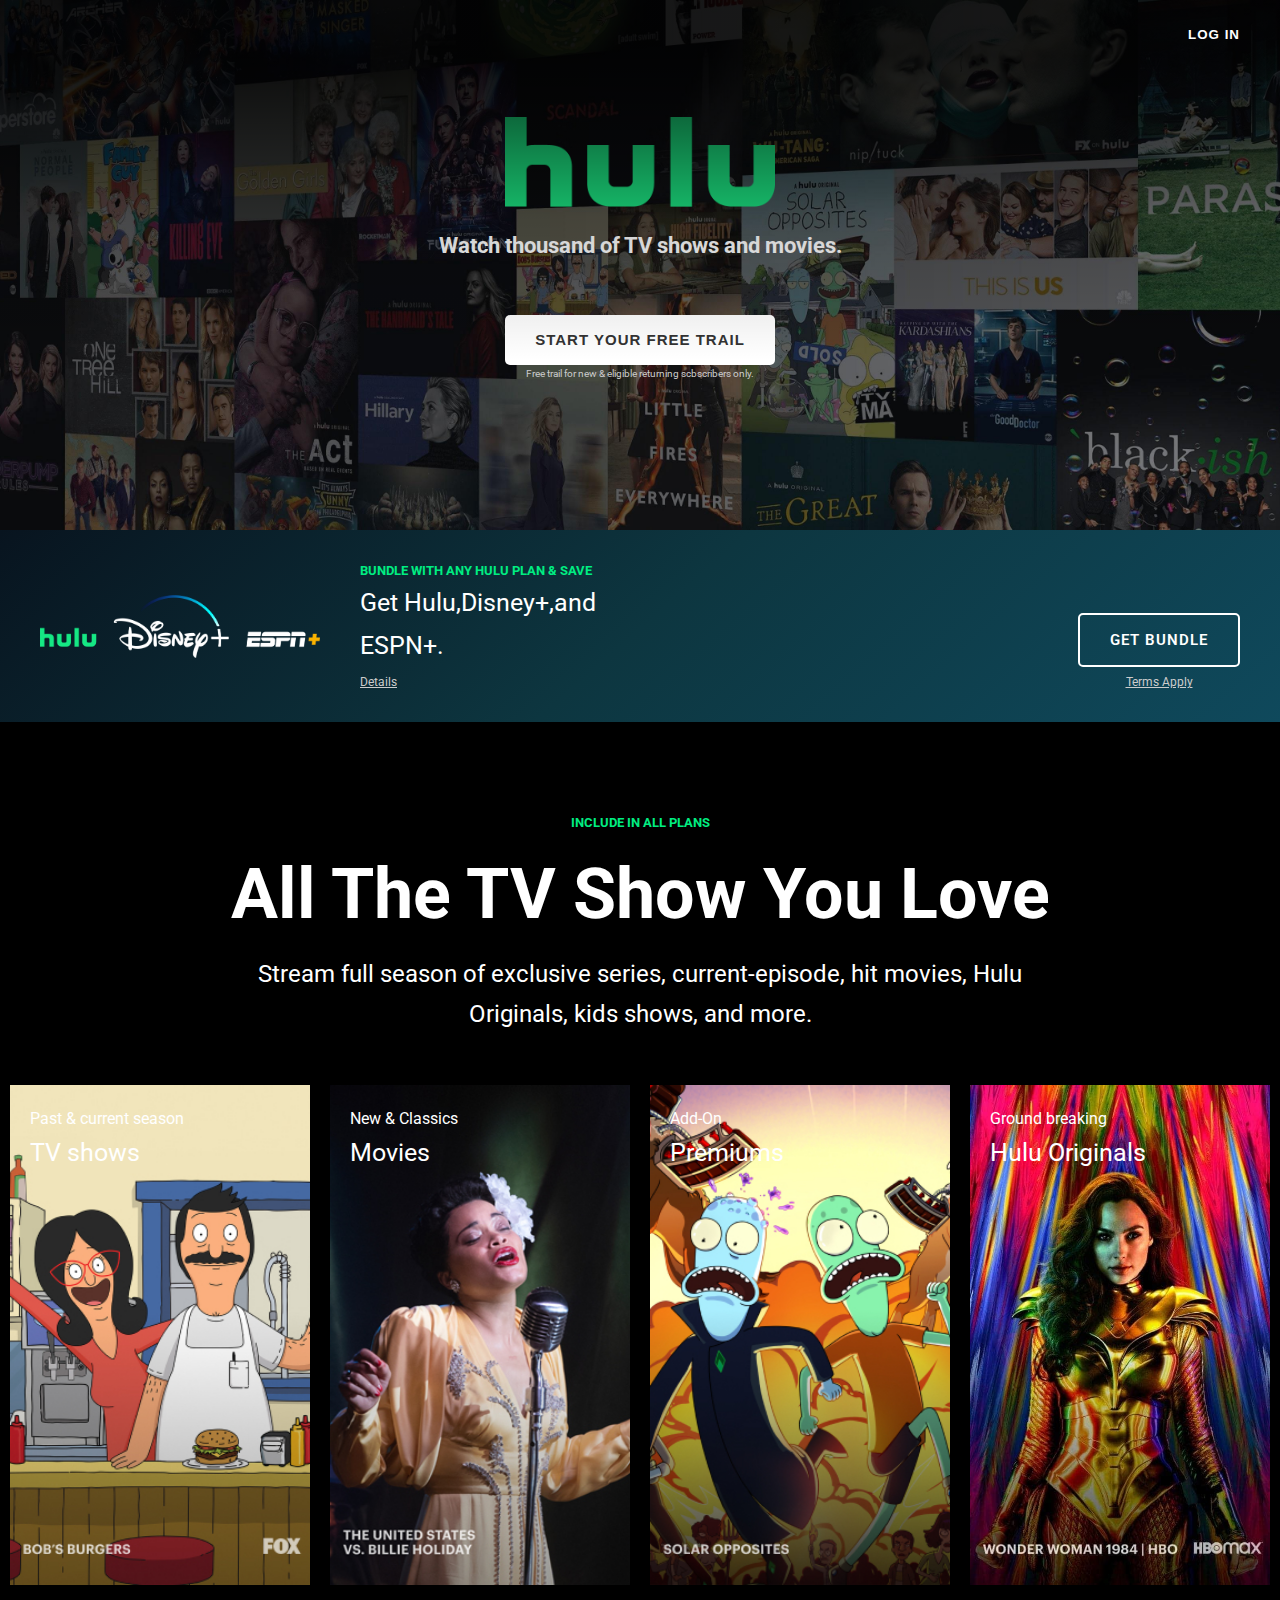
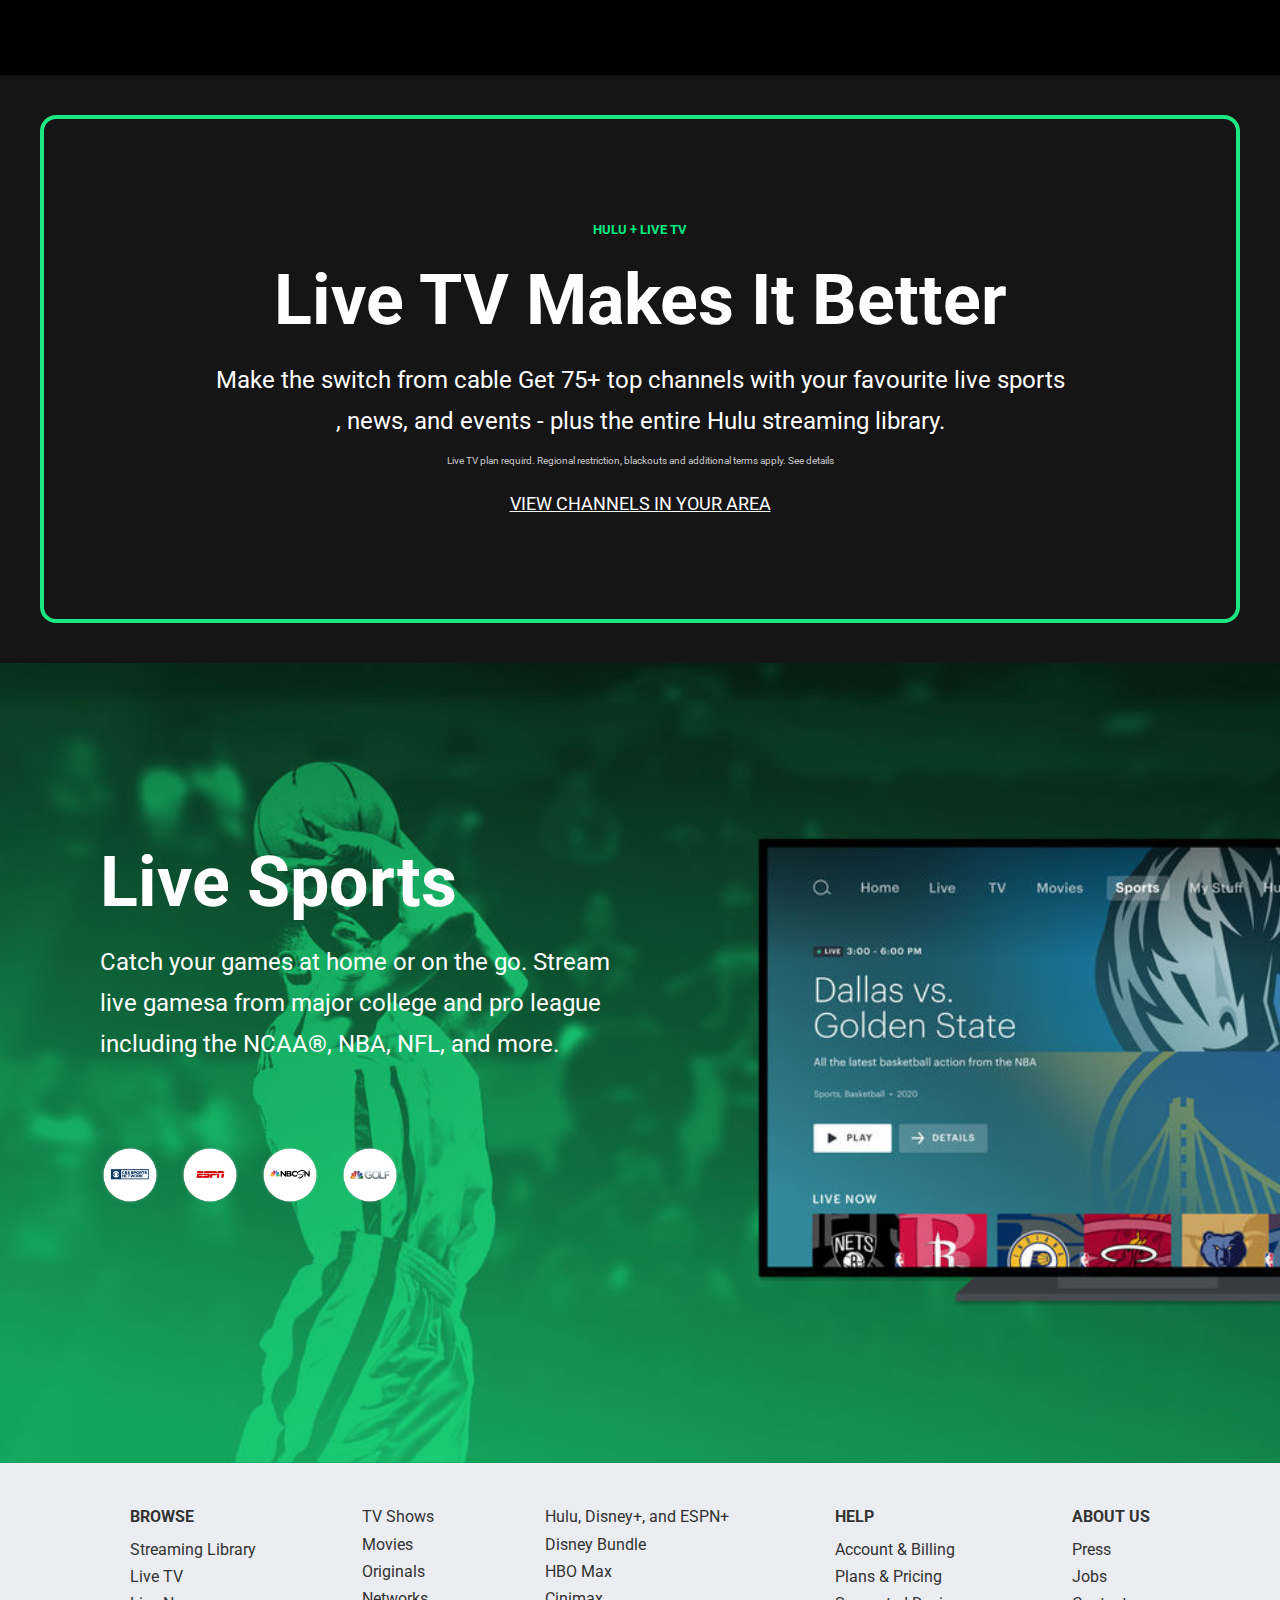
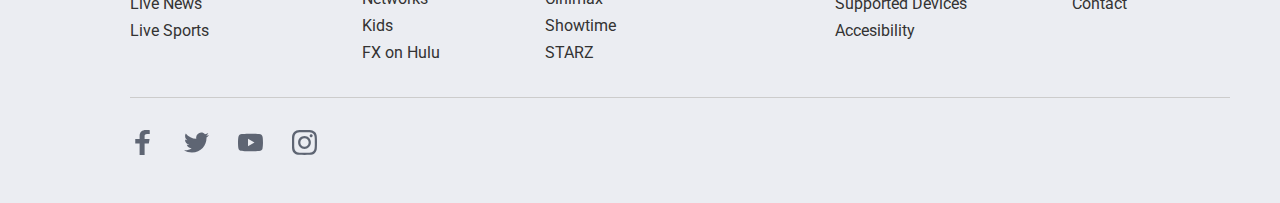
<file: Octanet/index.html>
<!DOCTYPE html>
<html lang="en">
<head>
    <meta charset="UTF-8">
    <meta name="viewport" content="width=device-width, initial-scale=1.0">
    <link rel="stylesheet" href="css/style.css" />
    <title>Stream TV and Movies Line and Online | Hulu</title>
    </head>
    <body>
        <header class="header">
            <nav>
                <ul>
                    <li>
                        <button class="login-btn">Log In</button>
                    </li>
                </ul>
            </nav>
            <div class="header-content">
                <h4></h4>
                <img src="img/logo.png" alt="Hulu" class="logo">
                <div class="header-text-1">Watch thousand of TV shows and movies.</div>
                <div class="header-text-2">
                   
                </div>
                <button class="btn btn-cta">START YOUR FREE TRAIL</button>
                <div class="legal-text">Free trail for new & eligible returning scbscribers only.</div>
            </div>
        </header>
        <section class="sub-header">
            <img src="img/logos.png" alt="">
            <div>
                <h4>Bundle with any Hulu plan & save</h4>
                <h3>Get Hulu,Disney+,and ESPN+.</h3>
                <a href="#" class="sub-links">Details</a>
            </div>
            <div>
                <a href="#" class="btn btn-outline">Get Bundle</a>
                <a href="#" class="sub-links">Terms Apply</a>
            </div>
        </section>

        <section class="categories">
            <h4>Include in all plans</h4>
            <div class="text-xl">All The TV Show You Love</div>
            <div class="sub-text">Stream full season of exclusive series,
                 current-episode, hit movies, Hulu Originals, kids shows, and more.</div>
            <div class="covers">
                <div class="cover-1">
                    <div class="cover-gard"></div>
                    <div class="cover-text">
                        <div class="sub-title">Past & current season</div>
                        <h3>TV shows</h3>
                    </div>
                </div>
                <div class="cover-2">
                    <div class="cover-gard"></div>
                    <div class="cover-text">
                        <div class="sub-title">New & Classics</div>
                        <h3>Movies</h3>
                    </div>
                </div>
                <div class="cover-3">
                    <div class="cover-gard"></div>
                    <div class="cover-text">
                        <div class="sub-title">Add-On</div>
                        <h3>Premiums</h3>
                    </div>
                </div>
                <div class="cover-4">
                    <div class="cover-gard"></div>
                    <div class="cover-text">
                        <div class="sub-title">Ground breaking</div>
                        <h3>Hulu Originals</h3>
                    </div>
                </div>
            </div>
        </section>

        <section class="live">
            <div class="live-border">
                <h4>Hulu + Live TV</h4>
                <div class="text-xl">Live TV Makes It Better</div>
                <div class="sub-text">Make the switch from cable Get 75+ top channels with your favourite live sports , news, and  events - plus the entire Hulu streaming library.</div>
                <div class="legal-text">Live TV plan requird. Regional restriction, blackouts and additional terms apply. See details</div>
                <a href="#">View Channels In Your Area</a>
            </div>
        </section>
        <section class="live-sports">
            <div class="live-sports-content">
                <div class="text-xl">Live Sports</div>
                <div class="sub-text">Catch your games at home or on the go. Stream live gamesa from major college and pro league including the NCAA®, NBA, NFL, and more.</div>

                <div class="live-sports-logos">
                    <div>
                        <img src="img/live-sports-logo-1.png" alt="">
                    </div>
                    <div>
                        <img src="img/live-sports-logo-2.png" alt="">
                    </div>
                    <div>
                        <img src="img/live-sports-logo-3.svg" alt="">
                    </div>
                    <div>
                        <img src="img/live-sports-logo-4.png" alt="">
                    </div>
                </div>
            </div>
        </section>
        <footer class="footer">
            <div class="footer-container">
                <div class="footer-list">
                    <ul>
                        <li class="list-head">BROWSE</li>
                        <li><a href="#">Streaming Library</a></li>
                        <li><a href="#">Live TV</a></li>
                        <li><a href="#">Live News</a></li>
                        <li><a href="#">Live Sports</a></li>
                      </ul>
                      <ul>
                        <li><a href="#">TV Shows</a></li>
                        <li><a href="#">Movies</a></li>
                        <li><a href="#">Originals</a></li>
                        <li><a href="#">Networks</a></li>
                        <li><a href="#">Kids</a></li>
                        <li><a href="#">FX on Hulu</a></li>
                      </ul>
                      <ul>
                        <li><a href="#">Hulu, Disney+, and ESPN+</a></li>
                        <li><a href="#">Disney Bundle</a></li>
                        <li><a href="#">HBO Max</a></li>
                        <li><a href="#">Cinimax</a></li>
                        <li><a href="#">Showtime</a></li>
                        <li><a href="#">STARZ</a></li>
                      </ul>
                      <ul>
                        <li class="list-head">HELP</li>
                        <li><a href="#">Account & Billing</a></li>
                        <li><a href="#">Plans & Pricing</a></li>
                        <li><a href="#">Supported Devices</a></li>
                        <li><a href="#">Accesibility</a></li>
                      </ul>
                      <ul>
                        <li class="list-head">ABOUT US</li>
                        <li><a href="#">Press</a></li>
                        <li><a href="#">Jobs</a></li>
                        <li><a href="#">Contact</a></li>
                      </ul>
                </div>
                <div class="divider"></div>
                <div class="social-icons">
                    <a href="#"><img src="img/facebook.svg" alt="" /></a>
                    <a href="#"><img src="img/twitter.svg" alt="" /></a>
                    <a href="#"><img src="img/youtube.svg" alt="" /></a>
                    <a href="#"><img src="img/instagram.svg" alt="" /></a>
                </div>
            </div>
        </footer>
        <div class="modal">
            <div class="modal-box">
                <div class="modal-body">
                    <h3>Log In</h3>
                    <form >
                        <div class="form-control">
                            <label for="email">Email</label>
                            <input type="email" id="email">
                        </div>
                        <div class="form-control">
                            <label for="password">Password</label>
                            <input type="password" id="password">
                        </div>
                        <p>
                            <a href="#">Forgot your email or password</a>
                        </p>
                        <button class="btn btn-dark">Log In</button>
                    </form>
                </div>
                <div class="modal-footer">
                    <p>Don't have an Account? <a href="#">Start your free trail</a></p>
                </div>
            </div>
            <img class="close" src="img/close.svg" alt="close">

        </div>
        <script src="js/main.js"></script>
  </body>
</html>
</file>
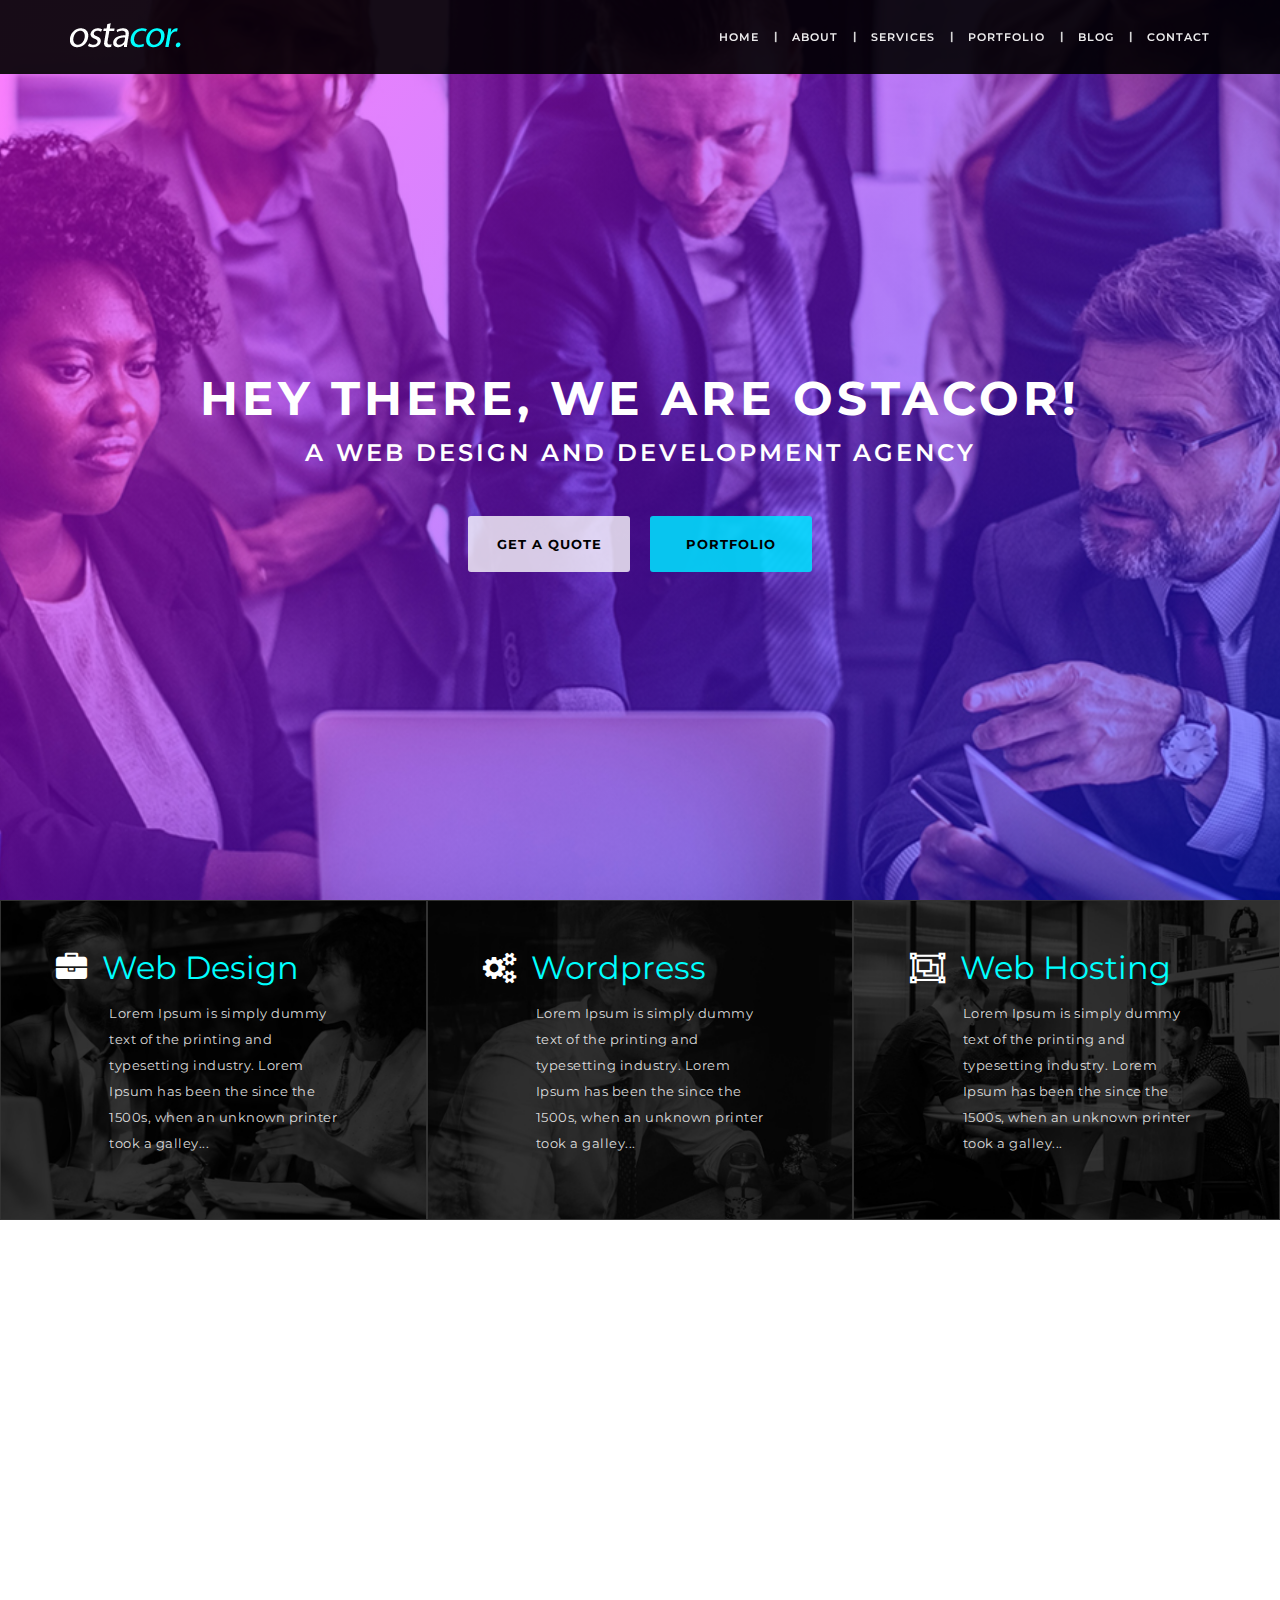
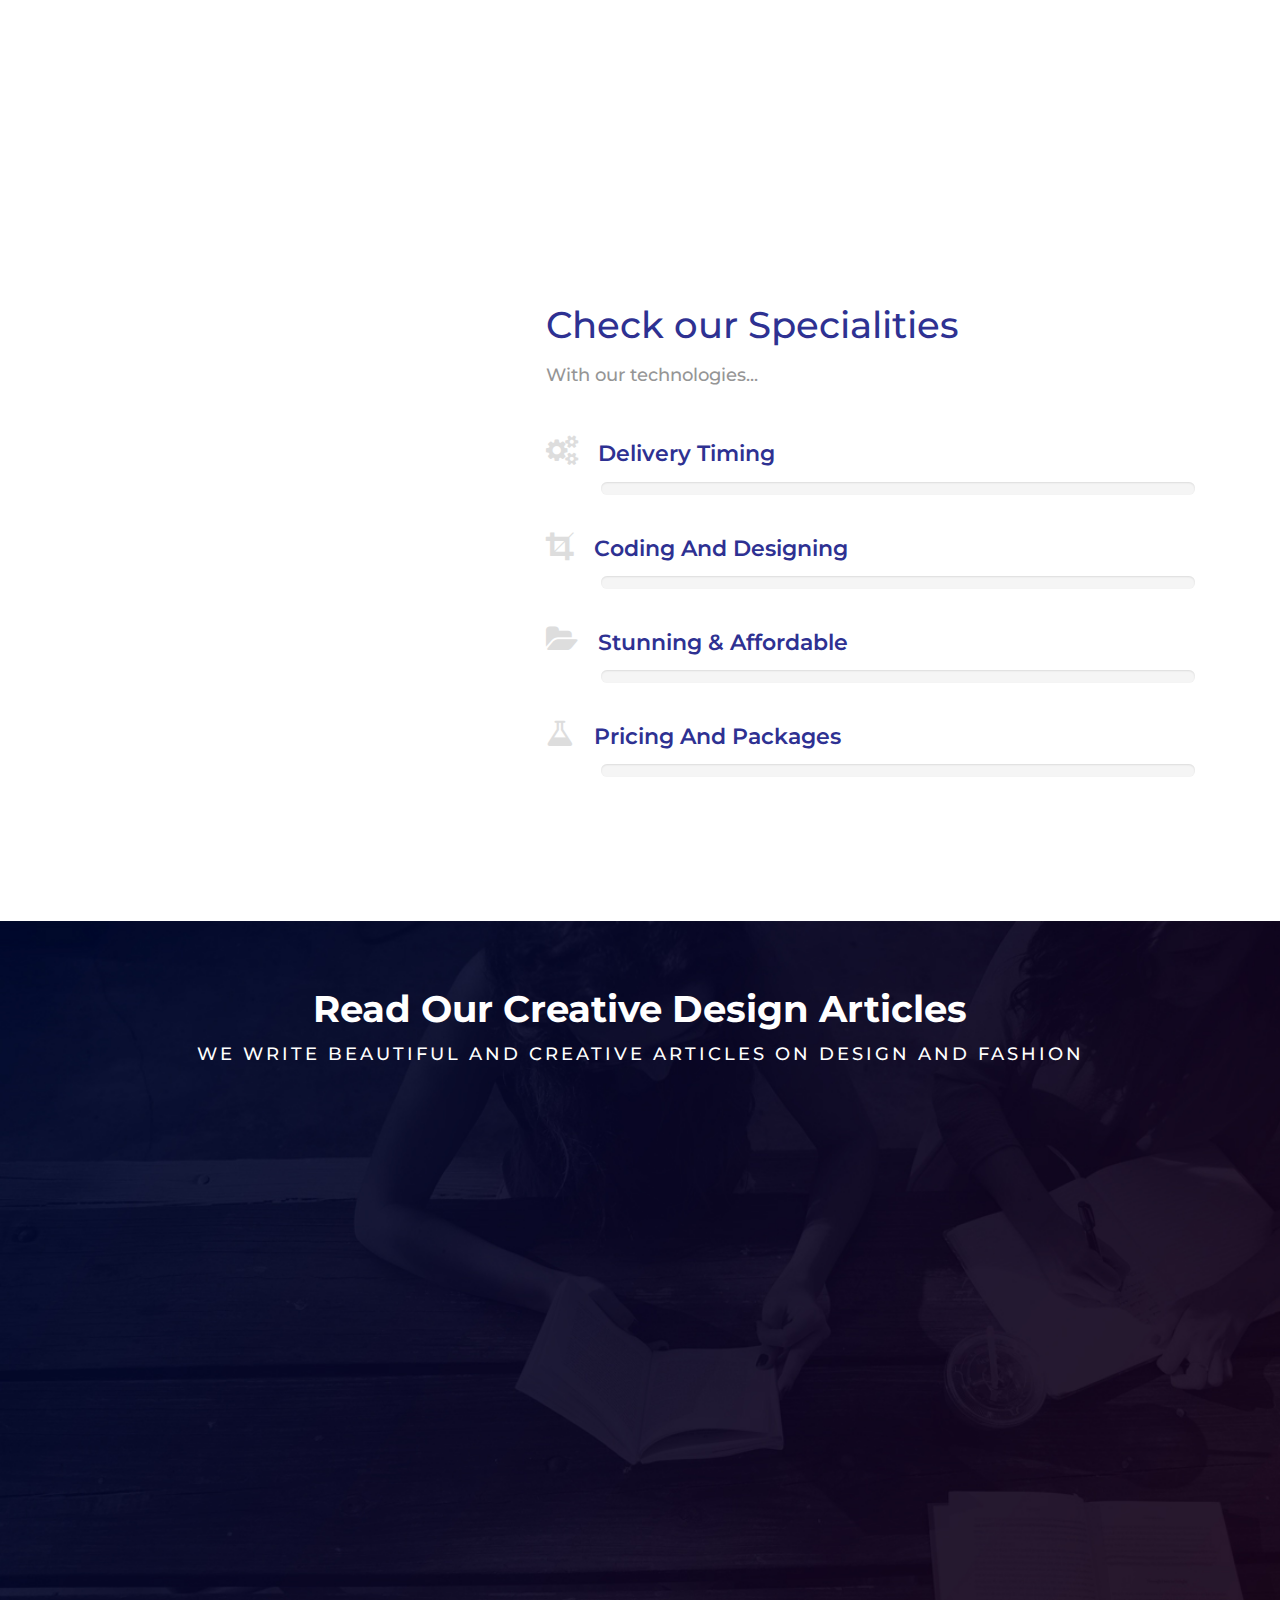
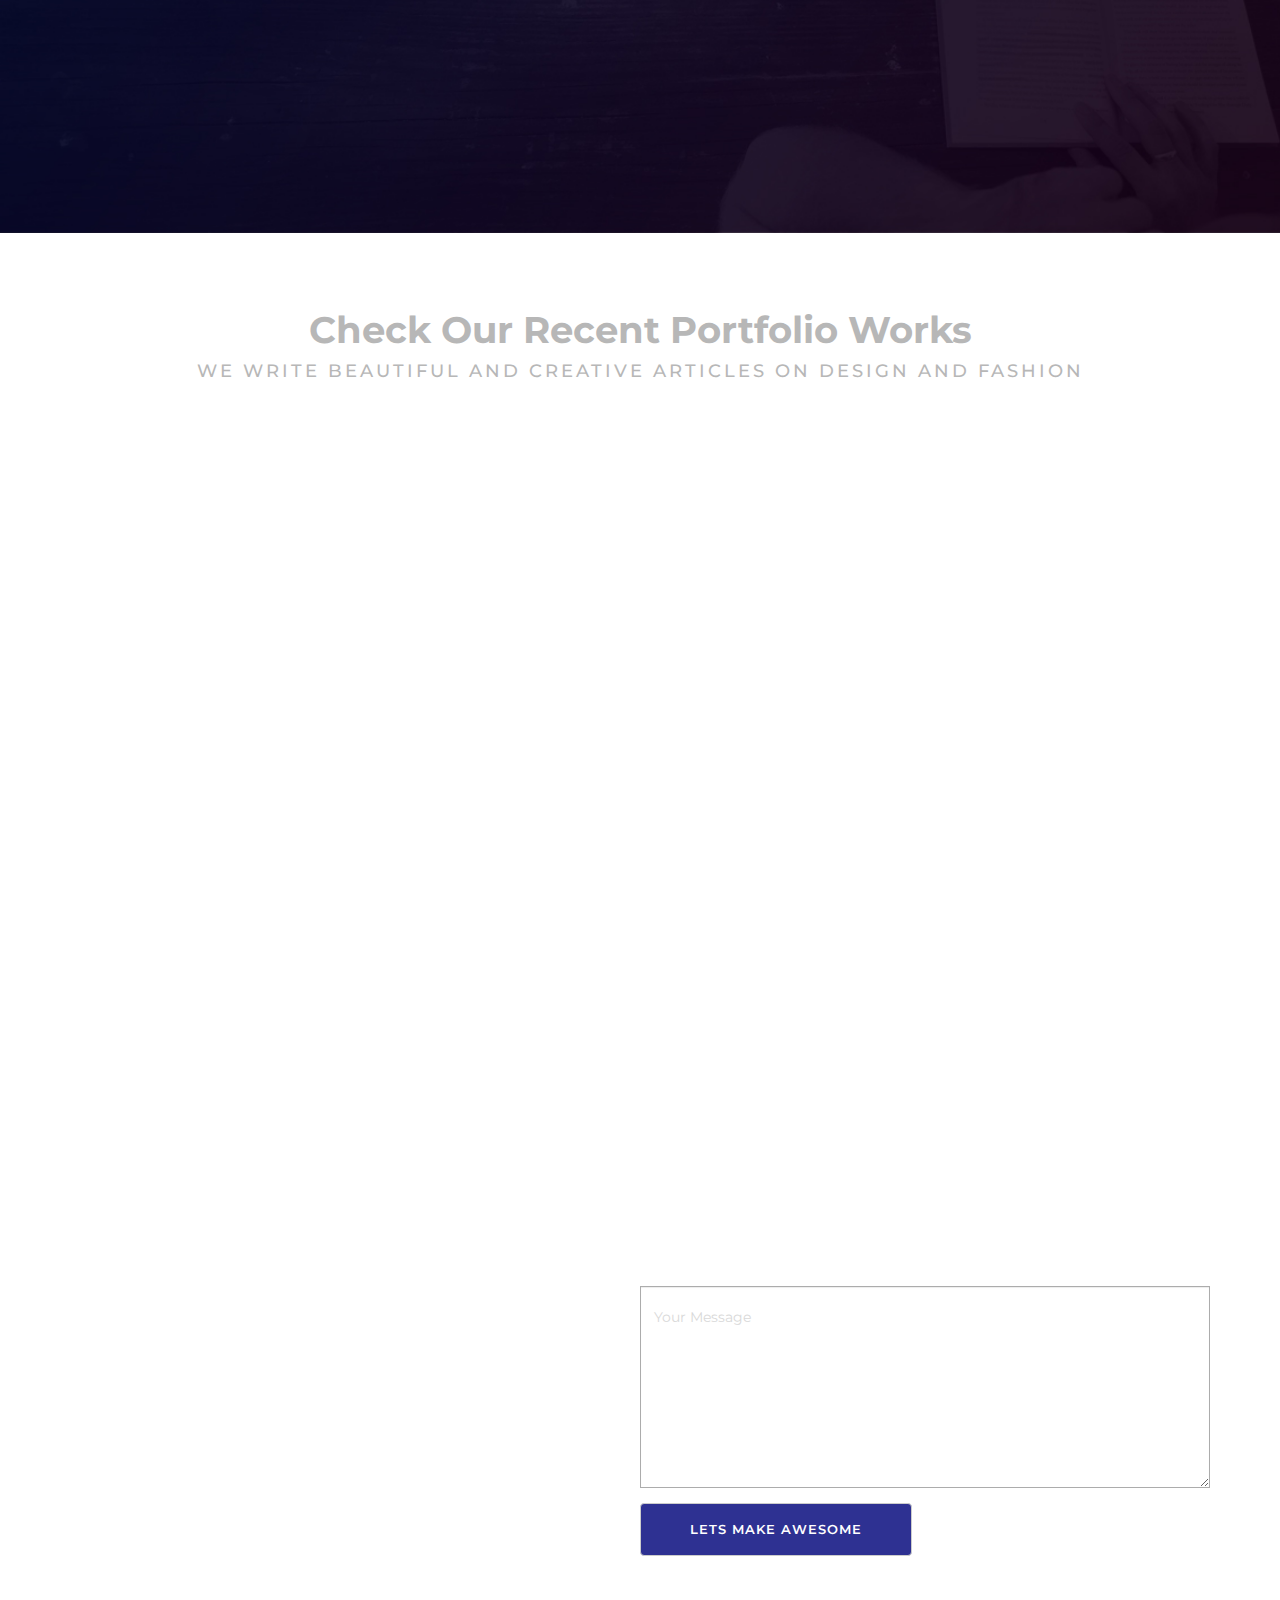
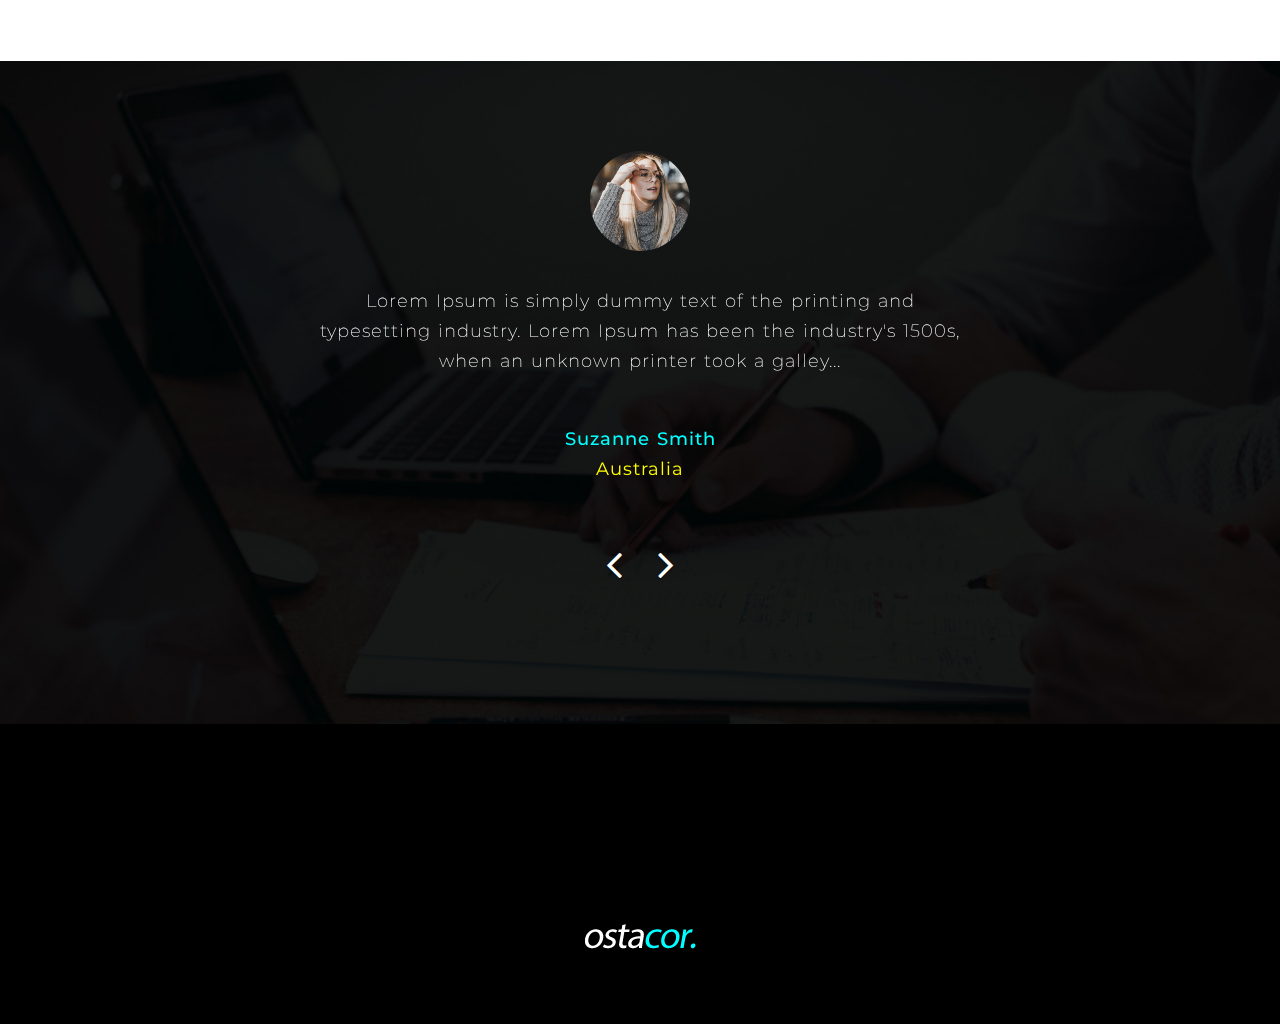
<file: Ostacor-master/index.html>
<!DOCTYPE html>
<html lang="en">
  <head>
   <!-- Meta Tags -->
    <meta charset="utf-8">
    <meta http-equiv="X-UA-Compatible" content="IE=edge">
    <meta name="description" content="ostacor">
    <meta name="keywords" content="HTML,CSS,JavaScript,jquery">
    <meta name="author" content="">
    <meta name="viewport" content="width=device-width, initial-scale=1">
         
          <title>ostacor</title>
          <!-- bootstrap -->
          <link href="css/bootstrap.min.css" rel="stylesheet">
          <!-- Custom CSS: custom Styles -->
          <link href="css/animate.css" rel="stylesheet">
          <link href="css/viewbox.css" rel="stylesheet">
          <link href="css/main.css" rel="stylesheet">

          <!-- Google Font and font-awesome -->
          <link href="https://cdnjs.cloudflare.com/ajax/libs/font-awesome/4.7.0/css/font-awesome.css" rel="stylesheet">
          <link href="https://fonts.googleapis.com/css?family=Montserrat:100,100i,200,300,400,400i,500,500i,600,700,900" rel="stylesheet">
                
          <!-- HTML5 shim and Respond.js for IE8 support of HTML5 elements and media queries -->
          <!-- WARNING: Respond.js doesn't work if you view the page via file:// -->
          <!--[if lt IE 9]>
           
            <script src="https://oss.maxcdn.com/html5shiv/3.7.3/html5shiv.min.js"></script>
            <script src="https://oss.maxcdn.com/respond/1.4.2/respond.min.js"></script>
          <![endif]-->
  </head>
  
<!-- Body Start-->
<body>
<!-- Navbar Start-->
    <!-- Navigation -->
    <nav class="navbar navbar-inverse navbar-fixed-top">
        <div class="container">
            <!-- Brand -->
            <div class="navbar-header">
                <button type="button" class="navbar-toggle collapsed" data-toggle="collapse" data-target="#navbar-collapse" aria-expanded="false">
                    <span class="sr-only">Toggle navigation</span>
                    <span class="icon-bar"></span>
                    <span class="icon-bar"></span>
                    <span class="icon-bar"></span>
                </button>
                <a class="navbar-brand" href="index.html"><img src="images/logo.png" alt="logo"></a>
            </div>
            <div class="collapse navbar-collapse" id="navbar-collapse">
                <!-- Nav links -->
                <ul class="nav navbar-nav navbar-right">
                   <li><a href="index.html">home</a></li>
                   <li class="hidden-xs">|</li>
                   <li><a href="about.html">About</a></li>
                   <li class="hidden-xs">|</li>
                   <li><a href="services.html">services</a></li>
                   <li class="hidden-xs">|</li>
                   <li><a href="portfolio.html">portfolio</a></li>
                   <li class="hidden-xs">|</li>
                   <li><a href="blog.html">Blog</a></li>
                   <li class="hidden-xs">|</li>
                   <li><a href="contact.html">contact</a></li>
                </ul>
            </div>
        </div>
    </nav>
<!-- Navbar Ended-->

<!-- Jumbotron Start-->
<div class="text-center banner">
  <div class="gradient"></div>
        <div class="row">
            <div class="col-md-12">
                <h1 data-aos="fade-down" data-aos-easing="linear" data-aos-duration="600">Hey There, We Are Ostacor!</h1>
                <p data-aos="fade-down" data-aos-easing="linear" data-aos-duration="600">a web design and development agency</p>
                <p><a href="#" target="_blank" class="btn btn-primary" role="button" data-aos="fade-right" data-aos-duration="900" data-aos-delay="200">get a quote</a>
                <a href="#" target="_blank" class="btn btn-success" role="button" data-aos="fade-left" data-aos-duration="900" data-aos-delay="400">portfolio</a></p>
            </div>
        </div>
</div>
<!-- Jumbotron Ended -->

<!-- About SEction Start -->
<section class="about">
    <div class="row">
        <div class="col-lg-4 col-md-4 col-sm-4 col-xs-12 col">
          <div class="item">
           <img src="images/image-1.jpg" alt="about" style="width:100%;">
           <div class="text-block">
              <i class="fa fa-briefcase" aria-hidden="true"></i><a href="#"><span>Web Design</span></a>
              <div class="inner-contant">
               <p>Lorem Ipsum is simply dummy text of the printing and typesetting industry. Lorem Ipsum has been the since the 1500s, when an unknown printer took a galley...</p>
              </div>
           </div>
          </div>
        </div>
        <div class="col-lg-4 col-md-4 col-sm-4 col-xs-12 col">
          <div class="item">
           <img src="images/image-2.jpg" alt="Nature" style="width:100%;">
           <div class="text-block">
              <i class="fa fa-cogs" aria-hidden="true"></i><a href="#"><span>Wordpress</span></a>
              <div class="inner-contant">
               <p>Lorem Ipsum is simply dummy text of the printing and typesetting industry. Lorem Ipsum has been the since the 1500s, when an unknown printer took a galley...</p>
              </div>
           </div>
          </div>
        </div>
        <div class="col-lg-4 col-md-4 col-sm-4 col-xs-12 col">
          <div class="item">
           <img src="images/image-3.jpg" alt="Nature" style="width:100%;">
           <div class="text-block">
              <i class="fa fa-object-group" aria-hidden="true"></i><a href="#"><span>Web Hosting</span></a>
              <div class="inner-contant">
               <p>Lorem Ipsum is simply dummy text of the printing and typesetting industry. Lorem Ipsum has been the since the 1500s, when an unknown printer took a galley...</p>
              </div>
           </div>
          </div>
        </div>
    </div>
</section>
<!-- About Section Ended -->

<!-- Technologies Section Start -->
<div class="technologies">
  <div class="container">
      <div class="row">
          <div class="col-xs-12 co-sm-12 col-md-4 col-lg-4 col">
            <div class="view-technologie" data-aos="fade-left" data-aos-duration="1000">
               <h2>Hello and Welcome</h2>
               <h4>with our technologies...</h4>
               <p>Lorem Ipsum is simply dummy text of the printing and typesetting industry. Lorem Ipsum has been 1500s, scrambled it to make specimen book.</p>
               <button class="btn btn-default pull-left" type="submit">view full services list</button>
            </div>
          </div>
          <div class="col-lg-4 col-md-4 col-sm-6 col-xs-12 col">
            <div class="technologie" data-aos="fade-left" data-aos-duration="1000">
              <i class="fa fa-bar-chart" aria-hidden="true"></i>
              <h3>Stunning & Affordable</h3>
              <p>Lorem Ipsum is simply dummy text of the printing and typesetting industry. Lorem make specimen book. t has survived not only five centuries...</p>
            </div>
          </div>
          <div class="col-lg-4 col-md-4 col-sm-6 col-xs-12 col">
            <div class="technologie" data-aos="fade-left" data-aos-duration="2000">
              <i class="fa fa-clipboard" aria-hidden="true"></i>
              <h3>Stunning & Affordable</h3>
              <p>Lorem Ipsum is simply dummy text of the printing and typesetting industry. Lorem make specimen book. t has survived not only five centuries...</p>
            </div>
          </div>
          <div class="col-lg-4 col-md-4 col-sm-6 col-xs-12 col">
            <div class="technologie" data-aos="fade-left" data-aos-duration="1000">
              <i class="fa fa-line-chart" aria-hidden="true"></i>
              <h3>Stunning & Affordable</h3>
              <p>Lorem Ipsum is simply dummy text of the printing and typesetting industry. Lorem make specimen book. t has survived not only five centuries...</p>
            </div>
          </div>
          <div class="col-lg-4 col-md-4 col-sm-6 col-xs-12 col">
            <div class="technologie" data-aos="fade-left" data-aos-duration="2000">
              <i class="fa fa-object-group" aria-hidden="true"></i>
              <h3>Stunning & Affordable</h3>
              <p>Lorem Ipsum is simply dummy text of the printing and typesetting industry. Lorem make specimen book. t has survived not only five centuries...</p>
            </div>
          </div>
      </div>
  </div>
</div>
<!-- Technologies Section Ended -->

<!-- Specialities Section Start -->
<section class="specialities">
      <div class="row">
         <div class="col-xs-12 col-sm-6 col-md-5">
          <div class="image" data-aos="zoom-in" data-aos-duration="1000"></div>
         </div>
        <div class="col-xs-12 col-sm-6 col-md-7 inner-content">
               <div class="part">
                <h2>Check our Specialities</h2>
                <h4>With our technologies...</h4>
                   <div class="specialitie">
                     <h3 ><a><i class="fa fa-cogs" aria-hidden="true"></i>Delivery Timing</a></h3>
                     <div class="progress">
                        <div class="progress-bar" data-aos="fade-right" data-aos-duration="1000" role="progressbar" aria-valuenow="70" aria-valuemin="0" aria-valuemax="100" style="width:90%">
                        </div>
                     </div>
                  </div>
                   <div class="specialitie">
                     <h3 ><a><i class="fa fa-crop" aria-hidden="true"></i>Coding and Designing</a></h3>  
                     <div class="progress">
                        <div class="progress-bar" data-aos="fade-right" data-aos-duration="1000" role="progressbar" aria-valuenow="70" aria-valuemin="0" aria-valuemax="100" style="width:75%">
                        </div>
                     </div>   
                  </div>
                   <div class="specialitie">
                     <h3 ><a><i class="fa fa-folder-open" aria-hidden="true"></i>Stunning & Affordable</a></h3>
                     <div class="progress">
                        <div class="progress-bar" data-aos="fade-right" data-aos-duration="1000" role="progressbar" aria-valuenow="70" aria-valuemin="0" aria-valuemax="100" style="width:85%">
                        </div>
                     </div>
                  </div>
                   <div class="specialitie">
                     <h3 ><a><i class="fa fa-flask" aria-hidden="true"></i>Pricing and Packages</a></h3>
                     <div class="progress">
                        <div class="progress-bar" data-aos="fade-right" data-aos-duration="1000" role="progressbar" aria-valuenow="70" aria-valuemin="0" aria-valuemax="100" style="width:100%">
                        </div>
                     </div>
                  </div>
             </div>
        </div>
      </div>
</section>
<!-- Specialities Section Ended-->

<!-- Team Section Start -->
<section class="team">
        <h4>Read Our Creative Design Articles</h4>
        <h6>we write beautiful and creative articles on design and fashion</h6>
          <div class="row">
              <div class="col-lg-3 col-md-3 col-sm-6 col-xs-12 col" data-aos="fade-up" data-aos-easing="linear" data-aos-duration="500">
                   <a href="blog_single.html"><img src="images/team-1.jpg" class="img-responsive"></a>
                 <div class="inner-contant">
                   <h3><a href="blog_single.html">A man enjoying kayaking in the river of usa</a></h3>
                   <h5>Lorem Ipsum is simply dummy text of the printing and typesetting book. t has survived not only fivand the only ise centuries...</h5>
                   <p><a href="blog_single.html">+ read more</a></p>
                 </div>
              </div>
              <div class="col-lg-3 col-md-3 col-sm-6 col-xs-12 col" data-aos="fade-up" data-aos-easing="linear" data-aos-duration="500" data-aos-delay="500">
                  <a href="blog_single.html"><img src="images/team-2.jpg" class="img-responsive"></a>
                <div class="inner-contant">
                  <h3><a href="blog_single.html">A man enjoying kayaking in the river of usa</a></h3>
                  <h5>Lorem Ipsum is simply dummy text of the printing and typesetting book. t has survived not only fivand the only ise centuries...</h5>
                  <p><a href="blog_single.html">+ read more</a></p>
                </div>
              </div>
              <div class="col-lg-3 col-md-3 col-sm-6 col-xs-12 col" data-aos="fade-up" data-aos-easing="linear" data-aos-duration="500" data-aos-delay="1000">
                  <a href="blog_single.html"><img src="images/team-3.jpg" class="img-responsive"></a>
                <div class="inner-contant">
                <h3><a href="blog_single.html">A man enjoying kayaking in the river of usa</a></h3>
                <h5>Lorem Ipsum is simply dummy text of the printing and typesetting book. t has survived not only fivand the only ise centuries...</h5>
                <p><a href="blog_single.html">+ read more</a></p>
                </div>
              </div>
              <div class="col-lg-3 col-md-3 col-sm-6 col-xs-12 col" data-aos="fade-up" data-aos-easing="linear" data-aos-duration="500" data-aos-delay="1500">
                  <a href="blog_single.html"><img src="images/team-4.jpg" class="img-responsive"></a>
                <div class="inner-contant">
                <h3><a href="blog_single.html">A man enjoying kayaking in the river of usa</a></h3>
                <h5>Lorem Ipsum is simply dummy text of the printing and typesetting book. t has survived not only fivand the only ise centuries...</h5>
                <p><a href="blog_single.html">+ read more</a></p>
                </div>
              </div>
          </div>
</section>
<!-- Team Ended -->

<!-- Services Start -->
<section class="services">
       <h3>Check Our Recent Portfolio Works</h3>
       <h4>we write beautiful and creative articles on design and fashion</h4>
			<div class="row" data-aos="fade-right" data-aos-anchor-placement="bottom-bottom" data-aos-duration="1000">
				<div class="col-xs-12 col-sm-6 col-md-3">
					<a href="images/Portfolio-1.jpg" class="thumbnail">
						<img src="images/Portfolio-1.jpg" alt="">
				         <div class="overlay">
                           <div class="icon"><i class="fa fa-search" aria-hidden="true"></i><span>view full</span></div>
                         </div>
					</a>
				</div>
				<div class="col-xs-12 col-sm-6 col-md-3">
					<a href="images/Portfolio-2.jpg" class="thumbnail">
						<img src="images/Portfolio-2.jpg" alt="">
				         <div class="overlay">
                           <div class="icon"><i class="fa fa-search" aria-hidden="true"></i><span>view full</span></div>
                         </div>
					</a>
				</div>
				<div class="col-xs-12 col-sm-6 col-md-3">
					<a href="images/Portfolio-3.jpg" class="thumbnail">
						<img src="images/Portfolio-3.jpg" alt="">
				         <div class="overlay">
                           <div class="icon"><i class="fa fa-search" aria-hidden="true"></i><span>view full</span></div>
                         </div>
					</a>
				</div>
				<div class="col-xs-12 col-sm-6 col-md-3">
					<a href="images/Portfolio-4.jpg" class="thumbnail">
						<img src="images/Portfolio-4.jpg" alt="">
				         <div class="overlay">
                           <div class="icon"><i class="fa fa-search" aria-hidden="true"></i><span>view full</span></div>
                         </div>
					</a>
				</div>
			</div>
			<div class="row" data-aos="fade-left" data-aos-anchor-placement="bottom-bottom" data-aos-duration="1000">
				<div class="col-xs-12 col-sm-6 col-md-3">
					<a href="images/Portfolio-5.jpg" class="thumbnail">
						<img src="images/Portfolio-5.jpg" alt="">
				         <div class="overlay">
                           <div class="icon"><i class="fa fa-search" aria-hidden="true"></i><span>view full</span></div>
                         </div>
					</a>
				</div>
				<div class="col-xs-12 col-sm-6 col-md-3">
					<a href="images/Portfolio-6.jpg" class="thumbnail">
						<img src="images/Portfolio-6.jpg" alt="">
				         <div class="overlay">
                           <div class="icon"><i class="fa fa-search" aria-hidden="true"></i><span>view full</span></div>
                         </div>
					</a>
				</div>
				<div class="col-xs-12 col-sm-6 col-md-3">
					<a href="images/Portfolio-7.jpg" class="thumbnail">
						<img src="images/Portfolio-7.jpg" alt="">
				         <div class="overlay">
                           <div class="icon"><i class="fa fa-search" aria-hidden="true"></i><span>view full</span></div>
                         </div>
					</a>
				</div>
				<div class="col-xs-12 col-sm-6 col-md-3">
					<a href="images/Portfolio-8.jpg" class="thumbnail">
						<img src="images/Portfolio-8.jpg" alt="">
				         <div class="overlay">
                           <div class="icon"><i class="fa fa-search" aria-hidden="true"></i><span>view full</span></div>
                         </div>
					</a>
				</div>
			</div>
</section>
<!-- Services Ended-->

<!-- Contact Section Start -->
<section class="contact">
<div class="container">
  <div class="row">
    <div class="col-sm-6 col" data-aos="fade-right" data-aos-anchor-placement="bottom-bottom" data-aos-duration="1000">
         <h3>Have a Project in Mind?</h3>
         <h4>lets make something awesome</h4>
         <p>Lorem Ipsum is simply dummy text of the printing and typesetting industry. Lorem Ipsum has been 1500s, scrambled it to make specimen book.</p>
    <address>
         <p><i class="fa fa-map-marker" aria-hidden="true"></i> 204, Eastwood, America</p>
         <p><i class="fa fa-clock-o" aria-hidden="true"><span></span></i>10:00 am - 11:00 pm</p>
         <p><i class="fa fa-phone" aria-hidden="true"></i>800 1234 5678</p>
     </address>
    </div>
    <form>
    <div class="col-sm-6 col">
      <div class="row" data-aos="fade-left" data-aos-anchor-placement="bottom-bottom" data-aos-duration="1000">
        <div class="col-sm-6 col form-group">
          <input class="form-control" placeholder="Your Name" type="text" required />
        </div>
        <div class="col-sm-6 col form-group">
          <input class="form-control" placeholder="Your Email Id" type="email" required />
        </div>
      </div>
      <textarea class="form-control" placeholder="Your Message" rows="8" required></textarea>
      <div class="row">
        <div class="col-sm-12 col form-group">
          <button type="submit" class="btn btn-default pull-left">lets make awesome</button>
        </div>
      </div>
    </div>
    </form>
  </div>
</div>
</section>
<!-- Contact Section Ended -->

<!-- customer Section Start -->
<section class="customers">   				
	<div class="container">
		<div class="row">
			<div class="col-md-8 col-md-offset-2">
				<div class="carousel slide" id="fade-quote-carousel">
				  <!-- Carousel items -->
				  <div class="carousel-inner" role="listbox">
				    <div class="item">
                            <img class="profile-circle" src="images/customer-1.jpg" alt="">
				    	<blockquote>
				    		<p>Lorem Ipsum is simply dummy text of the printing and typesetting industry. Lorem Ipsum has been the industry's 1500s, when an unknown printer took a galley...<span class="name">Suzanne Smith</span><span class="city">Australia</span></p>
				    	</blockquote>
				    </div>
				    <div class="item">
                            <img class="profile-circle" src="images/customer-2.jpg" alt="">
				    	<blockquote>
				    		<p>Lorem Ipsum is simply dummy text of the printing and typesetting industry. Lorem Ipsum has been the industry's 1500s, when an unknown printer took a galley...<span class="name">Suzanne Smith</span><span class="city">Australia</span></p>
				    	</blockquote>
				    </div>
				    <div class="active item">
                            <img class="profile-circle" src="images/customer-3.jpg" alt="">
				    	<blockquote>
				    		<p>Lorem Ipsum is simply dummy text of the printing and typesetting industry. Lorem Ipsum has been the industry's 1500s, when an unknown printer took a galley...<span class="name">Suzanne Smith</span><span class="city">Australia</span></p>
				    	</blockquote>
				    </div>
                    <div class="item">
                            <img class="profile-circle" src="images/customer-4.jpg" alt="">
    			    	<blockquote>
				    		<p>Lorem Ipsum is simply dummy text of the printing and typesetting industry. Lorem Ipsum has been the industry's 1500s, when an unknown printer took a galley...<span class="name">Suzanne Smith</span><span class="city">Australia</span></p>
				    	</blockquote>
				    </div>
                    <div class="item">
                            <img class="profile-circle" src="images/customer-5.jpg" alt="">
    			    	<blockquote>
				    		<p>Lorem Ipsum is simply dummy text of the printing and typesetting industry. Lorem Ipsum has been the industry's 1500s, when an unknown printer took a galley...<span class="name">Suzanne Smith</span><span class="city">Australia</span></p>
				    	</blockquote>
				    </div>
                    <div class="item">
                            <img class="profile-circle" src="images/customer-6.jpg" alt="">
    			    	<blockquote>
				    		<p>Lorem Ipsum is simply dummy text of the printing and typesetting industry. Lorem Ipsum has been the industry's 1500s, when an unknown printer took a galley...<span class="name">Suzanne Smith</span><span class="city">Australia</span></p>
				    	</blockquote>
				    </div>
				  </div>
                  <!-- Left and right controls -->
                  <a class="left carousel-control" href="#fade-quote-carousel" role="button" data-slide="prev">
                    <i class="fa fa-angle-left" aria-hidden="true"></i>
                    <span class="sr-only">Previous</span>
                  </a>
                  <a class="right carousel-control" href="#fade-quote-carousel" role="button" data-slide="next">
                    <i class="fa fa-angle-right" aria-hidden="true"></i>
                    <span class="sr-only">Next</span>
                  </a>
				</div>
			</div>							
		</div>
	</div>
</section>
<!-- customer Section Ended -->

<!-- Footer section Start -->
<footer>
    <!-- container Start-->
    <div class="container">
       <div class="row" data-aos="fade-up" data-aos-anchor-placement="bottom-bottom" data-aos-duration="1000">
           <ul>
               <li><a href="index.html">Home </a></li><li class="semicolon">|</li>
               <li><a href="services.html">our services</a></li><li class="semicolon">|</li>
               <li><a href="portfolio.html">portfolio</a></li><li class="semicolon">|</li>
               <li><a href="blog_single.html">Read Blog</a></li><li class="semicolon">|</li>
               <li><a href="contact.html">contact</a></li><li class="semicolon">|</li>
               <li><a href="support.html">support</a></li>
           </ul>
           <p>(C) 2017 All rights reserved <span><a href="https://www.template.net/editable/websites/html5" target="_blank" style="color: #b9b203;">ostacor.</a></span>Designed by <span><a href="https://www.template.net/editable/websites/html5" target="_blank" style="color: #03b9b3;">template.net</a></span></p>
       </div>
       <div class="footer-logo">
              <a href="index.html"><img src="images/logo.png" alt="footer-logo"></a>
       </div>
    </div>
    <!-- container Ended-->
</footer>
<!-- Footer section Ended --> 
   
    <!-- jQuery (necessary for Bootstrap's JavaScript plugins) -->
    <script src="https://ajax.googleapis.com/ajax/libs/jquery/1.11.3/jquery.min.js"></script>
    <!-- Include all compiled plugins (below), or include individual files as needed -->
    <script src="js/animate.js"></script>
    <script src="js/bootstrap.min.js"></script>
    <script src="js/jquery.viewbox.min.js"></script>
    <script src="js/custom.js"></script>

    </body>
  <!-- Body Ended -->
</html>
</file>
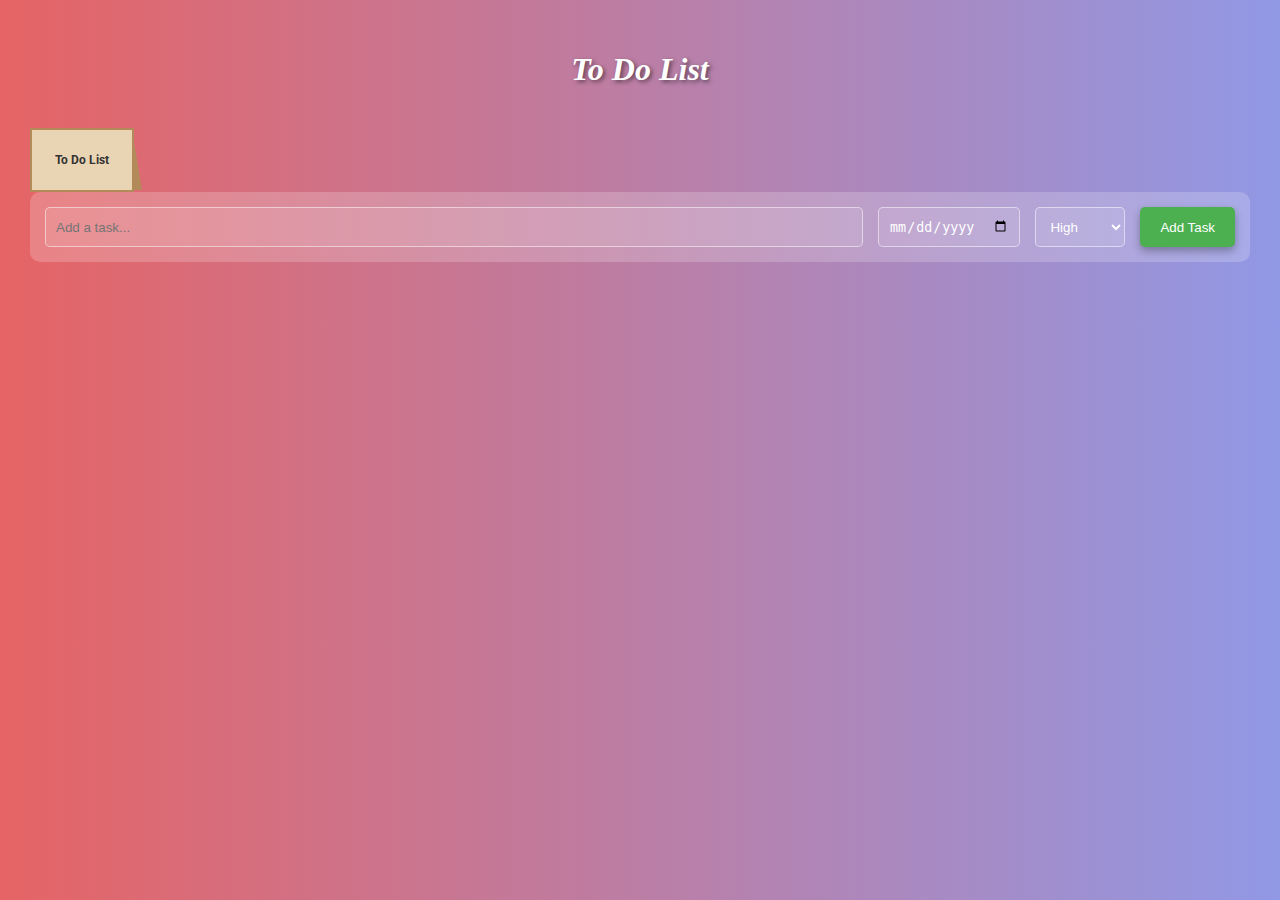
<file: task2/index.html>
<!DOCTYPE html>
<html>
<head>
  <title>To Do List</title>
  <link rel="stylesheet" href="style.css">
  <link href="https://fonts.googleapis.com/css2?family=Roboto:wght@400;700&display=swap" rel="stylesheet">
</head>
<body>
  <h1  >To Do List</h1>
  <div class="book">
    <span>To Do List</span>
  </div> 
   
  <div class="task-input">
    <input type="text" id="task-input" placeholder="Add a task...">
    <input type="date" id="due-date">
    <select id="priority">
      <option value="high">High</option>
      <option value="medium">Medium</option>
      <option value="low">Low</option>
    </select>
    <button id="add-task">Add Task</button>
  </div>
 

  <ul id="task-list">
    <!-- Tasks will be displayed here -->
  </ul>
  <script src="script.js"></script>
</body>
</html>
</file>
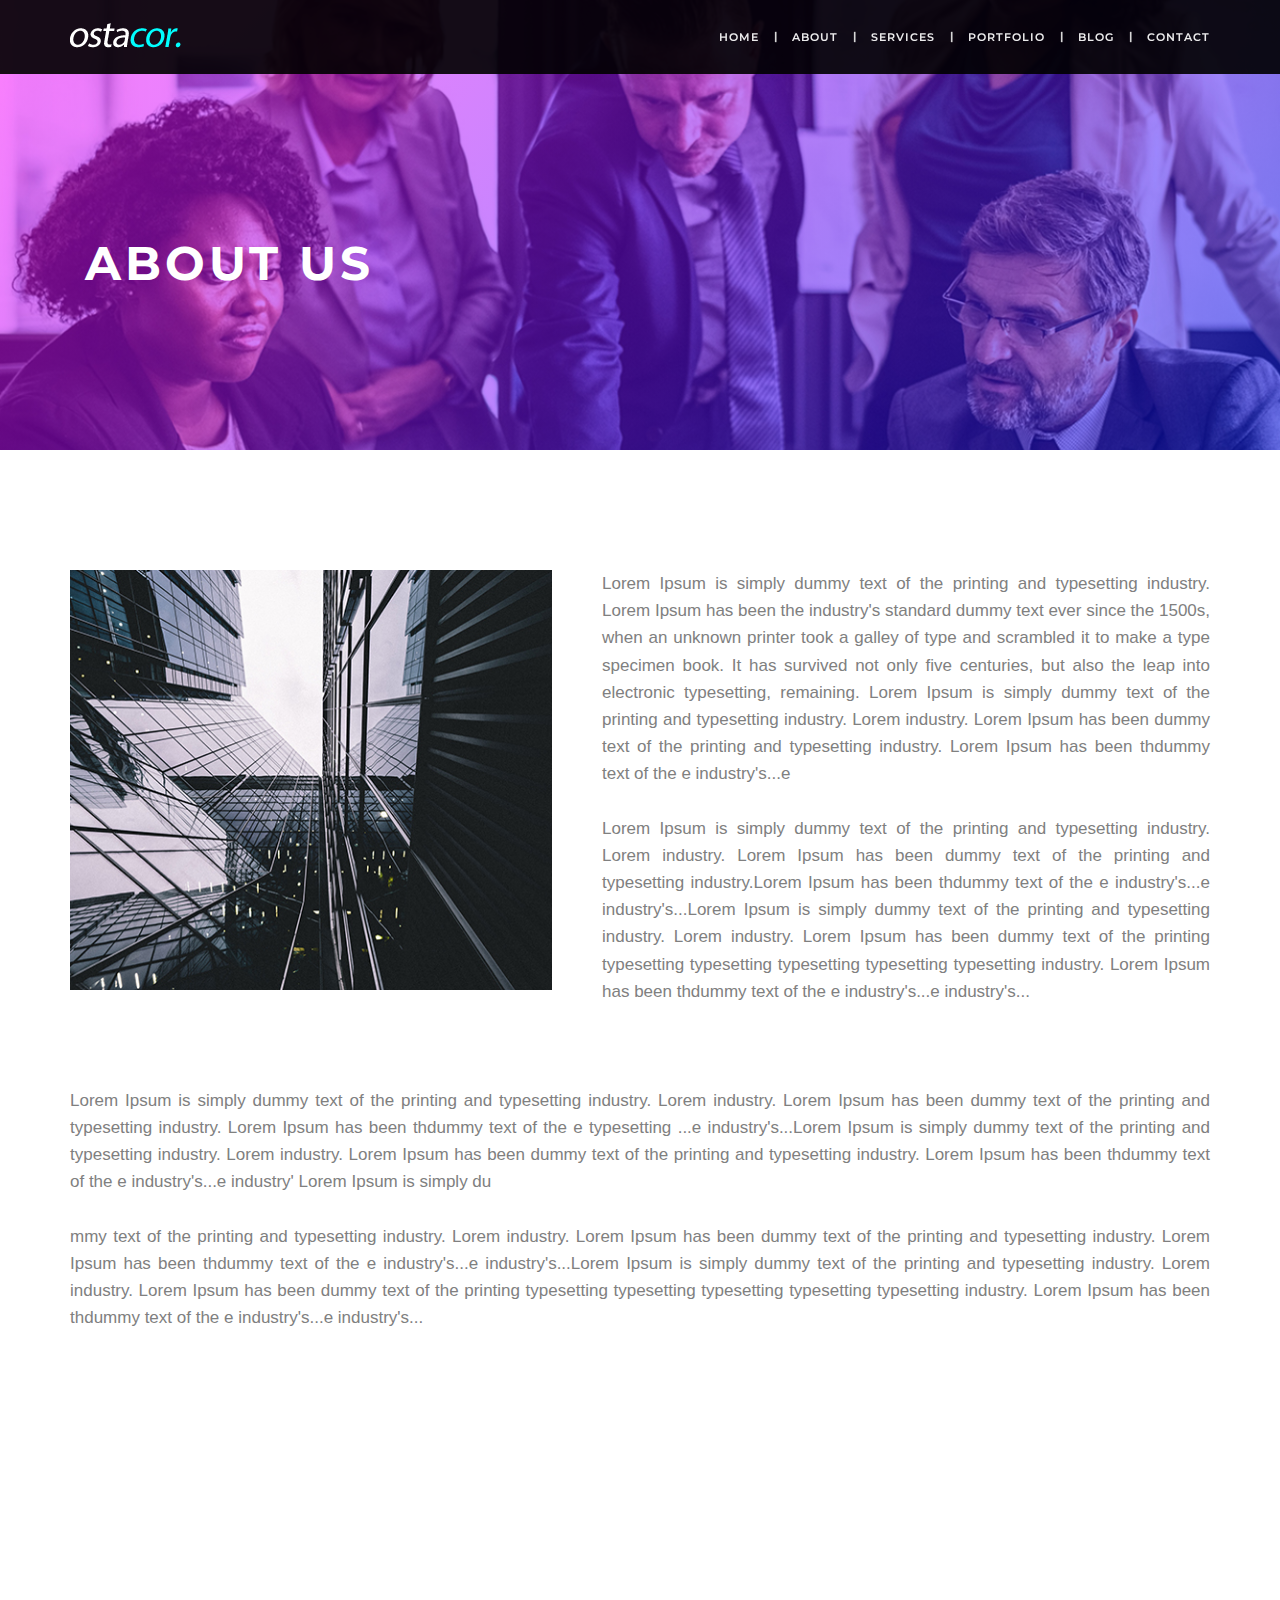
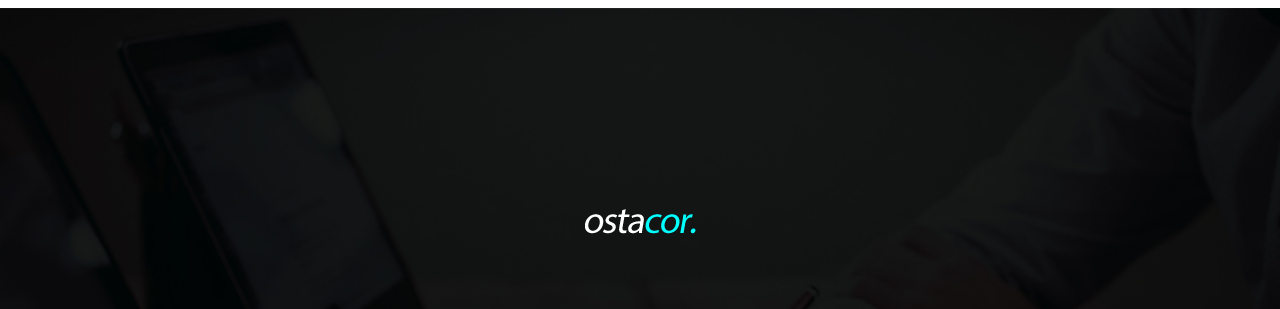
<file: Ostacor-master/about.html>
<!DOCTYPE html>
<html lang="en">
  <head>
   <!-- Meta Tags -->
    <meta charset="utf-8">
    <meta http-equiv="X-UA-Compatible" content="IE=edge">
    <meta name="description" content="ostacor">
    <meta name="keywords" content="HTML,CSS,JavaScript,jquery">
    <meta name="author" content="">
    <meta name="viewport" content="width=device-width, initial-scale=1">
         
          <title>ostacor</title>
          <!-- bootstrap -->
          <link href="css/bootstrap.min.css" rel="stylesheet">
          <!-- Custom CSS: custom Styles -->
          <link href="css/animate.css" rel="stylesheet">
          <link href="css/viewbox.css" rel="stylesheet">
          <link href="css/main.css" rel="stylesheet">
<style>
.banner {
    display: flex;
    align-items: center;
    height: 50vh;
    color: #fff;
    position: relative;
    text-transform: uppercase;
    background-position: top;
    background-size: cover;
    background-repeat: no-repeat;
    background-image: url('images/banner.jpg');
}
.banner  h1 {
    text-align: left;
}
footer {background-image: url("images/banner-customers.jpg");background-repeat: no-repeat;background-size: cover;background-position: top;}
</style>
          
          <!-- Google Font and font-awesome -->
          <link href="https://cdnjs.cloudflare.com/ajax/libs/font-awesome/4.7.0/css/font-awesome.css" rel="stylesheet">
          <link href="https://fonts.googleapis.com/css?family=Montserrat:100,100i,200,300,400,400i,500,500i,600,700,900" rel="stylesheet">
                
          <!-- HTML5 shim and Respond.js for IE8 support of HTML5 elements and media queries -->
          <!-- WARNING: Respond.js doesn't work if you view the page via file:// -->
          <!--[if lt IE 9]>
           
            <script src="https://oss.maxcdn.com/html5shiv/3.7.3/html5shiv.min.js"></script>
            <script src="https://oss.maxcdn.com/respond/1.4.2/respond.min.js"></script>
          <![endif]-->
  </head>
  
<!-- Body Start-->
<body>
<!-- Navbar Start-->
    <!-- Navigation -->
    <nav class="navbar navbar-inverse navbar-fixed-top">
        <div class="container">
            <!-- Brand -->
            <div class="navbar-header">
                <button type="button" class="navbar-toggle collapsed" data-toggle="collapse" data-target="#navbar-collapse" aria-expanded="false">
                    <span class="sr-only">Toggle navigation</span>
                    <span class="icon-bar"></span>
                    <span class="icon-bar"></span>
                    <span class="icon-bar"></span>
                </button>
                <a class="navbar-brand" href="index.html"><img src="images/logo.png" alt="logo"></a>
            </div>
            <div class="collapse navbar-collapse" id="navbar-collapse">
                <!-- Nav links -->
                <ul class="nav navbar-nav navbar-right">
                   <li><a href="index.html">home</a></li>
                   <li class="hidden-xs">|</li>
                   <li><a href="about.html">About</a></li>
                   <li class="hidden-xs">|</li>
                   <li><a href="services.html">services</a></li>
                   <li class="hidden-xs">|</li>
                   <li><a href="portfolio.html">portfolio</a></li>
                   <li class="hidden-xs">|</li>
                   <li><a href="blog.html">Blog</a></li>
                   <li class="hidden-xs">|</li>
                   <li><a href="contact.html">contact</a></li>
                </ul>
            </div>
        </div>
    </nav>
<!-- Navbar Ended-->

<!-- Jumbotron Start-->
<div class="text-center banner">
   <div class="gradient"></div>
    <div class="container">
       <div class="row">
           <div class="col-md-12">
                <h1 data-aos="fade-left" data-aos-easing="linear" data-aos-duration="800">About us</h1>
           </div>
       </div>
    </div>
</div>
<!-- Jumbotron Ended-->

<div id="about-us">
  <div class="container">
     <div class="row" style="margin-right: 0; margin-left: 0;" data-aos="fade-up" data-aos-duration="1500">
   
     <img src="images/about.jpg" alt="" class="image">
     
     <p>Lorem Ipsum is simply dummy text of the printing and typesetting industry. Lorem Ipsum has been the industry's standard dummy text ever since the 1500s, when an unknown printer took a galley of type and scrambled it to make a type specimen book. It has survived not only five centuries, but also the leap into electronic typesetting, remaining. Lorem Ipsum is simply dummy text of the printing and typesetting industry. Lorem industry. Lorem Ipsum has been dummy text of the printing and typesetting industry. Lorem Ipsum has been thdummy text of the e industry's...e  <br><br>
     
     Lorem Ipsum is simply dummy text of the printing and typesetting industry. Lorem industry. Lorem Ipsum has been dummy text of the printing and typesetting industry.Lorem Ipsum has been thdummy text of the e industry's...e industry's...Lorem Ipsum is simply dummy text of the printing and typesetting industry. Lorem industry. Lorem Ipsum has been dummy text of the printing typesetting typesetting typesetting typesetting typesetting industry. Lorem Ipsum has been thdummy text of the e industry's...e industry's... <br><br><br><br>
     
     Lorem Ipsum is simply dummy text of the printing and typesetting industry. Lorem industry. Lorem Ipsum has been dummy text of the printing and typesetting industry. Lorem Ipsum has been thdummy text of the e typesetting ...e industry's...Lorem Ipsum is simply dummy text of the printing and typesetting industry. Lorem industry. Lorem Ipsum has been dummy text of the printing and typesetting industry. Lorem Ipsum has been thdummy text of the e industry's...e industry' Lorem Ipsum is simply du <br><br>
     
     mmy text of the printing and typesetting industry. Lorem industry. Lorem Ipsum has been dummy text of the printing and typesetting industry. Lorem Ipsum has been thdummy text of the e industry's...e industry's...Lorem Ipsum is simply dummy text of the printing and typesetting industry. Lorem industry. Lorem Ipsum has been dummy text of the printing typesetting typesetting typesetting typesetting typesetting industry. Lorem Ipsum has been thdummy text of the e industry's...e industry's... <br><br></p>
     </div>
  </div>
</div>

<!-- Footer section Start -->
<footer>
    <!-- container Start-->
    <div class="container">
       <div class="row" data-aos="fade-up" data-aos-anchor-placement="bottom-bottom" data-aos-duration="1000">
           <ul>
               <li><a href="index.html">Home </a></li><li class="semicolon">|</li>
               <li><a href="services.html">our services</a></li><li class="semicolon">|</li>
               <li><a href="portfolio.html">portfolio</a></li><li class="semicolon">|</li>
               <li><a href="blog_single.html">Read Blog</a></li><li class="semicolon">|</li>
               <li><a href="contact.html">contact</a></li><li class="semicolon">|</li>
               <li><a href="support.html">support</a></li>
           </ul>
           <p>(C) 2017 All rights reserved <span><a href="https://www.template.net/editable/websites/html5" target="_blank" style="color: #b9b203;">ostacor.</a></span>Designed by <span><a href="https://www.template.net/editable/websites/html5" target="_blank" style="color: #03b9b3;">template.net</a></span></p>
       </div>
       <div class="footer-logo">
              <a href="index.html"><img src="images/logo.png" alt="footer-logo"></a>
       </div>
    </div>
    <!-- container Ended-->
</footer>
<!-- Footer section Ended --> 

<div class='scrolltop'>
    <div class='scroll icon'><i class="fa fa-4x fa-angle-up"></i></div>
</div>
   
    <!-- jQuery (necessary for Bootstrap's JavaScript plugins) -->
    <script src="https://ajax.googleapis.com/ajax/libs/jquery/1.11.3/jquery.min.js"></script>
    <!-- Include all compiled plugins (below), or include individual files as needed -->
    <script src="js/animate.js"></script>
    <script src="js/bootstrap.min.js"></script>
    <script src="js/jquery.viewbox.min.js"></script>
    <script src="js/custom.js"></script>

    </body>
  <!-- Body Ended -->
</html>
</file>
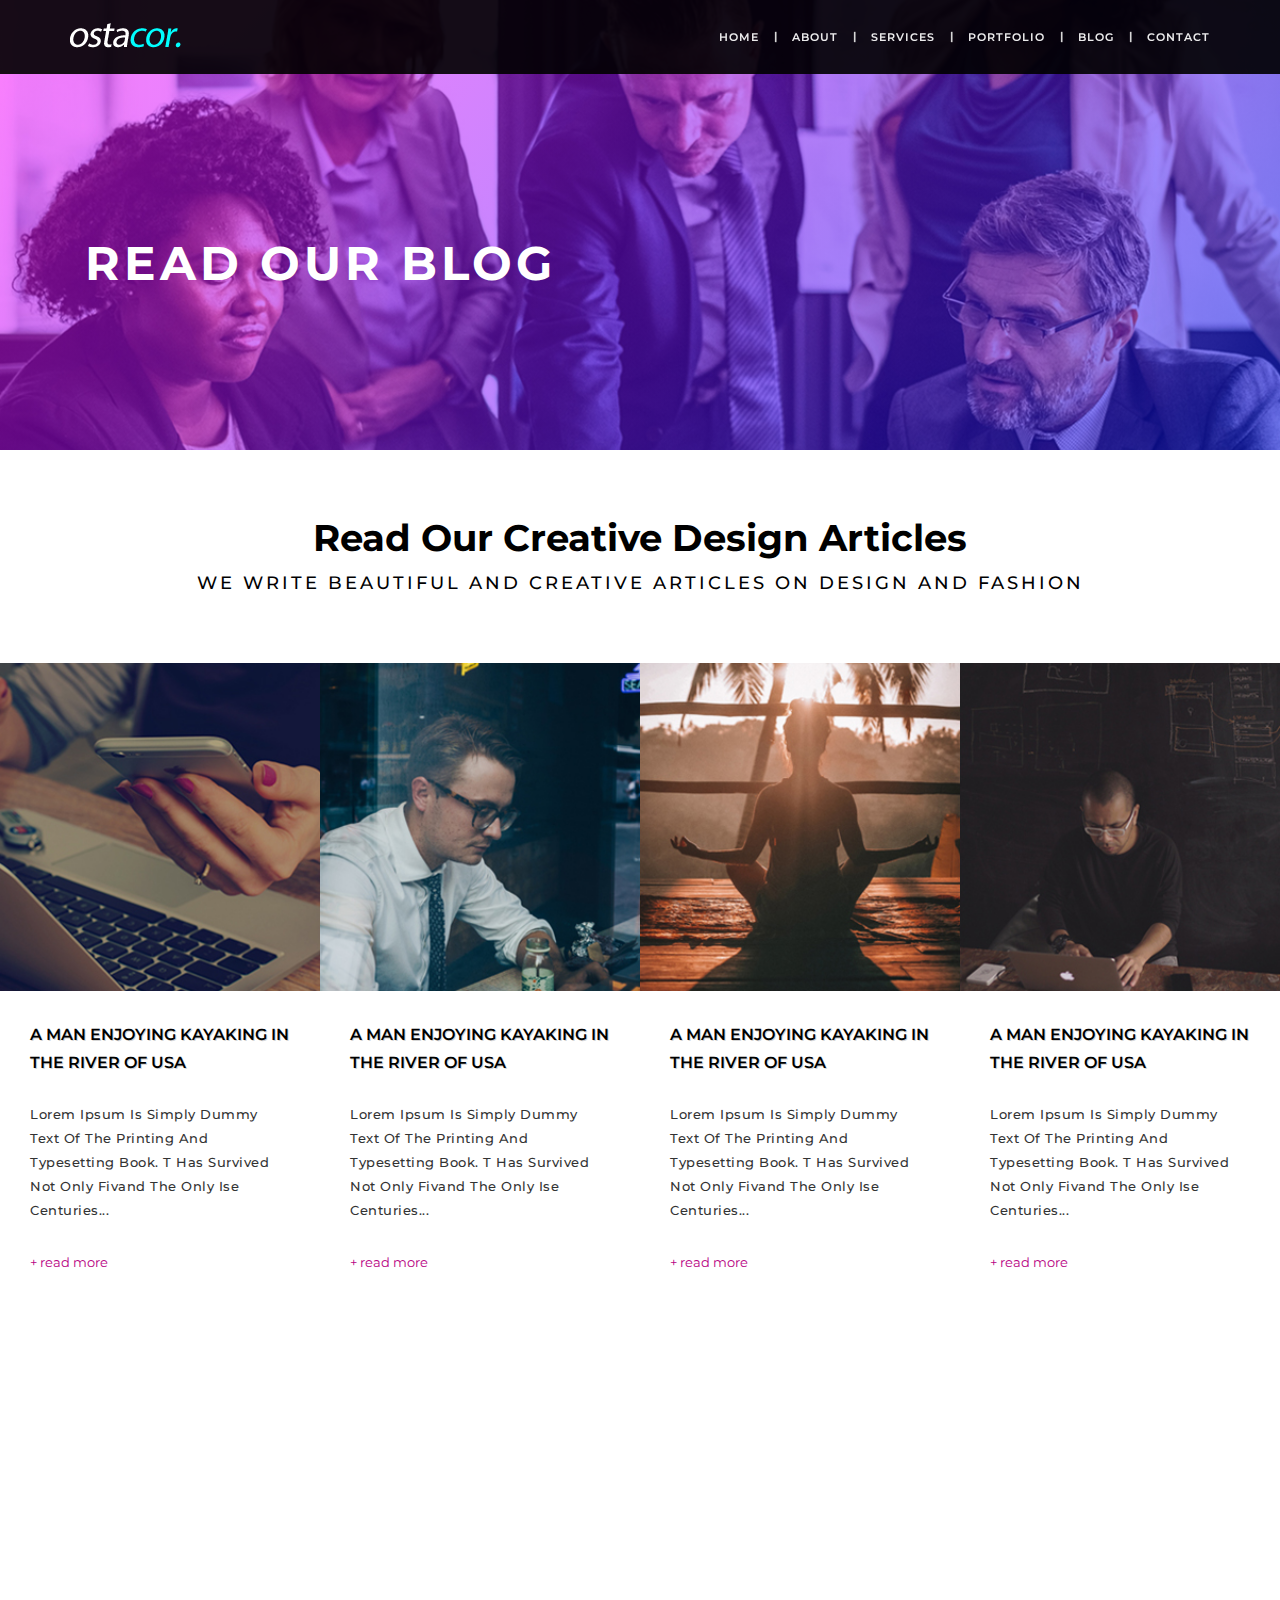
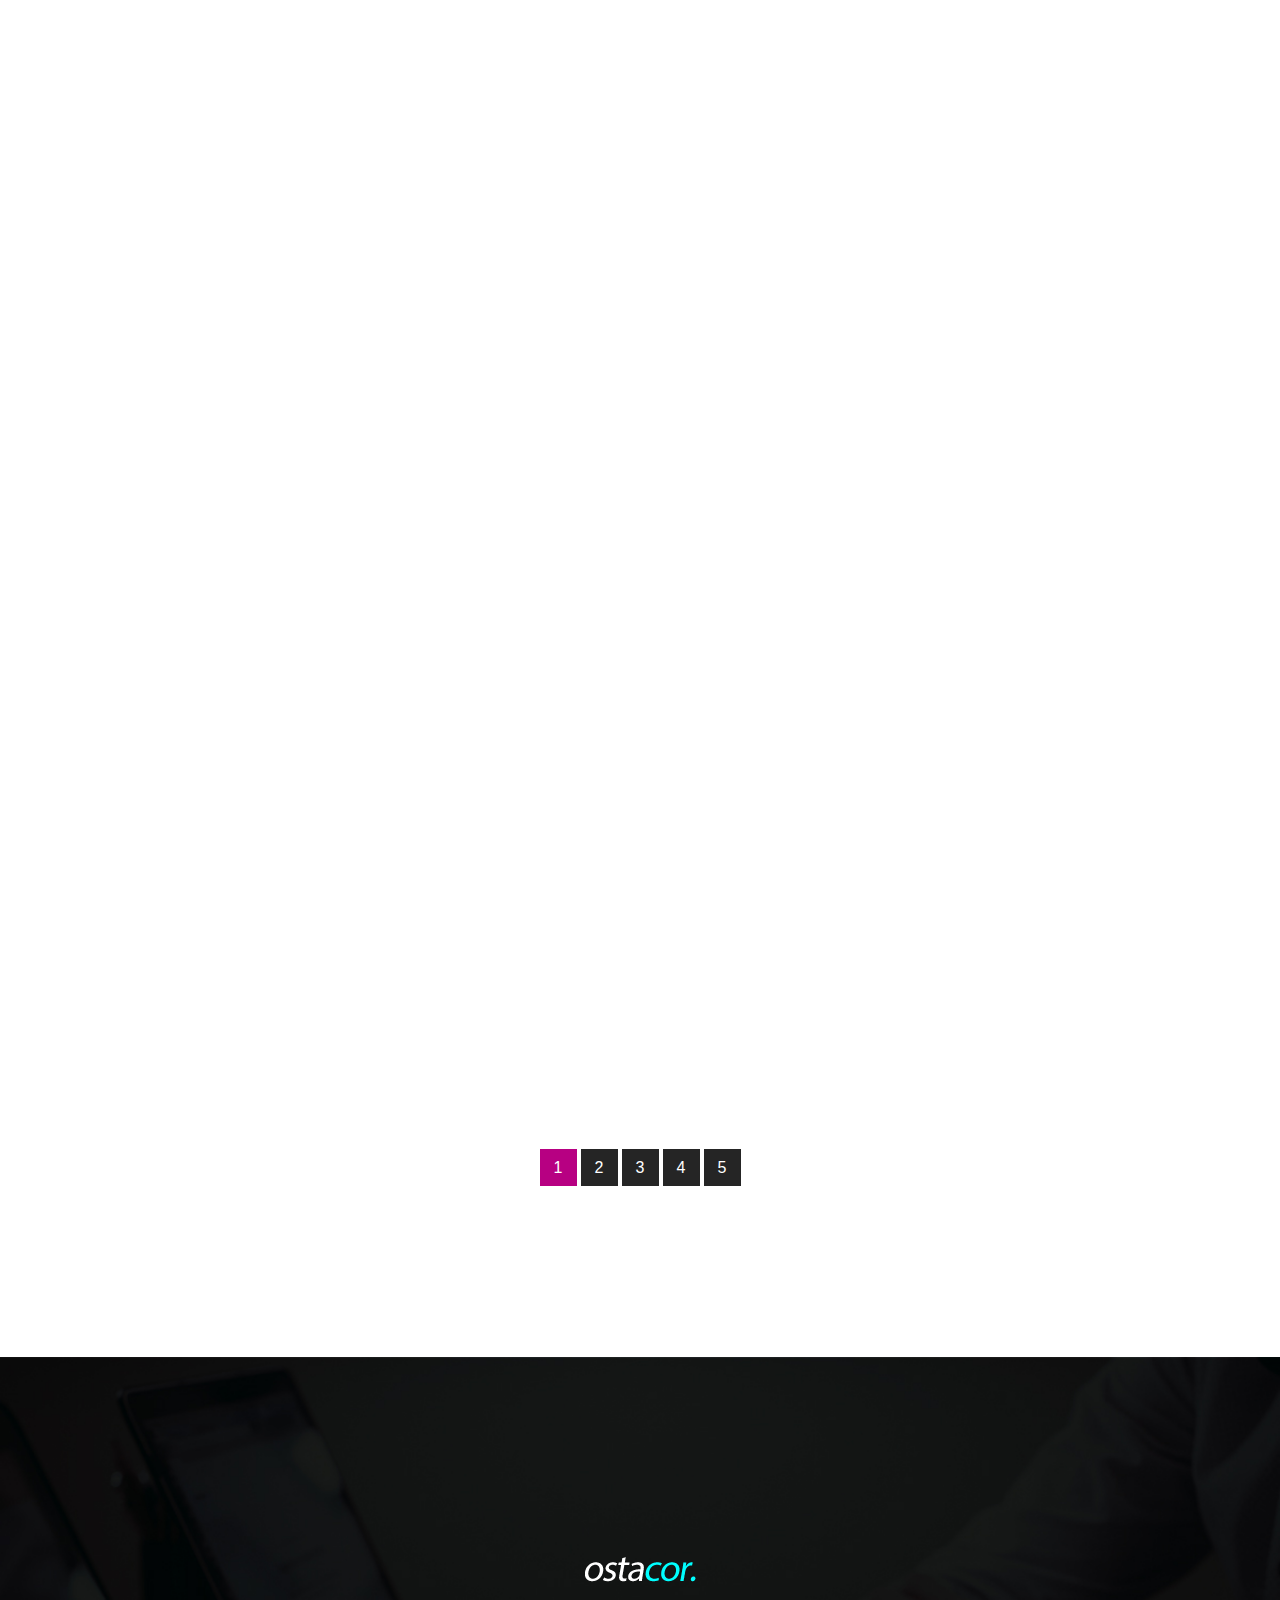
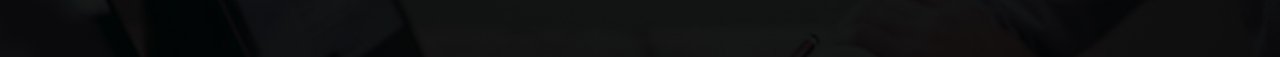
<file: Ostacor-master/blog.html>
<!DOCTYPE html>
<html lang="en">
  <head>
   <!-- Meta Tags -->
    <meta charset="utf-8">
    <meta http-equiv="X-UA-Compatible" content="IE=edge">
    <meta name="description" content="ostacor">
    <meta name="keywords" content="HTML,CSS,JavaScript,jquery">
    <meta name="author" content="">
    <meta name="viewport" content="width=device-width, initial-scale=1">
         
          <title>ostacor</title>
          <!-- bootstrap -->
          <link href="css/bootstrap.min.css" rel="stylesheet">
          <!-- Custom CSS: custom Styles -->
          <link href="css/animate.css" rel="stylesheet">
          <link href="css/viewbox.css" rel="stylesheet">
          <link href="css/main.css" rel="stylesheet">
<style>
.banner {
    display: flex;
    align-items: center;
    height: 50vh;
    color: #fff;
    position: relative;
    text-transform: uppercase;
    background-position: top;
    background-size: cover;
    background-repeat: no-repeat;
    background-image: url('images/banner.jpg');
}
.banner  h1 {
    text-align: left;
}
footer {background-image: url("images/banner-customers.jpg");background-repeat: no-repeat;background-size: cover;background-position: top;}
</style>
          
          <!-- Google Font and font-awesome -->
          <link href="https://cdnjs.cloudflare.com/ajax/libs/font-awesome/4.7.0/css/font-awesome.css" rel="stylesheet">
          <link href="https://fonts.googleapis.com/css?family=Montserrat:100,100i,200,300,400,400i,500,500i,600,700,900" rel="stylesheet">
                
          <!-- HTML5 shim and Respond.js for IE8 support of HTML5 elements and media queries -->
          <!-- WARNING: Respond.js doesn't work if you view the page via file:// -->
          <!--[if lt IE 9]>
           
            <script src="https://oss.maxcdn.com/html5shiv/3.7.3/html5shiv.min.js"></script>
            <script src="https://oss.maxcdn.com/respond/1.4.2/respond.min.js"></script>
          <![endif]-->
  </head>
  
<!-- Body Start-->
<body>
<!-- Navbar Start-->
    <!-- Navigation -->
    <nav class="navbar navbar-inverse navbar-fixed-top">
        <div class="container">
            <!-- Brand -->
            <div class="navbar-header">
                <button type="button" class="navbar-toggle collapsed" data-toggle="collapse" data-target="#navbar-collapse" aria-expanded="false">
                    <span class="sr-only">Toggle navigation</span>
                    <span class="icon-bar"></span>
                    <span class="icon-bar"></span>
                    <span class="icon-bar"></span>
                </button>
                <a class="navbar-brand" href="index.html"><img src="images/logo.png" alt="logo"></a>
            </div>
            <div class="collapse navbar-collapse" id="navbar-collapse">
                <!-- Nav links -->
                <ul class="nav navbar-nav navbar-right">
                   <li><a href="index.html">home</a></li>
                   <li class="hidden-xs">|</li>
                   <li><a href="about.html">About</a></li>
                   <li class="hidden-xs">|</li>
                   <li><a href="services.html">services</a></li>
                   <li class="hidden-xs">|</li>
                   <li><a href="portfolio.html">portfolio</a></li>
                   <li class="hidden-xs">|</li>
                   <li><a href="blog.html">Blog</a></li>
                   <li class="hidden-xs">|</li>
                   <li><a href="contact.html">contact</a></li>
                </ul>
            </div>
        </div>
    </nav>
<!-- Navbar Ended-->

<!-- Jumbotron Start-->
<div class="text-center banner">
   <div class="gradient"></div>
    <div class="container">
       <div class="row">
           <div class="col-md-12">
                <h1 data-aos="fade-left" data-aos-easing="linear" data-aos-duration="800">Read our blog</h1>
           </div>
       </div>
    </div>
</div>
<!-- Jumbotron Ended-->

<!-- support section Start -->
<section id="blog">
  <div class="container-fluid">
    <div class="row">
        <h4>Read Our Creative Design Articles</h4>
        <h6>we write beautiful and creative articles on design and fashion</h6>
          <div class="row">
              <div class="col-lg-3 col-md-3 col-sm-6 col-xs-12" data-aos="fade-up" data-aos-easing="linear" data-aos-duration="500">
                   <a href="blog_single.html"><img src="images/team-1.jpg" class="img-responsive"></a>
                 <div class="inner-contant">
                   <h3><a href="blog_single.html">A man enjoying kayaking in the river of usa</a></h3>
                   <h5>Lorem Ipsum is simply dummy text of the printing and typesetting book. t has survived not only fivand the only ise centuries...</h5>
                   <p><a href="blog_single.html">+ read more</a></p>
                 </div>
              </div>
              <div class="col-lg-3 col-md-3 col-sm-6 col-xs-12" data-aos="fade-up" data-aos-easing="linear" data-aos-duration="500" data-aos-delay="500">
                  <a href="blog_single.html"><img src="images/team-2.jpg" class="img-responsive"></a>
                <div class="inner-contant">
                  <h3><a href="blog_single.html">A man enjoying kayaking in the river of usa</a></h3>
                  <h5>Lorem Ipsum is simply dummy text of the printing and typesetting book. t has survived not only fivand the only ise centuries...</h5>
                  <p><a href="blog_single.html">+ read more</a></p>
                </div>
              </div>
              <div class="col-lg-3 col-md-3 col-sm-6 col-xs-12" data-aos="fade-up" data-aos-easing="linear" data-aos-duration="500" data-aos-delay="1000">
                  <a href="blog_single.html"><img src="images/team-3.jpg" class="img-responsive"></a>
                <div class="inner-contant">
                <h3><a href="blog_single.html">A man enjoying kayaking in the river of usa</a></h3>
                <h5>Lorem Ipsum is simply dummy text of the printing and typesetting book. t has survived not only fivand the only ise centuries...</h5>
                <p><a href="blog_single.html">+ read more</a></p>
                </div>
              </div>
              <div class="col-lg-3 col-md-3 col-sm-6 col-xs-12" data-aos="fade-up" data-aos-easing="linear" data-aos-duration="500" data-aos-delay="1500">
                  <a href="blog_single.html"><img src="images/team-4.jpg" class="img-responsive"></a>
                <div class="inner-contant">
                <h3><a href="blog_single.html">A man enjoying kayaking in the river of usa</a></h3>
                <h5>Lorem Ipsum is simply dummy text of the printing and typesetting book. t has survived not only fivand the only ise centuries...</h5>
                <p><a href="blog_single.html">+ read more</a></p>
                </div>
              </div>
          </div>
          <div class="row">
              <div class="col-lg-3 col-md-3 col-sm-6 col-xs-12" data-aos="fade-up" data-aos-easing="linear" data-aos-duration="500">
                   <a href="blog_single.html"><img src="images/team-1.jpg" class="img-responsive"></a>
                 <div class="inner-contant">
                   <h3><a href="blog_single.html">A man enjoying kayaking in the river of usa</a></h3>
                   <h5>Lorem Ipsum is simply dummy text of the printing and typesetting book. t has survived not only fivand the only ise centuries...</h5>
                   <p><a href="blog_single.html">+ read more</a></p>
                 </div>
              </div>
              <div class="col-lg-3 col-md-3 col-sm-6 col-xs-12" data-aos="fade-up" data-aos-easing="linear" data-aos-duration="500" data-aos-delay="500">
                  <a href="blog_single.html"><img src="images/team-2.jpg" class="img-responsive"></a>
                <div class="inner-contant">
                  <h3><a href="blog_single.html">A man enjoying kayaking in the river of usa</a></h3>
                  <h5>Lorem Ipsum is simply dummy text of the printing and typesetting book. t has survived not only fivand the only ise centuries...</h5>
                  <p><a href="blog_single.html">+ read more</a></p>
                </div>
              </div>
              <div class="col-lg-3 col-md-3 col-sm-6 col-xs-12" data-aos="fade-up" data-aos-easing="linear" data-aos-duration="500" data-aos-delay="1000">
                  <a href="blog_single.html"><img src="images/team-3.jpg" class="img-responsive"></a>
                <div class="inner-contant">
                <h3><a href="blog_single.html">A man enjoying kayaking in the river of usa</a></h3>
                <h5>Lorem Ipsum is simply dummy text of the printing and typesetting book. t has survived not only fivand the only ise centuries...</h5>
                <p><a href="blog_single.html">+ read more</a></p>
                </div>
              </div>
              <div class="col-lg-3 col-md-3 col-sm-6 col-xs-12" data-aos="fade-up" data-aos-easing="linear" data-aos-duration="500" data-aos-delay="1500">
                  <a href="blog_single.html"><img src="images/team-4.jpg" class="img-responsive"></a>
                <div class="inner-contant">
                <h3><a href="blog_single.html">A man enjoying kayaking in the river of usa</a></h3>
                <h5>Lorem Ipsum is simply dummy text of the printing and typesetting book. t has survived not only fivand the only ise centuries...</h5>
                <p><a href="blog_single.html">+ read more</a></p>
                </div>
              </div>
          </div>
          <div class="row">
              <div class="col-lg-3 col-md-3 col-sm-6 col-xs-12" data-aos="fade-up" data-aos-easing="linear" data-aos-duration="500">
                   <a href="blog_single.html"><img src="images/team-1.jpg" class="img-responsive"></a>
                 <div class="inner-contant">
                   <h3><a href="blog_single.html">A man enjoying kayaking in the river of usa</a></h3>
                   <h5>Lorem Ipsum is simply dummy text of the printing and typesetting book. t has survived not only fivand the only ise centuries...</h5>
                   <p><a href="blog_single.html">+ read more</a></p>
                 </div>
              </div>
              <div class="col-lg-3 col-md-3 col-sm-6 col-xs-12" data-aos="fade-up" data-aos-easing="linear" data-aos-duration="500" data-aos-delay="500">
                  <a href="blog_single.html"><img src="images/team-2.jpg" class="img-responsive"></a>
                <div class="inner-contant">
                  <h3><a href="blog_single.html">A man enjoying kayaking in the river of usa</a></h3>
                  <h5>Lorem Ipsum is simply dummy text of the printing and typesetting book. t has survived not only fivand the only ise centuries...</h5>
                  <p><a href="blog_single.html">+ read more</a></p>
                </div>
              </div>
              <div class="col-lg-3 col-md-3 col-sm-6 col-xs-12" data-aos="fade-up" data-aos-easing="linear" data-aos-duration="500" data-aos-delay="1000">
                  <a href="blog_single.html"><img src="images/team-3.jpg" class="img-responsive"></a>
                <div class="inner-contant">
                <h3><a href="blog_single.html">A man enjoying kayaking in the river of usa</a></h3>
                <h5>Lorem Ipsum is simply dummy text of the printing and typesetting book. t has survived not only fivand the only ise centuries...</h5>
                <p><a href="blog_single.html">+ read more</a></p>
                </div>
              </div>
              <div class="col-lg-3 col-md-3 col-sm-6 col-xs-12" data-aos="fade-up" data-aos-easing="linear" data-aos-duration="500" data-aos-delay="1500">
                  <a href="blog_single.html"><img src="images/team-4.jpg" class="img-responsive"></a>
                <div class="inner-contant">
                <h3><a href="blog_single.html">A man enjoying kayaking in the river of usa</a></h3>
                <h5>Lorem Ipsum is simply dummy text of the printing and typesetting book. t has survived not only fivand the only ise centuries...</h5>
                <p><a href="blog_single.html">+ read more</a></p>
                </div>
              </div>
          </div>
          <div class="row bt">
              <div class="col-sm-12">
                  <ul>
                      <li><a class="active" href="#">1</a></li>
                      <li><a href="#">2</a></li>
                      <li><a href="#">3</a></li>
                      <li><a href="#">4</a></li>
                      <li><a href="#">5</a></li>
                  </ul>
              </div>
          </div>
        </div>
    </div>
</section>
<!-- support section Ended -->

<!-- Footer section Start -->
<footer>
    <!-- container Start-->
    <div class="container">
       <div class="row" data-aos="fade-up" data-aos-anchor-placement="bottom-bottom" data-aos-duration="1000">
           <ul>
               <li><a href="index.html">Home </a></li><li class="semicolon">|</li>
               <li><a href="services.html">our services</a></li><li class="semicolon">|</li>
               <li><a href="portfolio.html">portfolio</a></li><li class="semicolon">|</li>
               <li><a href="blog_single.html">Read Blog</a></li><li class="semicolon">|</li>
               <li><a href="contact.html">contact</a></li><li class="semicolon">|</li>
               <li><a href="support.html">support</a></li>
           </ul>
           <p>(C) 2017 All rights reserved <span><a href="https://www.template.net/editable/websites/html5" target="_blank" style="color: #b9b203;">ostacor.</a></span>Designed by <span><a href="https://www.template.net/editable/websites/html5" target="_blank" style="color: #03b9b3;">template.net</a></span></p>
       </div>
       <div class="footer-logo">
              <a href="index.html"><img src="images/logo.png" alt="footer-logo"></a>
       </div>
    </div>
    <!-- container Ended-->
</footer>
<!-- Footer section Ended --> 

<div class='scrolltop'>
    <div class='scroll icon'><i class="fa fa-4x fa-angle-up"></i></div>
</div>
   
    <!-- jQuery (necessary for Bootstrap's JavaScript plugins) -->
    <script src="https://ajax.googleapis.com/ajax/libs/jquery/1.11.3/jquery.min.js"></script>
    <!-- Include all compiled plugins (below), or include individual files as needed -->
    <script src="js/animate.js"></script>
    <script src="js/bootstrap.min.js"></script>
    <script src="js/jquery.viewbox.min.js"></script>
    <script src="js/custom.js"></script>

    </body>
  <!-- Body Ended -->
</html>
</file>
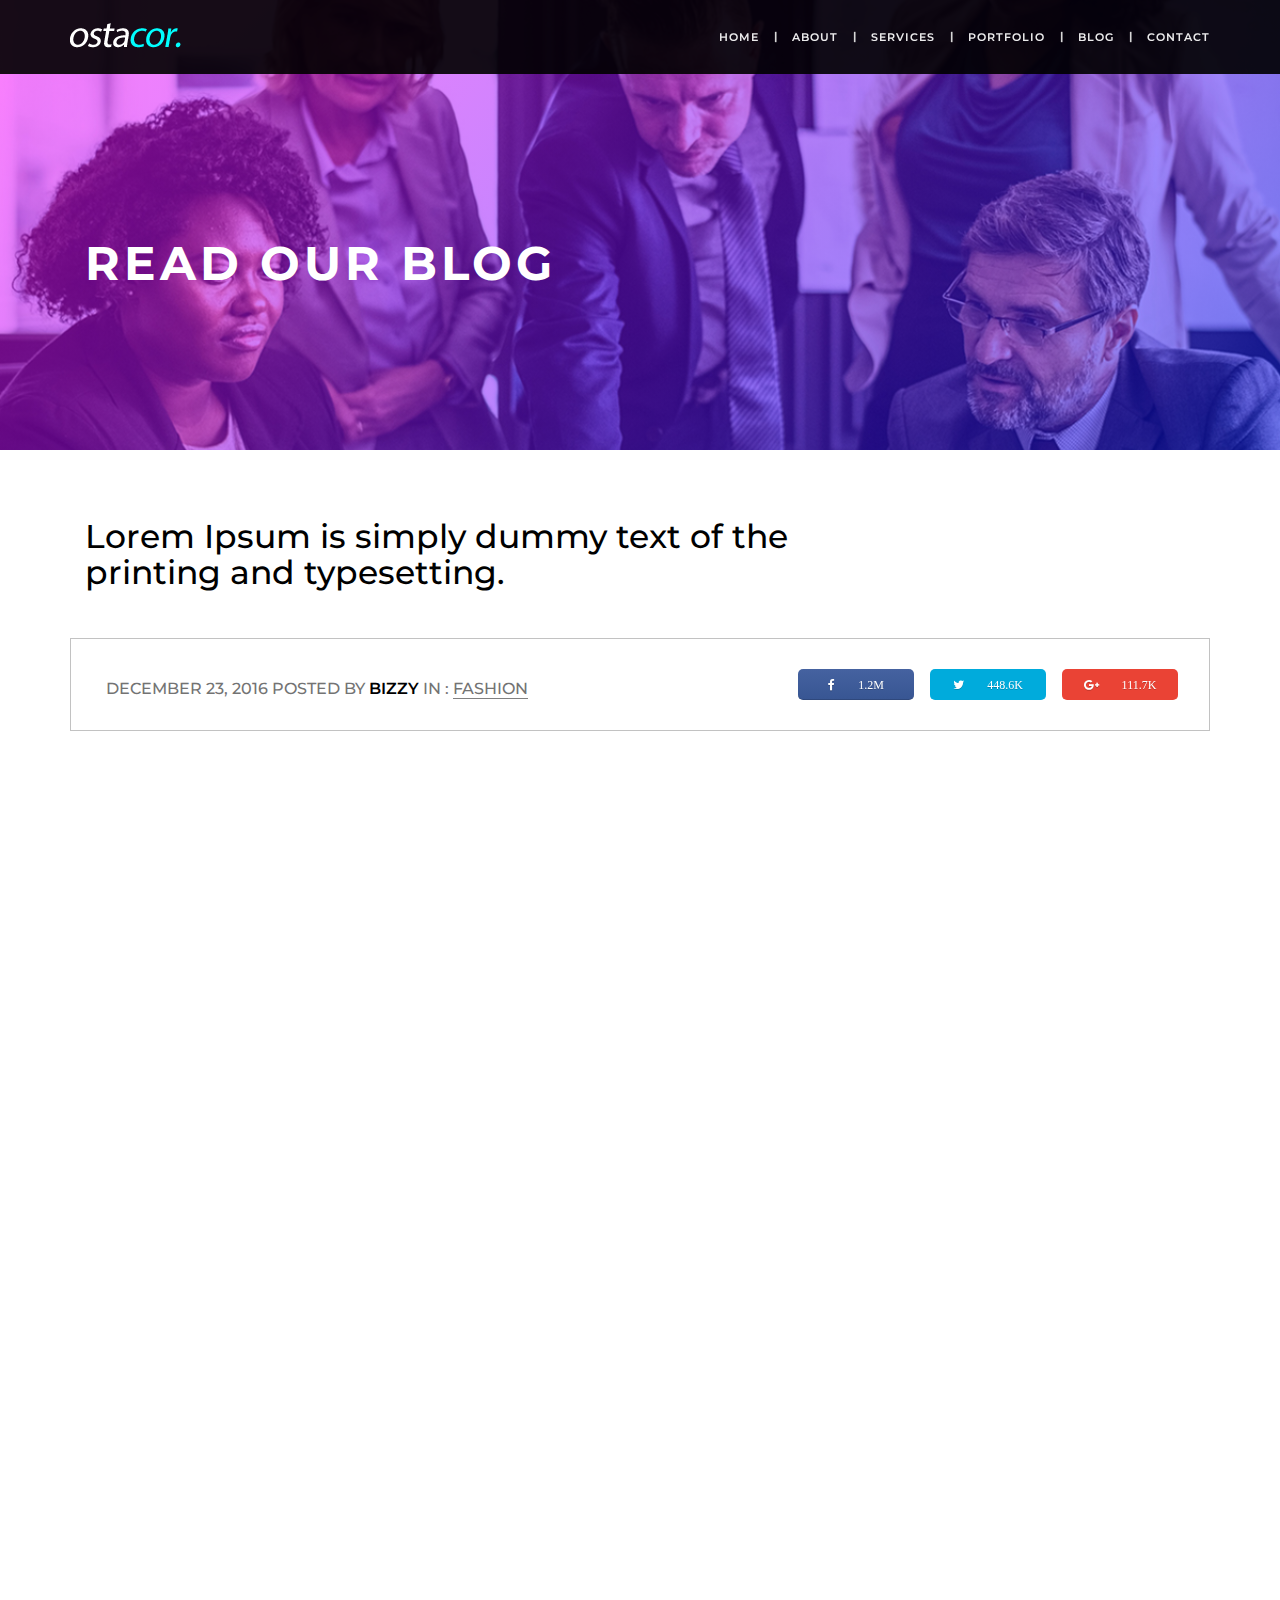
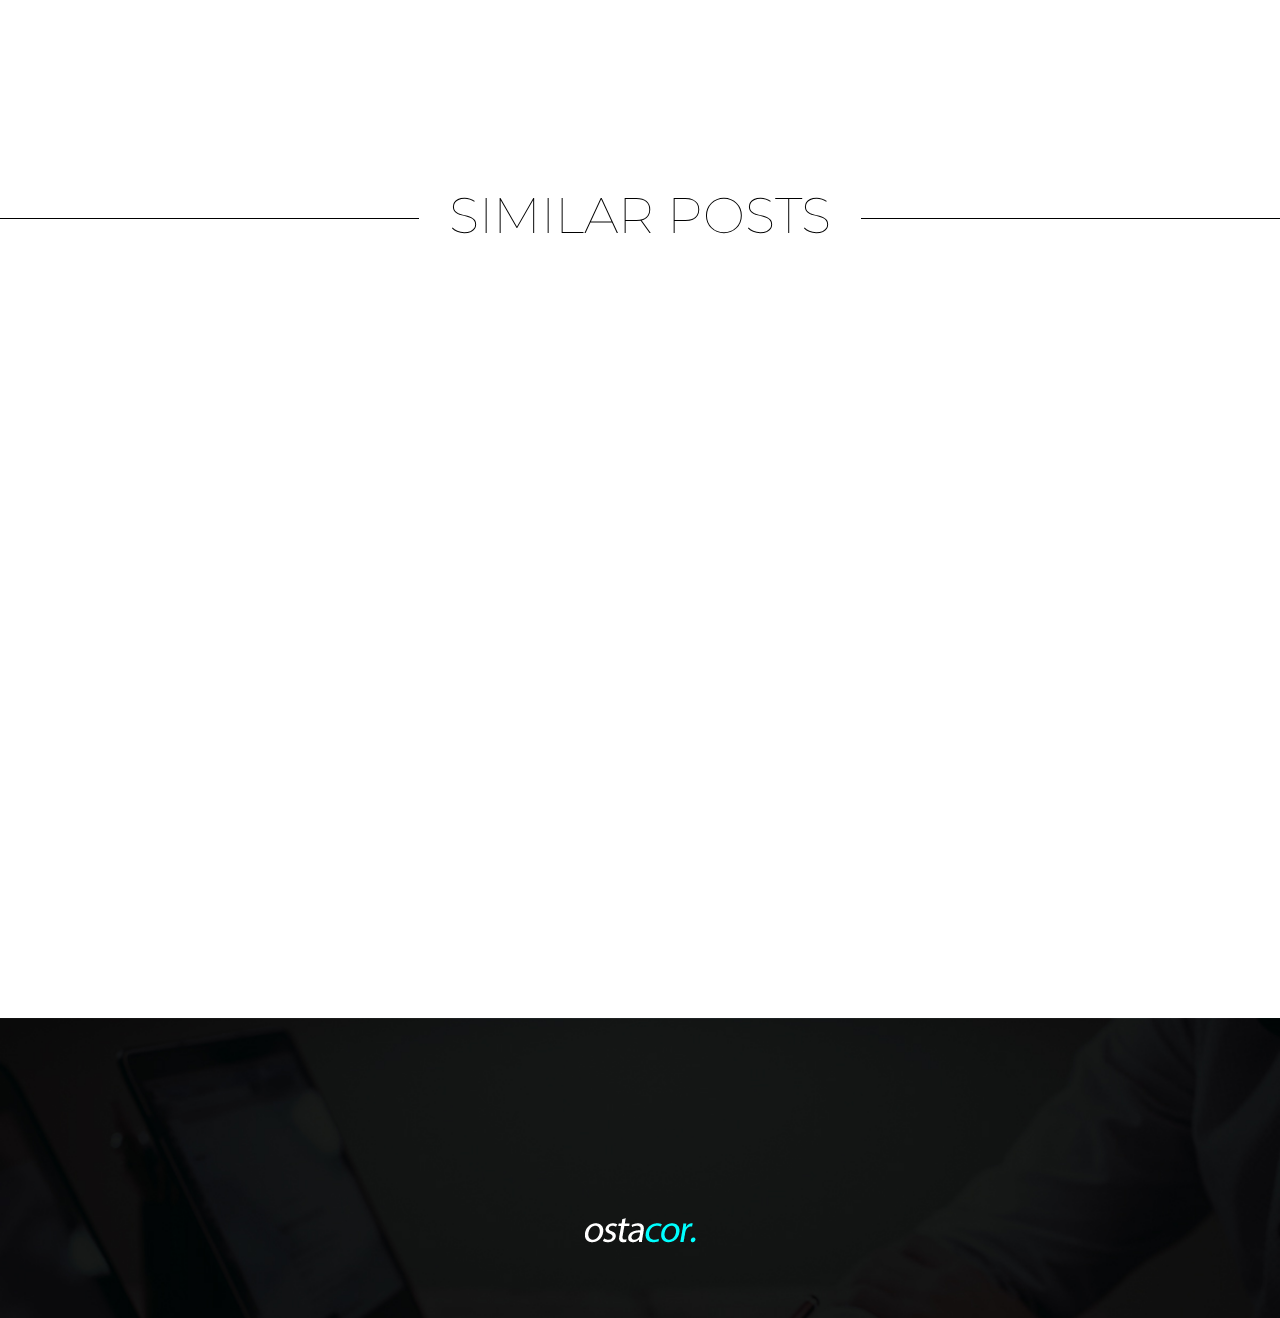
<file: Ostacor-master/blog_single.html>
<!DOCTYPE html>
<html lang="en">
  <head>
   <!-- Meta Tags -->
    <meta charset="utf-8">
    <meta http-equiv="X-UA-Compatible" content="IE=edge">
    <meta name="description" content="ostacor">
    <meta name="keywords" content="HTML,CSS,JavaScript,jquery">
    <meta name="author" content="">
    <meta name="viewport" content="width=device-width, initial-scale=1">
         
          <title>ostacor</title>
          <!-- bootstrap -->
          <link href="css/bootstrap.min.css" rel="stylesheet">
          <!-- Custom CSS: custom Styles -->
          <link href="css/animate.css" rel="stylesheet">
          <link href="css/viewbox.css" rel="stylesheet">
          <link href="css/main.css" rel="stylesheet">
<style>
.banner {
    display: flex;
    align-items: center;
    height: 50vh;
    color: #fff;
    position: relative;
    text-transform: uppercase;
    background-position: top;
    background-size: cover;
    background-repeat: no-repeat;
    background-image: url('images/banner.jpg');
}
.banner  h1 {
    text-align: left;
}
footer {background-image: url("images/banner-customers.jpg");background-repeat: no-repeat;background-size: cover;background-position: top;}
</style>
          
          <!-- Google Font and font-awesome -->
          <link href="https://cdnjs.cloudflare.com/ajax/libs/font-awesome/4.7.0/css/font-awesome.css" rel="stylesheet">
          <link href="https://fonts.googleapis.com/css?family=Montserrat:100,100i,200,300,400,400i,500,500i,600,700,900" rel="stylesheet">
                
          <!-- HTML5 shim and Respond.js for IE8 support of HTML5 elements and media queries -->
          <!-- WARNING: Respond.js doesn't work if you view the page via file:// -->
          <!--[if lt IE 9]>
           
            <script src="https://oss.maxcdn.com/html5shiv/3.7.3/html5shiv.min.js"></script>
            <script src="https://oss.maxcdn.com/respond/1.4.2/respond.min.js"></script>
          <![endif]-->
  </head>
  
<!-- Body Start-->
<body>
<!-- Navbar Start-->
    <!-- Navigation -->
    <nav class="navbar navbar-inverse navbar-fixed-top">
        <div class="container">
            <!-- Brand -->
            <div class="navbar-header">
                <button type="button" class="navbar-toggle collapsed" data-toggle="collapse" data-target="#navbar-collapse" aria-expanded="false">
                    <span class="sr-only">Toggle navigation</span>
                    <span class="icon-bar"></span>
                    <span class="icon-bar"></span>
                    <span class="icon-bar"></span>
                </button>
                <a class="navbar-brand" href="index.html"><img src="images/logo.png" alt="logo"></a>
            </div>
            <div class="collapse navbar-collapse" id="navbar-collapse">
                <!-- Nav links -->
                <ul class="nav navbar-nav navbar-right">
                   <li><a href="index.html">home</a></li>
                   <li class="hidden-xs">|</li>
                   <li><a href="about.html">About</a></li>
                   <li class="hidden-xs">|</li>
                   <li><a href="services.html">services</a></li>
                   <li class="hidden-xs">|</li>
                   <li><a href="portfolio.html">portfolio</a></li>
                   <li class="hidden-xs">|</li>
                   <li><a href="blog.html">Blog</a></li>
                   <li class="hidden-xs">|</li>
                   <li><a href="contact.html">contact</a></li>
                </ul>
            </div>
        </div>
    </nav>
<!-- Navbar Ended-->

<!-- Jumbotron Start-->
<div class="text-center banner">
   <div class="gradient"></div>
    <div class="container">
       <div class="row">
           <div class="col-md-12">
                <h1 data-aos="fade-left" data-aos-easing="linear" data-aos-duration="800">Read our blog</h1>
           </div>
       </div>
    </div>
</div>
<!-- Jumbotron Ended-->

<!-- blog_single section Start -->
<section class="blog_single">
<div class="container">
   <div class="heading">
     <div class="col-md-9">
          <h2>Lorem Ipsum is simply dummy text of the printing and typesetting.</h2>
     </div>
   </div>
   <div class="social-buttons" data-aos="fade-up" data-aos-duration="2000">
    <div class="row">
       <div class="col-sm-7 col-md-6">
          <div class="inner-text">
           <h3>December 23, 2016 Posted by <span>Bizzy</span> In : <span>Fashion</span></h3>
       </div>
       </div>
        <div class="col-sm-5 col-md-6">
            <ul class="mbm_social">
            	<li><a class="social-facebook" href="#">
            		<i class="fa fa-facebook"><small>1.2m</small></i>
            		
            		<div class="tooltip"><span>facebook</span></div>
            		</a>
            	</li>
            	<li><a class="social-twitter" href="#">
            		<i class="fa fa-twitter"><small>448.6k</small></i>
            		<div class="tooltip"><span>Twitter</span></div>
            		</a>
            	</li>
            	<li><a class="social-google-plus" href="#">
            		<i class="fa fa-google-plus"><small>111.7k</small></i>
            		<div class="tooltip"><span>google</span></div>
            		</a>
            	</li>
            </ul>
        </div>
      </div>
    </div>
</div>
<div id="contant">
  <div class="container">
     <div class="row" style="margin-right: 0; margin-left: 0;" data-aos="fade-up" data-aos-duration="2000">
   
     <img src="images/specialities.jpg" alt="" class="image">
     
    <p>
     Lorem Ipsum is simply dummy text of the printing and typesetting industry. Lorem Ipsum has been the industry's standard dummy text ever since the 1500s, when an unknown printer took a galley of type and scrambled it to make a type specimen book. It has survived not only five centuries, but also the leap into electronic typesetting, remaining. Lorem Ipsum is simply dummy text of the printing and typesetting industry. Lorem industry. Lorem Ipsum is simply dummy text of the printing and typesetting industry. Lorem industry. Lorem Ipsum has been dummy text of the printing and typesetting industry.Lorem Ipsum is simply dummy text of the printing and typesetting industry. Lorem industry. Lorem Ipsum has been thdummy text of the e industry's...e industry's...
    </p>
     
    <p>
     Lorem Ipsum is simply dummy text of the printing and typesetting industry. Lorem industry. Lorem Ipsum has been dummy text of the printing and typesetting industry. Lorem Ipsum has been thdummy text of the e typesetting ...e industry's...Lorem Ipsum is simply dummy text of the printing and typesetting industry. Lorem industry. Lorem Ipsum has been dummy text of the printing and typesetting industry. Lorem Ipsum has been thdummy text of the e industry's...e industry' Lorem Ipsum is simply. Lorem Ipsum is simply dummy text of the printing and typesetting industry. Lorem Ipsum has been the industry's printer took a galley of type and scrambled it to make a type specimen book.
    </p>
     
    <p>
    Lorem Ipsum has been the industry's printer took a galley of type and scrambled it to make a type specimen book. It has survived not only fiveLorem Ipsum is simply dummy text of the printing and typesetting industry. Lorem Ipsum has been the industry's printer took a galley of type and scrambled it to make a type specimen book. It has survived not only fiveLorem Ipsum is simply dummy text of the printing and typesetting industry. Lorem Ipsum has been the industry's printer took a galley of type and scrambled it to make a type specimen book. It has survived not only five
    </p>
         
    <p>
     Lorem Ipsum is simply dummy text of the printing and typesetting industry. Lorem Ipsum has been the industry's printer took a galley of type and scrambled it to make a type specimen book. It has survived not only fiveLorem Ipsum is simply dummy text of the printing and typesetting industry. Lorem Ipsum has been the industry's printer took a galley of type and scrambled it to make a type specimen book. It has survived not only fiveLorem Ipsum is simply dummy text of the printing and typesetting industry. Lorem Ipsum has been the industry's printer took a galley of type and scrambled it to make a type specimen book. It has survived not only fiveLorem Ipsum is simply dummy text of the printing and typesetting industry. Lorem Ipsum has been the industry's printer took a galley of type and scrambled it to make a type specimen book. It has survived not only five
    </p>
    
     </div>
  </div>
</div>
  <div class="container-fluid">
    <div class="row">
       <h4 class="subtitle fancy"><span>Similar Posts</span></h4>
          <div class="row">
              <div class="col-lg-3 col-md-3 col-sm-6 col-xs-12" data-aos="fade-up" data-aos-easing="linear" data-aos-duration="500">
                   <img src="images/team-1.jpg" class="img-responsive">
                 <div class="inner-contant">
                   <h3>A man enjoying kayaking in the river of usa</h3>
                   <h5>Lorem Ipsum is simply dummy text of the printing and typesetting book. t has survived not only fivand the only ise centuries...</h5>
                   <p><a href="blog_single.html">+ read more</a></p>
                 </div>
              </div>
              <div class="col-lg-3 col-md-3 col-sm-6 col-xs-12" data-aos="fade-up" data-aos-easing="linear" data-aos-duration="500" data-aos-delay="500">
                  <img src="images/team-2.jpg" class="img-responsive">
                <div class="inner-contant">
                  <h3>A man enjoying kayaking in the river of usa</h3>
                  <h5>Lorem Ipsum is simply dummy text of the printing and typesetting book. t has survived not only fivand the only ise centuries...</h5>
                  <p><a href="#">+ read more</a></p>
                </div>
              </div>
              <div class="col-lg-3 col-md-3 col-sm-6 col-xs-12" data-aos="fade-up" data-aos-easing="linear" data-aos-duration="500" data-aos-delay="1000">
                  <img src="images/team-3.jpg" class="img-responsive">
                <div class="inner-contant">
                <h3>A man enjoying kayaking in the river of usa</h3>
                <h5>Lorem Ipsum is simply dummy text of the printing and typesetting book. t has survived not only fivand the only ise centuries...</h5>
                <p><a href="blog_single.html">+ read more</a></p>
                </div>
              </div>
              <div class="col-lg-3 col-md-3 col-sm-6 col-xs-12" data-aos="fade-up" data-aos-easing="linear" data-aos-duration="500" data-aos-delay="1500">
                  <img src="images/team-4.jpg" class="img-responsive">
                <div class="inner-contant">
                <h3>A man enjoying kayaking in the river of usa</h3>
                <h5>Lorem Ipsum is simply dummy text of the printing and typesetting book. t has survived not only fivand the only ise centuries...</h5>
                <p><a href="blog_single.html">+ read more</a></p>
                </div>
              </div>
          </div>
        </div>
    </div>
</section>
<!-- Team Ended-->
<!-- blog_single section Ended -->

<!-- Footer section Start -->
<footer>
    <!-- container Start-->
    <div class="container">
       <div class="row" data-aos="fade-up" data-aos-anchor-placement="bottom-bottom" data-aos-duration="1000">
           <ul>
               <li><a href="index.html">Home </a></li><li class="semicolon">|</li>
               <li><a href="services.html">our services</a></li><li class="semicolon">|</li>
               <li><a href="portfolio.html">portfolio</a></li><li class="semicolon">|</li>
               <li><a href="blog_single.html">Read Blog</a></li><li class="semicolon">|</li>
               <li><a href="contact.html">contact</a></li><li class="semicolon">|</li>
               <li><a href="support.html">support</a></li>
           </ul>
           <p>(C) 2017 All rights reserved <span><a href="https://www.template.net/editable/websites/html5" target="_blank" style="color: #b9b203;">ostacor.</a></span>Designed by <span><a href="https://www.template.net/editable/websites/html5" target="_blank" style="color: #03b9b3;">template.net</a></span></p>
       </div>
       <div class="footer-logo">
              <a href="index.html"><img src="images/logo.png" alt="footer-logo"></a>
       </div>
    </div>
    <!-- container Ended-->
</footer>
<!-- Footer section Ended --> 

<div class='scrolltop'>
    <div class='scroll icon'><i class="fa fa-4x fa-angle-up"></i></div>
</div>
   
    <!-- jQuery (necessary for Bootstrap's JavaScript plugins) -->
    <script src="https://ajax.googleapis.com/ajax/libs/jquery/1.11.3/jquery.min.js"></script>
    <!-- Include all compiled plugins (below), or include individual files as needed -->
    <script src="js/animate.js"></script>
    <script src="js/bootstrap.min.js"></script>
    <script src="js/jquery.viewbox.min.js"></script>
    <script src="js/custom.js"></script>

    </body>
  <!-- Body Ended -->
</html>
</file>
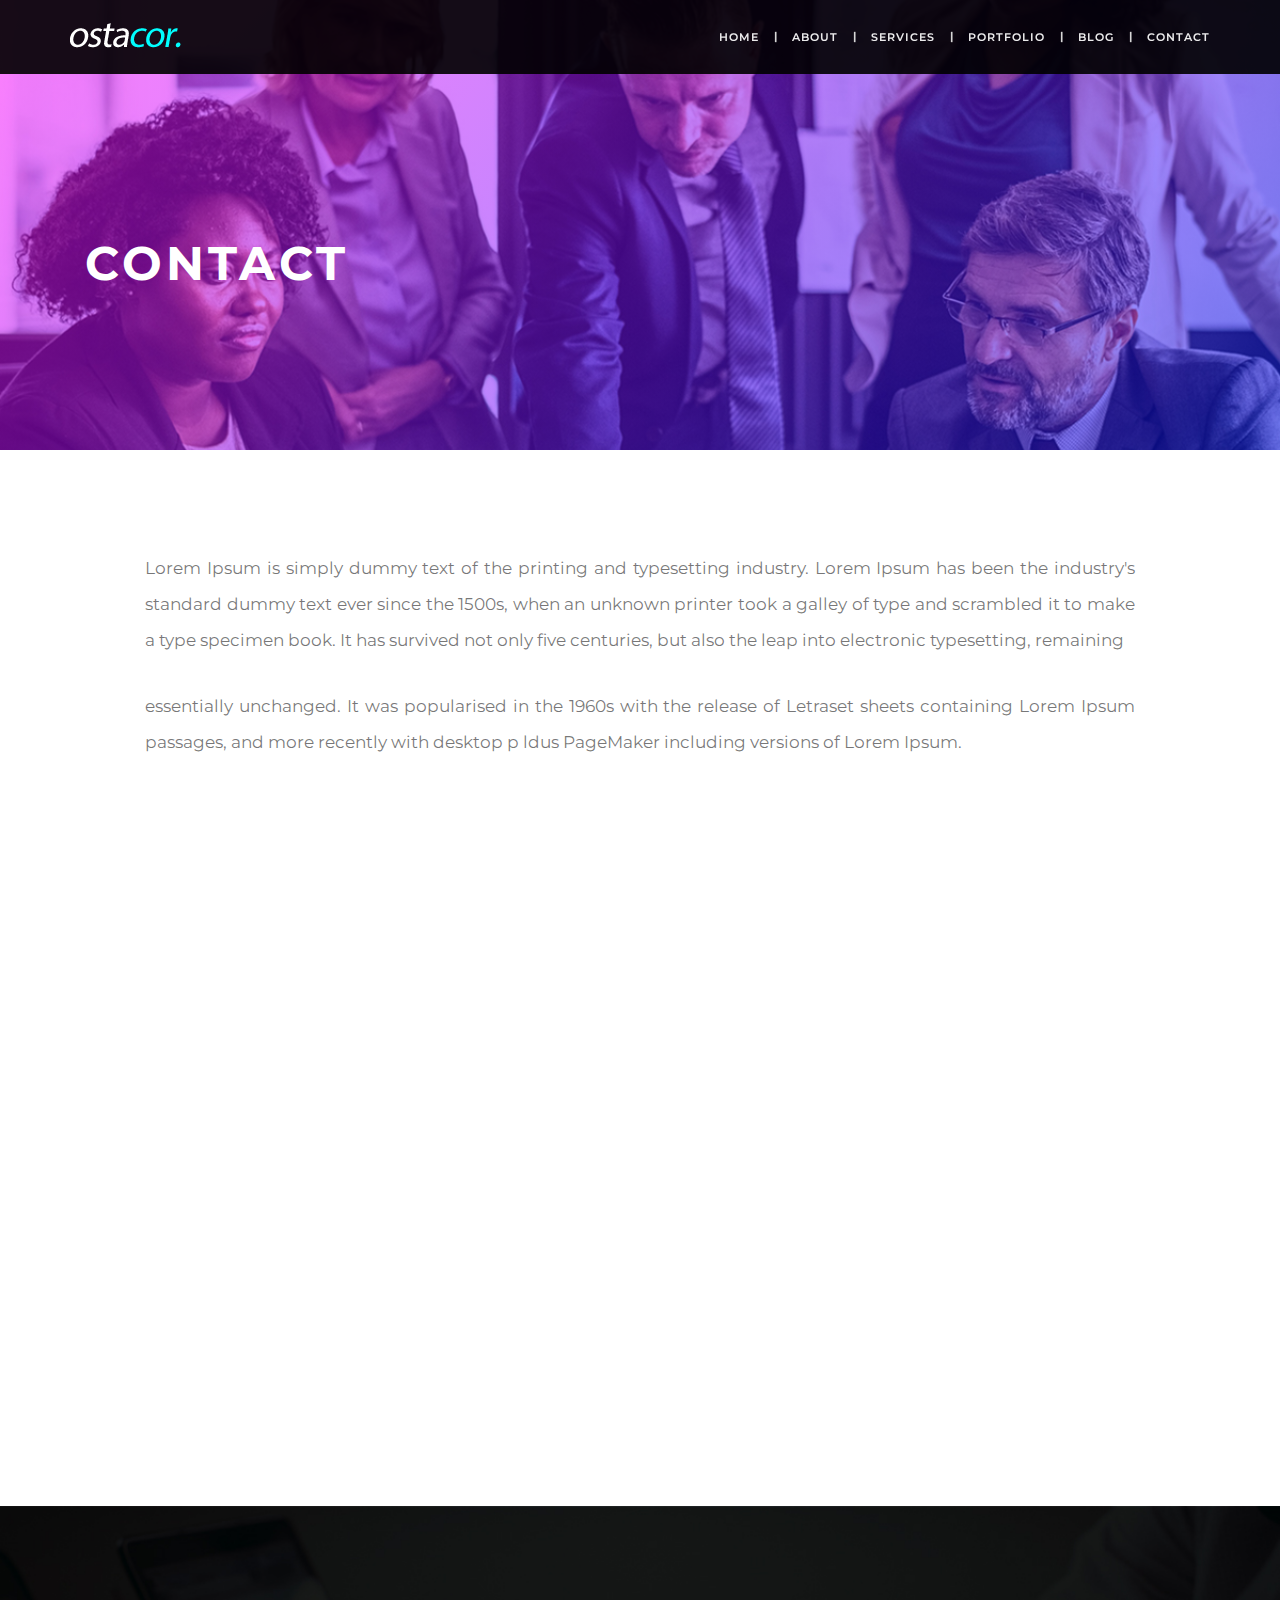
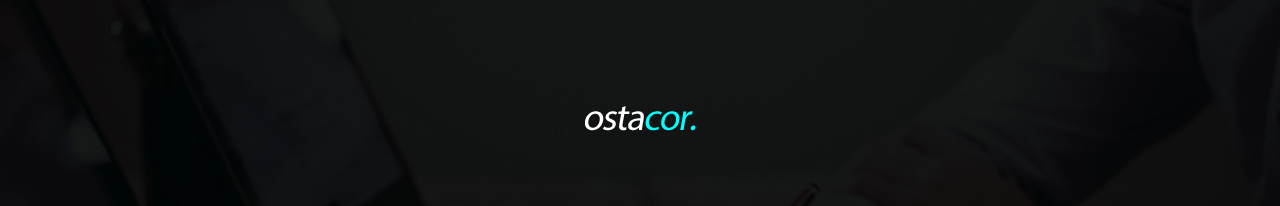
<file: Ostacor-master/contact.html>
<!DOCTYPE html>
<html lang="en">
  <head>
   <!-- Meta Tags -->
    <meta charset="utf-8">
    <meta http-equiv="X-UA-Compatible" content="IE=edge">
    <meta name="description" content="ostacor">
    <meta name="keywords" content="HTML,CSS,JavaScript,jquery">
    <meta name="author" content="">
    <meta name="viewport" content="width=device-width, initial-scale=1">
         
          <title>ostacor</title>
          <!-- bootstrap -->
          <link href="css/bootstrap.min.css" rel="stylesheet">
          <!-- Custom CSS: custom Styles -->
          <link href="css/animate.css" rel="stylesheet">
          <link href="css/viewbox.css" rel="stylesheet">
          <link href="css/main.css" rel="stylesheet">
<style>
.banner {
    display: flex;
    align-items: center;
    height: 50vh;
    color: #fff;
    position: relative;
    text-transform: uppercase;
    background-position: top;
    background-size: cover;
    background-repeat: no-repeat;
    background-image: url('images/banner.jpg');
}
.banner  h1 {
    text-align: left;
}
footer {background-image: url("images/banner-customers.jpg");background-repeat: no-repeat;background-size: cover;background-position: top;}
</style>
          
          <!-- Google Font and font-awesome -->
          <link href="https://cdnjs.cloudflare.com/ajax/libs/font-awesome/4.7.0/css/font-awesome.css" rel="stylesheet">
          <link href="https://fonts.googleapis.com/css?family=Montserrat:100,100i,200,300,400,400i,500,500i,600,700,900" rel="stylesheet">
                
          <!-- HTML5 shim and Respond.js for IE8 support of HTML5 elements and media queries -->
          <!-- WARNING: Respond.js doesn't work if you view the page via file:// -->
          <!--[if lt IE 9]>
           
            <script src="https://oss.maxcdn.com/html5shiv/3.7.3/html5shiv.min.js"></script>
            <script src="https://oss.maxcdn.com/respond/1.4.2/respond.min.js"></script>
          <![endif]-->
  </head>
  
<!-- Body Start-->
<body>
<!-- Navbar Start-->
    <!-- Navigation -->
    <nav class="navbar navbar-inverse navbar-fixed-top">
        <div class="container">
            <!-- Brand -->
            <div class="navbar-header">
                <button type="button" class="navbar-toggle collapsed" data-toggle="collapse" data-target="#navbar-collapse" aria-expanded="false">
                    <span class="sr-only">Toggle navigation</span>
                    <span class="icon-bar"></span>
                    <span class="icon-bar"></span>
                    <span class="icon-bar"></span>
                </button>
                <a class="navbar-brand" href="index.html"><img src="images/logo.png" alt="logo"></a>
            </div>
            <div class="collapse navbar-collapse" id="navbar-collapse">
                <!-- Nav links -->
                <ul class="nav navbar-nav navbar-right">
                   <li><a href="index.html">home</a></li>
                   <li class="hidden-xs">|</li>
                   <li><a href="about.html">About</a></li>
                   <li class="hidden-xs">|</li>
                   <li><a href="services.html">services</a></li>
                   <li class="hidden-xs">|</li>
                   <li><a href="portfolio.html">portfolio</a></li>
                   <li class="hidden-xs">|</li>
                   <li><a href="blog.html">Blog</a></li>
                   <li class="hidden-xs">|</li>
                   <li><a href="contact.html">contact</a></li>
                </ul>
            </div>
        </div>
    </nav>
<!-- Navbar Ended-->

<!-- Jumbotron Start-->
<div class="text-center banner">
   <div class="gradient"></div>
    <div class="container">
       <div class="row">
           <div class="col-md-12">
                <h1 data-aos="fade-left" data-aos-easing="linear" data-aos-duration="800">Contact</h1>
           </div>
       </div>
    </div>
</div>
<!-- Jumbotron Ended-->

<!-- Support section Start -->
<div id="contact">
  <div class="container">
   <div class="col-md-12 text-left" data-aos="fade-up" data-aos-anchor-placement="bottom-bottom" data-aos-duration="1000">
       <p>Lorem Ipsum is simply dummy text of the printing and typesetting industry. Lorem Ipsum has been the industry's standard dummy text ever since the 1500s, when an unknown printer took a galley of type and scrambled it to make a type specimen book. It has survived not only five centuries, but also the leap into electronic typesetting, remaining </p>
       <p>essentially unchanged. It was popularised in the 1960s with the release of Letraset sheets containing Lorem Ipsum passages, and more recently with desktop p ldus PageMaker including versions of Lorem Ipsum.</p>
   </div>
     <div class="container py-5">
      <div class="row">
          <div class="col-md-12">
              <form>
                  <div class="form-group row" data-aos="fade-up" data-aos-anchor-placement="bottom-bottom" data-aos-duration="1000">
                      <div class="col-sm-4">
                          <input type="text" class="form-control" placeholder="Your Name" required>
                      </div>
                          <div class="col-sm-4">
                          <input type="text" class="form-control" placeholder="Your Email id" required>
                      </div>
                      <div class="col-sm-4">
                          <input type="text" class="form-control" placeholder="Your Website" required>
                      </div>
                  </div>
                  <div class="form-group row" data-aos="fade-up" data-aos-anchor-placement="bottom-bottom" data-aos-duration="1000">
                      <div class="col-xs-12 col-md-8"  data-aos="fade-up" data-aos-anchor-placement="bottom-bottom" data-aos-duration="1000">
                         <select required>
                           <option value="none">None</option>
                           <option value="web design">Web Design</option>
                           <option value="psd to html">Psd to html</option>
                           <option value="web hosting">Web hosting</option>
                           <option value="website template">website template</option>
                           <option value="" selected disabled hidden>What Type of Service your are looking for?</option>
                         </select>
                      </div>
                      <div class="col-xs-12 col-md-4">
                         <select required>
                           <option value="0">0</option>
                           <option value="1l">1L</option>
                           <option value="2ls">2Ls</option>
                           <option value="3ls">3Ls</option>
                           <option value="4ls">4Ls</option>
                           <option value="" selected disabled hidden>Your Budget</option>
                         </select>
                      </div>
                  </div>
                  <div class="form-group row" data-aos="fade-up" data-aos-anchor-placement="bottom-bottom" data-aos-duration="1000">
                      <div class="col-xs-12 col-md-12">
                          <textarea type="text" class="form-control" placeholder="Extra Message" rows="8" required></textarea>
                      </div>
                  </div>
                  <button type="submit" class="btn btn-primary px-4" data-aos="zoom-in" data-aos-duration="1000">Alright, Get the Free Quote</button>
              </form>
          </div>
      </div>
     </div>
  </div>
</div>
<!-- Support section Ended -->

<!-- Footer section Start -->
<footer>
    <!-- container Start-->
    <div class="container">
       <div class="row" data-aos="fade-up" data-aos-anchor-placement="bottom-bottom" data-aos-duration="1000">
           <ul>
               <li><a href="index.html">Home </a></li><li class="semicolon">|</li>
               <li><a href="services.html">our services</a></li><li class="semicolon">|</li>
               <li><a href="portfolio.html">portfolio</a></li><li class="semicolon">|</li>
               <li><a href="blog_single.html">Read Blog</a></li><li class="semicolon">|</li>
               <li><a href="support.html">contact</a></li><li class="semicolon">|</li>
               <li><a href="support.html">support</a></li>
           </ul>
           <p>(C) 2017 All rights reserved <span><a href="https://www.template.net/editable/websites/html5" target="_blank" style="color: #b9b203;">ostacor.</a></span>Designed by <span><a href="https://www.template.net/editable/websites/html5" target="_blank" style="color: #03b9b3;">template.net</a></span></p>
       </div>
       <div class="footer-logo">
              <a href="index.html"><img src="images/logo.png" alt="footer-logo"></a>
       </div>
    </div>
    <!-- container Ended-->
</footer>
<!-- Footer section Ended --> 

<div class='scrolltop'>
    <div class='scroll icon'><i class="fa fa-4x fa-angle-up"></i></div>
</div>
   
    <!-- jQuery (necessary for Bootstrap's JavaScript plugins) -->
    <script src="https://ajax.googleapis.com/ajax/libs/jquery/1.11.3/jquery.min.js"></script>
    <!-- Include all compiled plugins (below), or include individual files as needed -->
    <script src="js/animate.js"></script>
    <script src="js/bootstrap.min.js"></script>
    <script src="js/jquery.viewbox.min.js"></script>
    <script src="js/custom.js"></script>

    </body>
  <!-- Body Ended -->
</html>
</file>
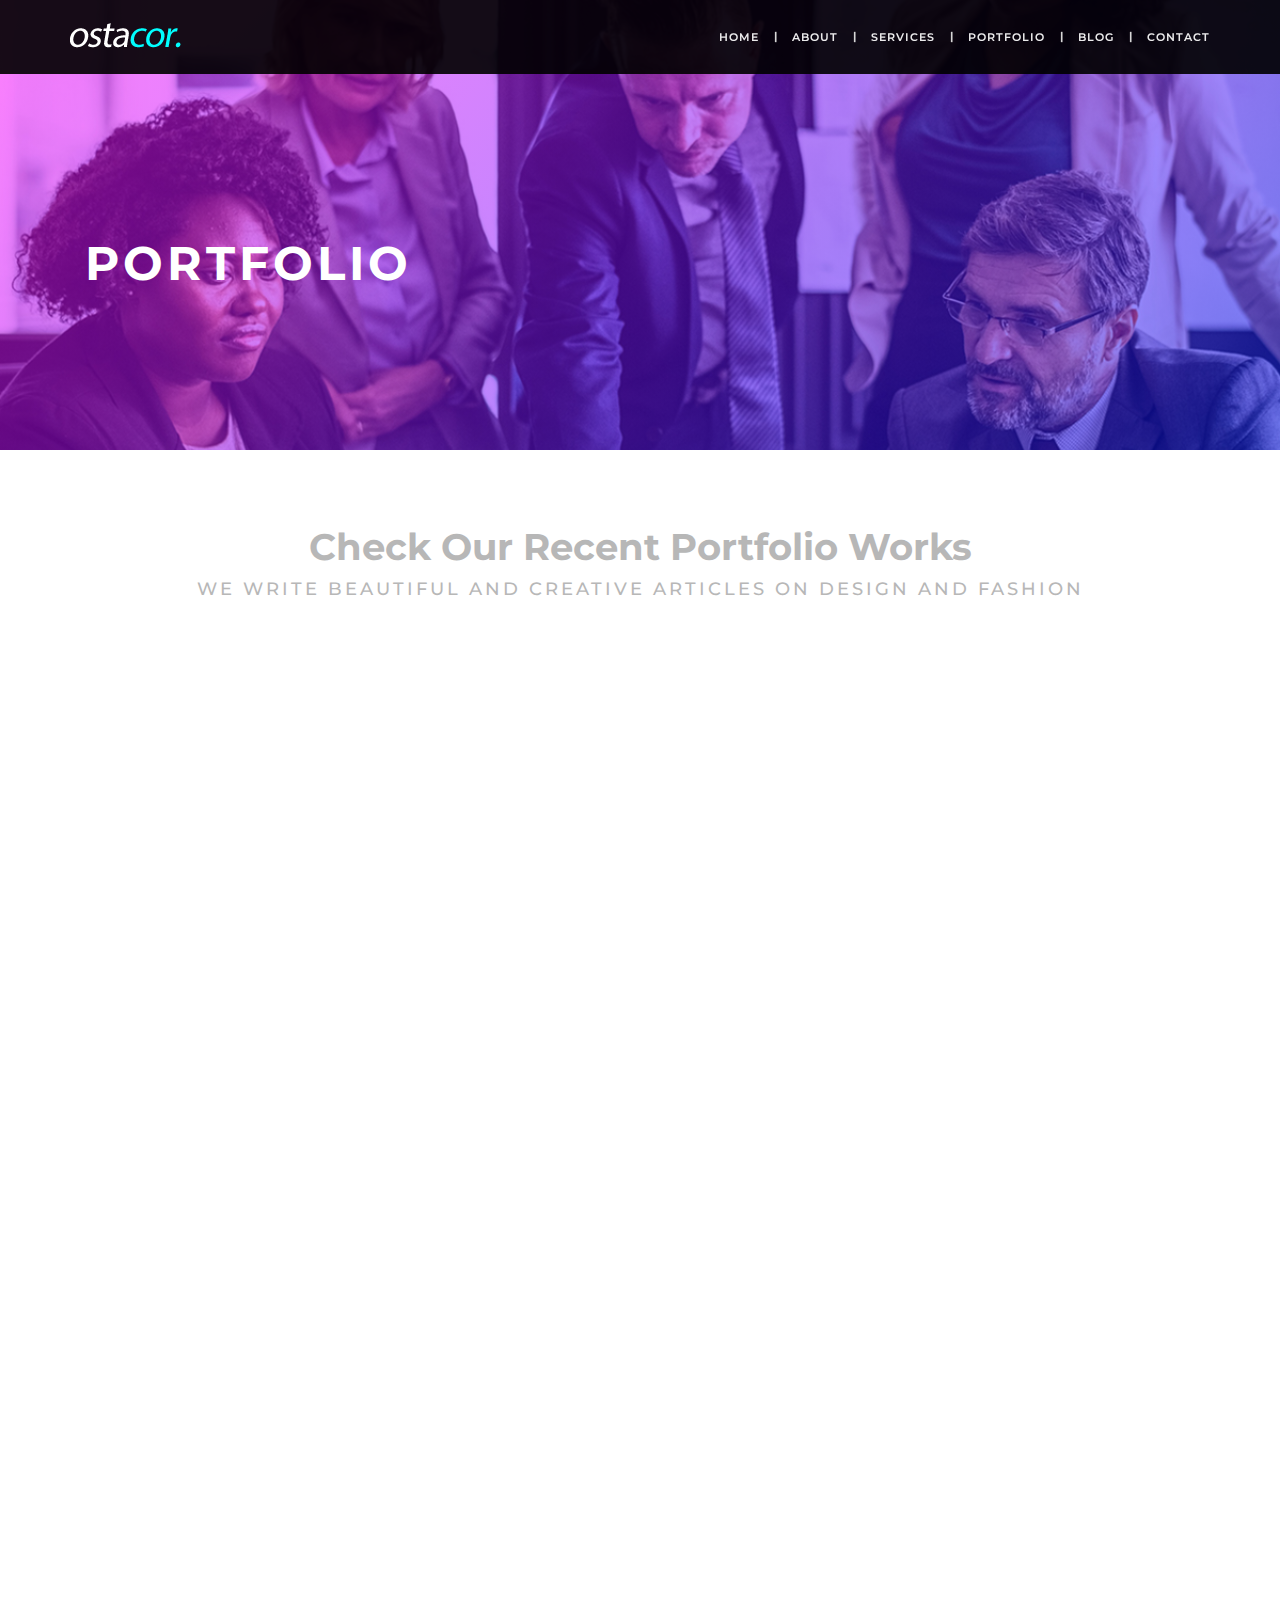
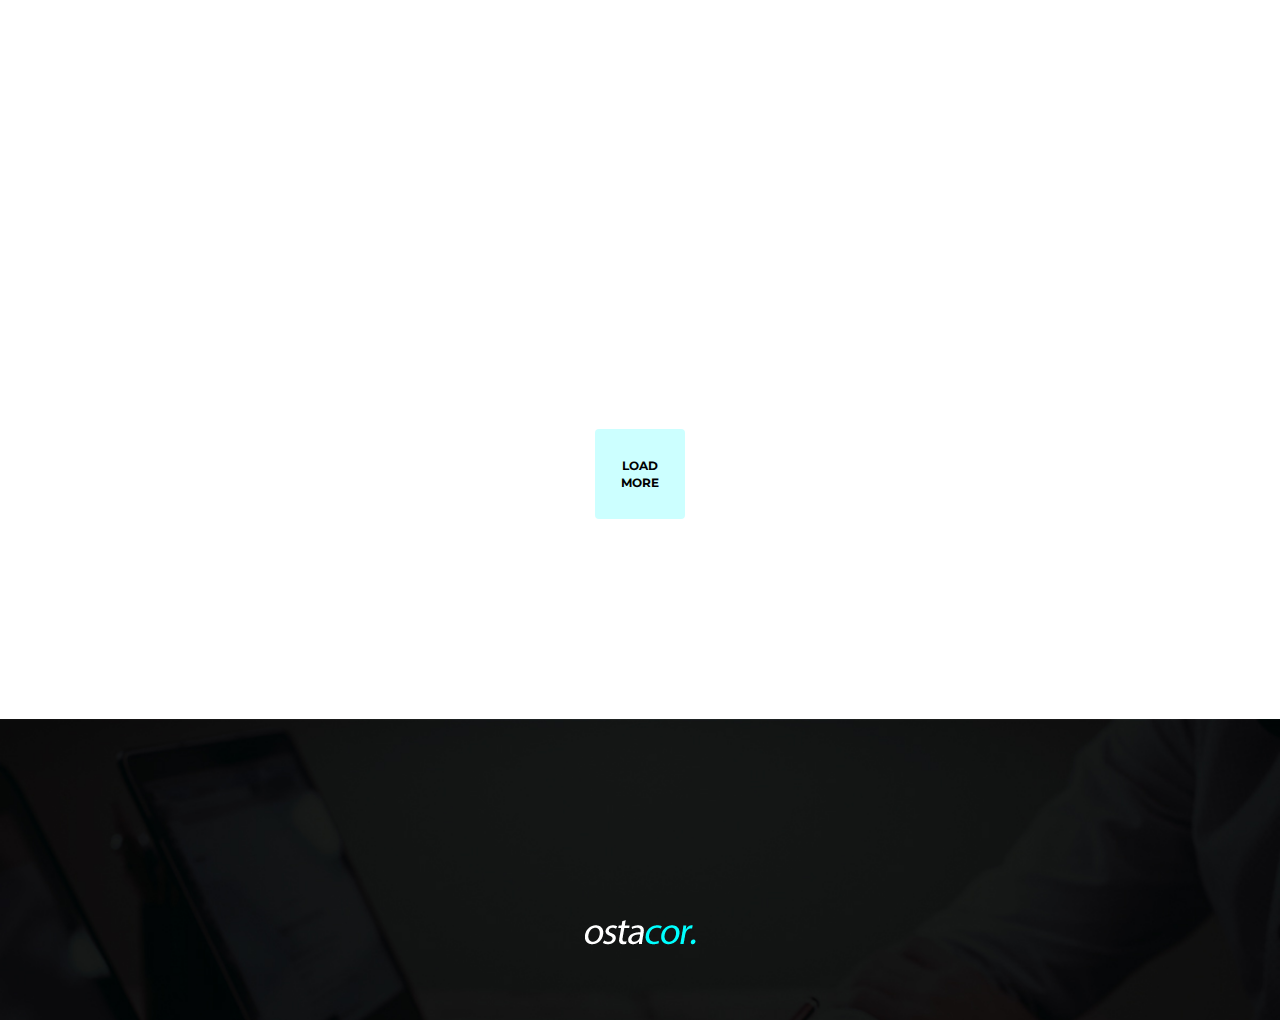
<file: Ostacor-master/portfolio.html>
<!DOCTYPE html>
<html lang="en">
  <head>
   <!-- Meta Tags -->
    <meta charset="utf-8">
    <meta http-equiv="X-UA-Compatible" content="IE=edge">
    <meta name="description" content="ostacor">
    <meta name="keywords" content="HTML,CSS,JavaScript,jquery">
    <meta name="author" content="">
    <meta name="viewport" content="width=device-width, initial-scale=1">
         
          <title>ostacor</title>
          <!-- bootstrap -->
          <link href="css/bootstrap.min.css" rel="stylesheet">
          <!-- Custom CSS: custom Styles -->
          <link href="css/animate.css" rel="stylesheet">
          <link href="css/viewbox.css" rel="stylesheet">
          <link href="css/main.css" rel="stylesheet">
<style>
.banner {
    display: flex;
    align-items: center;
    height: 50vh;
    color: #fff;
    position: relative;
    text-transform: uppercase;
    background-position: top;
    background-size: cover;
    background-repeat: no-repeat;
    background-image: url('images/banner.jpg');
}
.banner  h1 {
    text-align: left;
}
footer {background-image: url("images/banner-customers.jpg");background-repeat: no-repeat;background-size: cover;background-position: top;}
</style>
          
          <!-- Google Font and font-awesome -->
          <link href="https://cdnjs.cloudflare.com/ajax/libs/font-awesome/4.7.0/css/font-awesome.css" rel="stylesheet">
          <link href="https://fonts.googleapis.com/css?family=Montserrat:100,100i,200,300,400,400i,500,500i,600,700,900" rel="stylesheet">
                
          <!-- HTML5 shim and Respond.js for IE8 support of HTML5 elements and media queries -->
          <!-- WARNING: Respond.js doesn't work if you view the page via file:// -->
          <!--[if lt IE 9]>
           
            <script src="https://oss.maxcdn.com/html5shiv/3.7.3/html5shiv.min.js"></script>
            <script src="https://oss.maxcdn.com/respond/1.4.2/respond.min.js"></script>
          <![endif]-->
  </head>
  
<!-- Body Start-->
<body>
<!-- Navbar Start-->
    <!-- Navigation -->
    <nav class="navbar navbar-inverse navbar-fixed-top">
        <div class="container">
            <!-- Brand -->
            <div class="navbar-header">
                <button type="button" class="navbar-toggle collapsed" data-toggle="collapse" data-target="#navbar-collapse" aria-expanded="false">
                    <span class="sr-only">Toggle navigation</span>
                    <span class="icon-bar"></span>
                    <span class="icon-bar"></span>
                    <span class="icon-bar"></span>
                </button>
                <a class="navbar-brand" href="index.html"><img src="images/logo.png" alt="logo"></a>
            </div>
            <div class="collapse navbar-collapse" id="navbar-collapse">
                <!-- Nav links -->
                <ul class="nav navbar-nav navbar-right">
                   <li><a href="index.html">home</a></li>
                   <li class="hidden-xs">|</li>
                   <li><a href="about.html">About</a></li>
                   <li class="hidden-xs">|</li>
                   <li><a href="services.html">services</a></li>
                   <li class="hidden-xs">|</li>
                   <li><a href="portfolio.html">portfolio</a></li>
                   <li class="hidden-xs">|</li>
                   <li><a href="blog.html">Blog</a></li>
                   <li class="hidden-xs">|</li>
                   <li><a href="support.html">contact</a></li>
                </ul>
            </div>
        </div>
    </nav>
<!-- Navbar Ended-->

<!-- Jumbotron Start-->
<div class="text-center banner">
   <div class="gradient"></div>
    <div class="container">
       <div class="row">
           <div class="col-md-12">
                <h1 data-aos="fade-left" data-aos-easing="linear" data-aos-duration="800">Portfolio</h1>
           </div>
       </div>
    </div>
</div>
<!-- Jumbotron Ended-->

<!-- portfolio section Start -->
<!-- Services Start-->
<section class="services">
	<div class="container-fluid">
       <h3>Check Our Recent Portfolio Works</h3>
       <h4>we write beautiful and creative articles on design and fashion</h4>
			<div class="row" data-aos="fade-right" data-aos-anchor-placement="bottom-bottom" data-aos-duration="1000">
				<div class="col-xs-12 col-sm-6 col-md-3">
					<a href="images/Portfolio-1.jpg" class="thumbnail">
						<img src="images/Portfolio-1.jpg" alt="">
				         <div class="overlay">
                           <div class="icon"><i class="fa fa-search" aria-hidden="true"></i><span>view full</span></div>
                         </div>
					</a>
				</div>
				<div class="col-xs-12 col-sm-6 col-md-3">
					<a href="images/Portfolio-2.jpg" class="thumbnail">
						<img src="images/Portfolio-2.jpg" alt="">
				         <div class="overlay">
                           <div class="icon"><i class="fa fa-search" aria-hidden="true"></i><span>view full</span></div>
                         </div>
					</a>
				</div>
				<div class="col-xs-12 col-sm-6 col-md-3">
					<a href="images/Portfolio-3.jpg" class="thumbnail">
						<img src="images/Portfolio-3.jpg" alt="">
				         <div class="overlay">
                           <div class="icon"><i class="fa fa-search" aria-hidden="true"></i><span>view full</span></div>
                         </div>
					</a>
				</div>
				<div class="col-xs-12 col-sm-6 col-md-3">
					<a href="images/Portfolio-4.jpg" class="thumbnail">
						<img src="images/Portfolio-4.jpg" alt="">
				         <div class="overlay">
                           <div class="icon"><i class="fa fa-search" aria-hidden="true"></i><span>view full</span></div>
                         </div>
					</a>
				</div>
			</div>
			<div class="row" data-aos="fade-left" data-aos-anchor-placement="bottom-bottom" data-aos-duration="1000">
				<div class="col-xs-12 col-sm-6 col-md-3">
					<a href="images/Portfolio-5.jpg" class="thumbnail">
						<img src="images/Portfolio-5.jpg" alt="">
				         <div class="overlay">
                           <div class="icon"><i class="fa fa-search" aria-hidden="true"></i><span>view full</span></div>
                         </div>
					</a>
				</div>
				<div class="col-xs-12 col-sm-6 col-md-3">
					<a href="images/Portfolio-6.jpg" class="thumbnail">
						<img src="images/Portfolio-6.jpg" alt="">
				         <div class="overlay">
                           <div class="icon"><i class="fa fa-search" aria-hidden="true"></i><span>view full</span></div>
                         </div>
					</a>
				</div>
				<div class="col-xs-12 col-sm-6 col-md-3">
					<a href="images/Portfolio-7.jpg" class="thumbnail">
						<img src="images/Portfolio-7.jpg" alt="">
				         <div class="overlay">
                           <div class="icon"><i class="fa fa-search" aria-hidden="true"></i><span>view full</span></div>
                         </div>
					</a>
				</div>
				<div class="col-xs-12 col-sm-6 col-md-3">
					<a href="images/Portfolio-8.jpg" class="thumbnail">
						<img src="images/Portfolio-8.jpg" alt="">
				         <div class="overlay">
                           <div class="icon"><i class="fa fa-search" aria-hidden="true"></i><span>view full</span></div>
                         </div>
					</a>
				</div>
			</div>
			<div class="row" data-aos="fade-right" data-aos-anchor-placement="bottom-bottom" data-aos-duration="1000">
				<div class="col-xs-12 col-sm-6 col-md-3">
					<a href="images/Portfolio-1.jpg" class="thumbnail">
						<img src="images/Portfolio-1.jpg" alt="">
				         <div class="overlay">
                           <div class="icon"><i class="fa fa-search" aria-hidden="true"></i><span>view full</span></div>
                         </div>
					</a>
				</div>
				<div class="col-xs-12 col-sm-6 col-md-3">
					<a href="images/Portfolio-2.jpg" class="thumbnail">
						<img src="images/Portfolio-2.jpg" alt="">
				         <div class="overlay">
                           <div class="icon"><i class="fa fa-search" aria-hidden="true"></i><span>view full</span></div>
                         </div>
					</a>
				</div>
				<div class="col-xs-12 col-sm-6 col-md-3">
					<a href="images/Portfolio-3.jpg" class="thumbnail">
						<img src="images/Portfolio-3.jpg" alt="">
				         <div class="overlay">
                           <div class="icon"><i class="fa fa-search" aria-hidden="true"></i><span>view full</span></div>
                         </div>
					</a>
				</div>
				<div class="col-xs-12 col-sm-6 col-md-3">
					<a href="images/Portfolio-4.jpg" class="thumbnail">
						<img src="images/Portfolio-4.jpg" alt="">
				         <div class="overlay">
                           <div class="icon"><i class="fa fa-search" aria-hidden="true"></i><span>view full</span></div>
                         </div>
					</a>
				</div>
			</div>
			<div class="row" data-aos="fade-left" data-aos-anchor-placement="bottom-bottom" data-aos-duration="1000">
				<div class="col-xs-12 col-sm-6 col-md-3">
					<a href="images/Portfolio-5.jpg" class="thumbnail">
						<img src="images/Portfolio-5.jpg" alt="">
				         <div class="overlay">
                           <div class="icon"><i class="fa fa-search" aria-hidden="true"></i><span>view full</span></div>
                         </div>
					</a>
				</div>
				<div class="col-xs-12 col-sm-6 col-md-3">
					<a href="images/Portfolio-6.jpg" class="thumbnail">
						<img src="images/Portfolio-6.jpg" alt="">
				         <div class="overlay">
                           <div class="icon"><i class="fa fa-search" aria-hidden="true"></i><span>view full</span></div>
                         </div>
					</a>
				</div>
				<div class="col-xs-12 col-sm-6 col-md-3">
					<a href="images/Portfolio-7.jpg" class="thumbnail">
						<img src="images/Portfolio-7.jpg" alt="">
				         <div class="overlay">
                           <div class="icon"><i class="fa fa-search" aria-hidden="true"></i><span>view full</span></div>
                         </div>
					</a>
				</div>
				<div class="col-xs-12 col-sm-6 col-md-3">
					<a href="images/Portfolio-8.jpg" class="thumbnail">
						<img src="images/Portfolio-8.jpg" alt="">
				         <div class="overlay">
                           <div class="icon"><i class="fa fa-search" aria-hidden="true"></i><span>view full</span></div>
                         </div>
					</a>
				</div>
			</div>
    <div class="load-more">
        <button class="btn btn-default">load<br>more</button>
    </div>
      </div>
</section>
<!-- Services Ended-->
<!-- portfolio section Ended -->
<!-- Footer section Start -->
<footer>
    <!-- container Start-->
    <div class="container">
       <div class="row" data-aos="fade-up" data-aos-anchor-placement="bottom-bottom" data-aos-duration="1000">
           <ul>
               <li><a href="index.html">Home </a></li><li class="semicolon">|</li>
               <li><a href="services.html">our services</a></li><li class="semicolon">|</li>
               <li><a href="portfolio.html">portfolio</a></li><li class="semicolon">|</li>
               <li><a href="blog_single.html">Read Blog</a></li><li class="semicolon">|</li>
               <li><a href="support.html">contact</a></li><li class="semicolon">|</li>
               <li><a href="support.html">support</a></li>
           </ul>
           <p>(C) 2017 All rights reserved <span><a href="https://www.template.net/editable/websites/html5" target="_blank" style="color: #b9b203;">ostacor.</a></span>Designed by <span><a href="https://www.template.net/editable/websites/html5" target="_blank" style="color: #03b9b3;">template.net</a></span></p>
       </div>
       <div class="footer-logo">
              <a href="index.html"><img src="images/logo.png" alt="footer-logo"></a>
       </div>
    </div>
    <!-- container Ended-->
</footer>
<!-- Footer section Ended --> 

<div class='scrolltop'>
    <div class='scroll icon'><i class="fa fa-4x fa-angle-up"></i></div>
</div>
   
    <!-- jQuery (necessary for Bootstrap's JavaScript plugins) -->
    <script src="https://ajax.googleapis.com/ajax/libs/jquery/1.11.3/jquery.min.js"></script>
    <!-- Include all compiled plugins (below), or include individual files as needed -->
    <script src="js/animate.js"></script>
    <script src="js/bootstrap.min.js"></script>
    <script src="js/jquery.viewbox.min.js"></script>
    <script src="js/custom.js"></script>

    </body>
  <!-- Body Ended -->
</html>
</file>
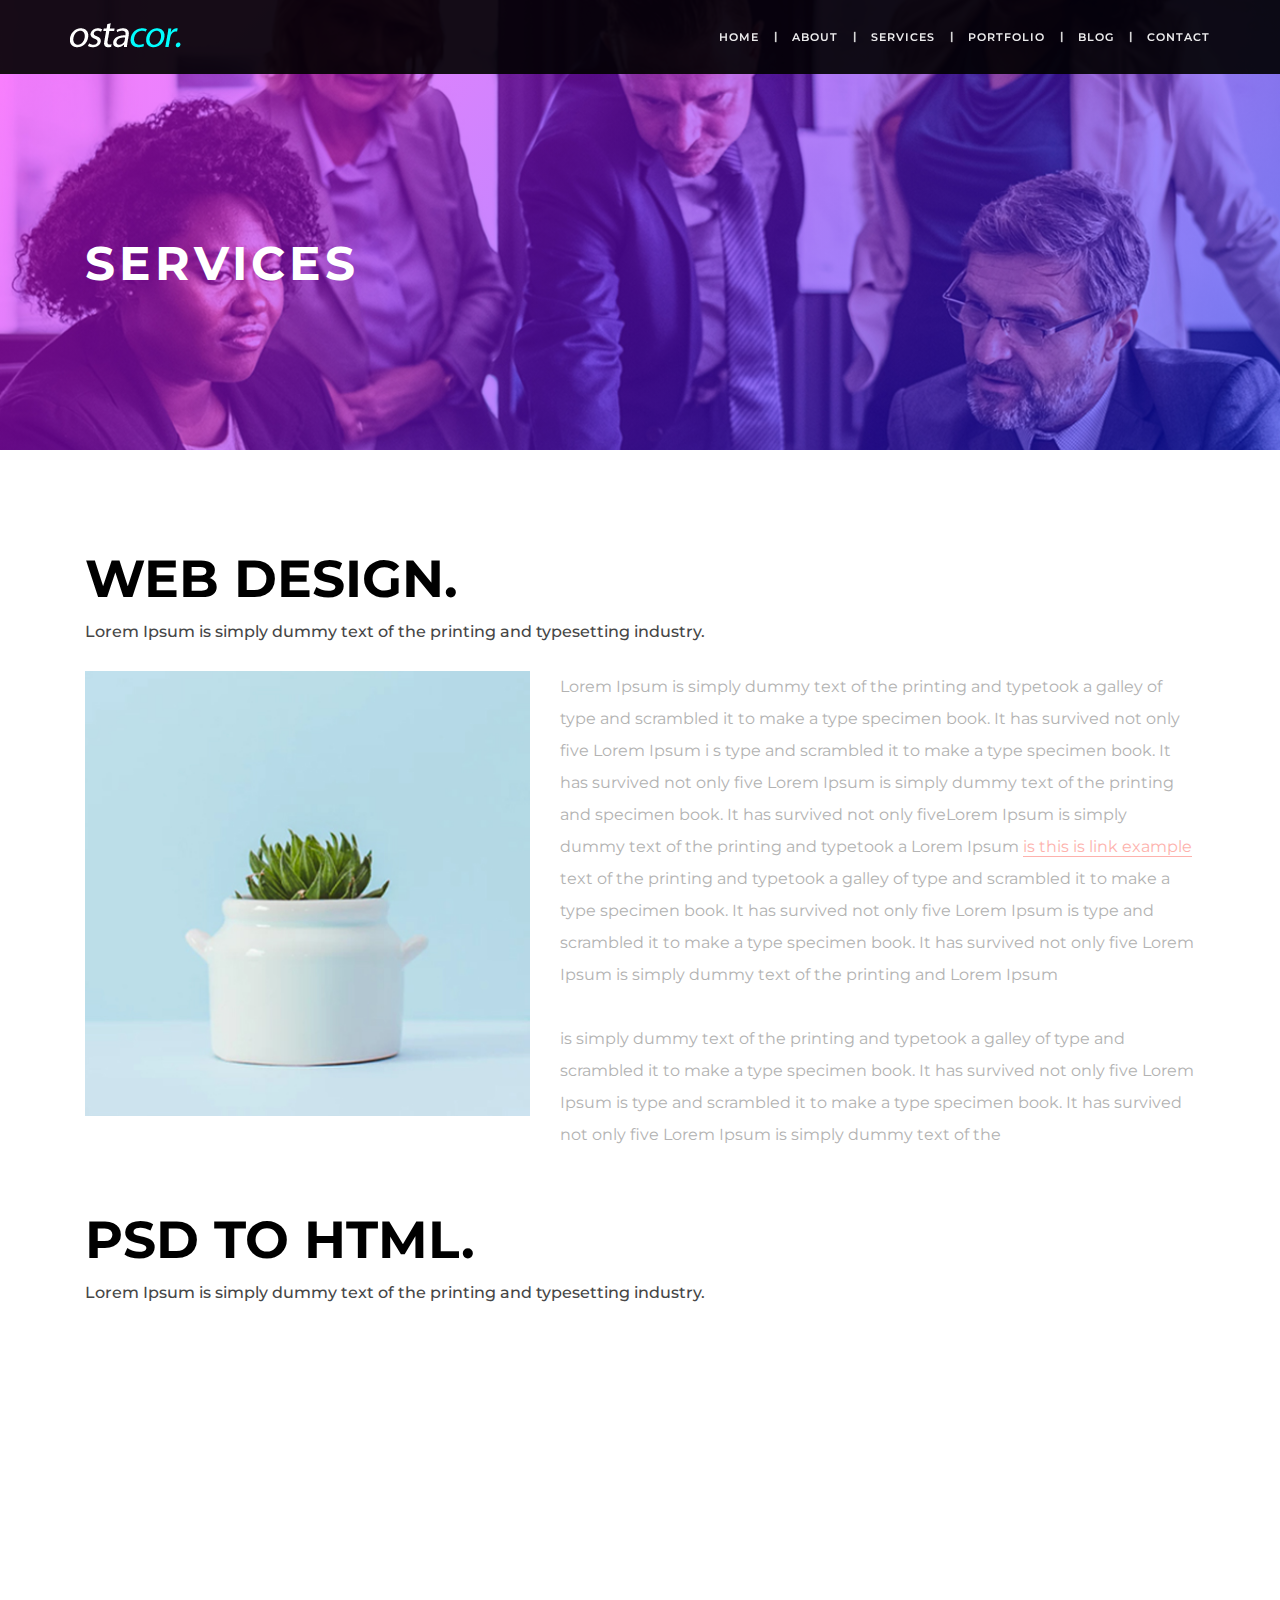
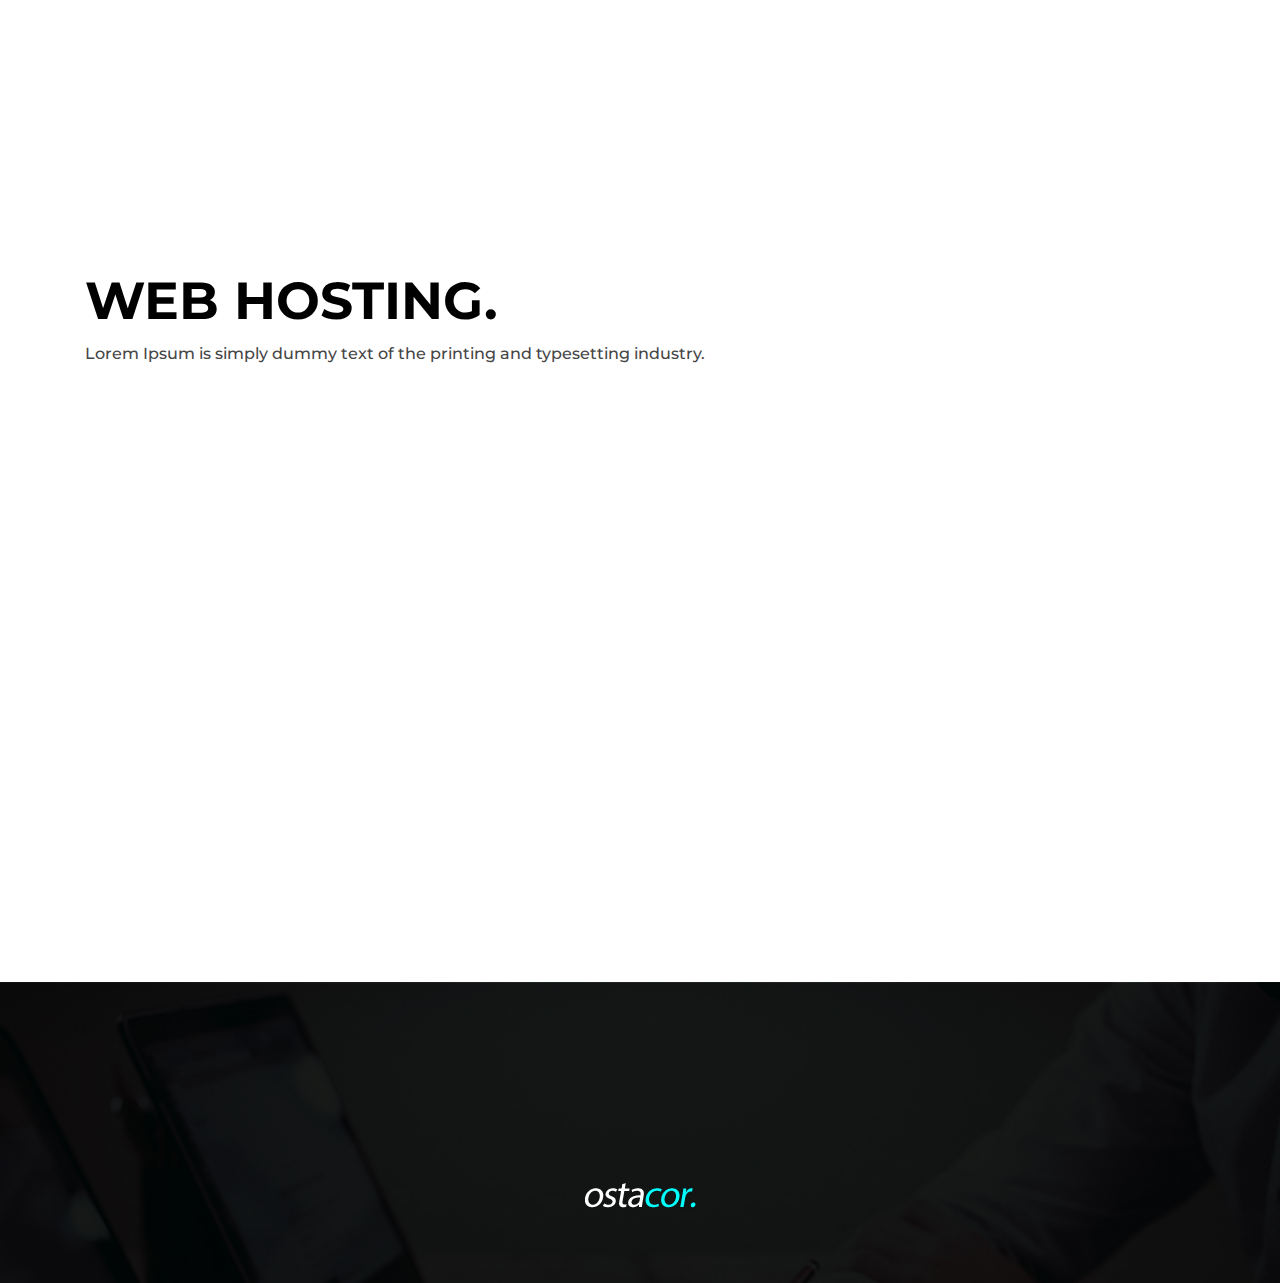
<file: Ostacor-master/services.html>
<!DOCTYPE html>
<html lang="en">
  <head>
   <!-- Meta Tags -->
    <meta charset="utf-8">
    <meta http-equiv="X-UA-Compatible" content="IE=edge">
    <meta name="description" content="ostacor">
    <meta name="keywords" content="HTML,CSS,JavaScript,jquery">
    <meta name="author" content="">
    <meta name="viewport" content="width=device-width, initial-scale=1">
         
          <title>ostacor</title>
          <!-- bootstrap -->
          <link href="css/bootstrap.min.css" rel="stylesheet">
          <!-- Custom CSS: custom Styles -->
          <link href="css/animate.css" rel="stylesheet">
          <link href="css/viewbox.css" rel="stylesheet">
          <link href="css/main.css" rel="stylesheet">
<style>
.banner {
    display: flex;
    align-items: center;
    height: 50vh;
    color: #fff;
    position: relative;
    text-transform: uppercase;
    background-position: top;
    background-size: cover;
    background-repeat: no-repeat;
    background-image: url('images/banner.jpg');
}
.banner  h1 {
    text-align: left;
}
footer {background-image: url("images/banner-customers.jpg");background-repeat: no-repeat;background-size: cover;background-position: top;}
</style>
          
          <!-- Google Font and font-awesome -->
          <link href="https://cdnjs.cloudflare.com/ajax/libs/font-awesome/4.7.0/css/font-awesome.css" rel="stylesheet">
          <link href="https://fonts.googleapis.com/css?family=Montserrat:100,100i,200,300,400,400i,500,500i,600,700,900" rel="stylesheet">
                
          <!-- HTML5 shim and Respond.js for IE8 support of HTML5 elements and media queries -->
          <!-- WARNING: Respond.js doesn't work if you view the page via file:// -->
          <!--[if lt IE 9]>
           
            <script src="https://oss.maxcdn.com/html5shiv/3.7.3/html5shiv.min.js"></script>
            <script src="https://oss.maxcdn.com/respond/1.4.2/respond.min.js"></script>
          <![endif]-->
  </head>
  
<!-- Body Start-->
<body>
<!-- Navbar Start-->
    <!-- Navigation -->
    <nav class="navbar navbar-inverse navbar-fixed-top">
        <div class="container">
            <!-- Brand -->
            <div class="navbar-header">
                <button type="button" class="navbar-toggle collapsed" data-toggle="collapse" data-target="#navbar-collapse" aria-expanded="false">
                    <span class="sr-only">Toggle navigation</span>
                    <span class="icon-bar"></span>
                    <span class="icon-bar"></span>
                    <span class="icon-bar"></span>
                </button>
                <a class="navbar-brand" href="index.html"><img src="images/logo.png" alt="logo"></a>
            </div>
            <div class="collapse navbar-collapse" id="navbar-collapse">
                <!-- Nav links -->
                <ul class="nav navbar-nav navbar-right">
                   <li><a href="index.html">home</a></li>
                   <li class="hidden-xs">|</li>
                   <li><a href="about.html">About</a></li>
                   <li class="hidden-xs">|</li>
                   <li><a href="services.html">services</a></li>
                   <li class="hidden-xs">|</li>
                   <li><a href="portfolio.html">portfolio</a></li>
                   <li class="hidden-xs">|</li>
                   <li><a href="blog.html">blog</a></li>
                   <li class="hidden-xs">|</li>
                   <li><a href="support.html">contact</a></li>
                </ul>
            </div>
        </div>
    </nav>
<!-- Navbar Ended-->
<!-- Jumbotron Start-->
<div class="text-center banner">
   <div class="gradient"></div>
    <div class="container">
       <div class="row">
           <div class="col-md-12">
                <h1 data-aos="fade-left" data-aos-easing="linear" data-aos-duration="1500">Services</h1>
           </div>
       </div>
    </div>
</div>
<!-- Jumbotron Ended-->

<!-- services section Start -->
<section id="services">
<div class="container">
  <div class="part-1">
   <div class="row">
       <div class="col-md-12 heading">
          <h3>Web Design.</h3>
          <h4>Lorem Ipsum is simply dummy text of the printing and typesetting industry.</h4>
       </div>
   </div>
    <div class="row" data-aos="fade-up" data-aos-duration="2000">
        <div class="col-md-5">
            <figure>
              <img src="images/Web%20Design.jpg" alt="Web Design" width="100%">
            </figure>
        </div>
        <div class="col-md-7">
            <p>Lorem Ipsum is simply dummy text of the printing and typetook a galley of type and scrambled it to make a type specimen book. It has survived not only five Lorem Ipsum i s type and scrambled it to make a type specimen book. It has survived not only five Lorem Ipsum is simply dummy text of the printing and specimen book. 

            It has survived not only fiveLorem Ipsum is simply dummy text of the printing and typetook a Lorem Ipsum <a href="#">is this is link example</a> text of the printing and typetook a galley of type and scrambled it to make a type specimen book. It has survived not only five Lorem Ipsum is type and scrambled it to make a type specimen book. It has survived not only five Lorem Ipsum is simply dummy text of the printing and Lorem Ipsum <br/><br/>
            
            is simply dummy text of the printing and typetook a galley of type and scrambled it to make a type specimen book. It has survived not only five Lorem Ipsum is type and scrambled it to make a type specimen book. It has survived not only five Lorem Ipsum is simply dummy text of the </p>
        </div>
    </div>
    </div>
  <div class="part-2">
   <div class="row">
       <div class="col-md-12 heading">
          <h3>psd to html.</h3>
          <h4>Lorem Ipsum is simply dummy text of the printing and typesetting industry.</h4>
       </div>
   </div>
    <div class="row" data-aos="fade-up" data-aos-duration="2000">
        <div class="col-md-5">
            <figure>
              <img src="images/psd-to-html.jpg" alt="Web Design" width="100%">
            </figure>
        </div>
        <div class="col-md-7">
            <p>Lorem Ipsum is simply dummy text of the printing and typetook a galley of type and scrambled it to make a type specimen book. It has survived not only five Lorem Ipsum i s type and scrambled it to make a type specimen book. It has survived not only five Lorem Ipsum is simply dummy text of the printing and specimen book. 

            It has survived not only fiveLorem Ipsum is simply dummy text of the printing and typetook a Lorem Ipsum <a href="#">is this is link example</a> text of the printing and typetook a galley of type and scrambled it to make a type specimen book. It has survived not only five Lorem Ipsum is type and scrambled it to make a type specimen book. It has survived not only five Lorem Ipsum is simply dummy text of the printing and Lorem Ipsum <br/><br/>
            
            is simply dummy text of the printing and typetook a galley of type and scrambled it to make a type specimen book. It has survived not only five Lorem Ipsum is type and scrambled it to make a type specimen book. It has survived not only five Lorem Ipsum is simply dummy text of the </p>
        </div>
    </div>
    </div>
  <div class="part-2">
   <div class="row">
       <div class="col-md-12 heading">
          <h3>Web hosting.</h3>
          <h4>Lorem Ipsum is simply dummy text of the printing and typesetting industry.</h4>
       </div>
   </div>
    <div class="row" data-aos="fade-up" data-aos-duration="2000">
        <div class="col-md-5">
            <figure>
              <img src="images/psd-to-html.jpg" alt="Web Design" width="100%">
            </figure>
        </div>
        <div class="col-md-7">
            <p>Lorem Ipsum is simply dummy text of the printing and typetook a galley of type and scrambled it to make a type specimen book. It has survived not only five Lorem Ipsum i s type and scrambled it to make a type specimen book. It has survived not only five Lorem Ipsum is simply dummy text of the printing and specimen book. 

            It has survived not only fiveLorem Ipsum is simply dummy text of the printing and typetook a Lorem Ipsum <a href="#">is this is link example</a> text of the printing and typetook a galley of type and scrambled it to make a type specimen book. It has survived not only five Lorem Ipsum is type and scrambled it to make a type specimen book. It has survived not only five Lorem Ipsum is simply dummy text of the printing and Lorem Ipsum <br/><br/>
            
            is simply dummy text of the printing and typetook a galley of type and scrambled it to make a type specimen book. It has survived not only five Lorem Ipsum is type and scrambled it to make a type specimen book. It has survived not only five Lorem Ipsum is simply dummy text of the </p>
        </div>
    </div>
</div>
</div>
</section>
<!-- services section Ended -->
<footer>
    <!-- container Start-->
    <div class="container">
       <div class="row" data-aos="fade-up" data-aos-anchor-placement="bottom-bottom" data-aos-duration="1000">
           <ul>
               <li><a href="index.html">Home </a></li><li class="semicolon">|</li>
               <li><a href="services.html">our services</a></li><li class="semicolon">|</li>
               <li><a href="portfolio.html">portfolio</a></li><li class="semicolon">|</li>
               <li><a href="blog_single.html">Read Blog</a></li><li class="semicolon">|</li>
               <li><a href="support.html">contact</a></li><li class="semicolon">|</li>
               <li><a href="support.html">support</a></li>
           </ul>
           <p>(C) 2017 All rights reserved <span><a href="https://www.template.net/editable/websites/html5" target="_blank" style="color: #b9b203;">ostacor.</a></span>Designed by <span><a href="https://www.template.net/editable/websites/html5" target="_blank" style="color: #03b9b3;">template.net</a></span></p>
       </div>
       <div class="footer-logo">
              <a href="index.html"><img src="images/logo.png" alt="footer-logo"></a>
       </div>
    </div>
    <!-- container Ended-->
</footer>
<!-- Footer section Ended --> 

<div class='scrolltop'>
    <div class='scroll icon'><i class="fa fa-4x fa-angle-up"></i></div>
</div>
   
    <!-- jQuery (necessary for Bootstrap's JavaScript plugins) -->
    <script src="https://ajax.googleapis.com/ajax/libs/jquery/1.11.3/jquery.min.js"></script>
    <!-- Include all compiled plugins (below), or include individual files as needed -->
    <script src="js/animate.js"></script>
    <script src="js/bootstrap.min.js"></script>
    <script src="js/jquery.viewbox.min.js"></script>
    <script src="js/custom.js"></script>

    </body>
  <!-- Body Ended -->
</html>
</file>
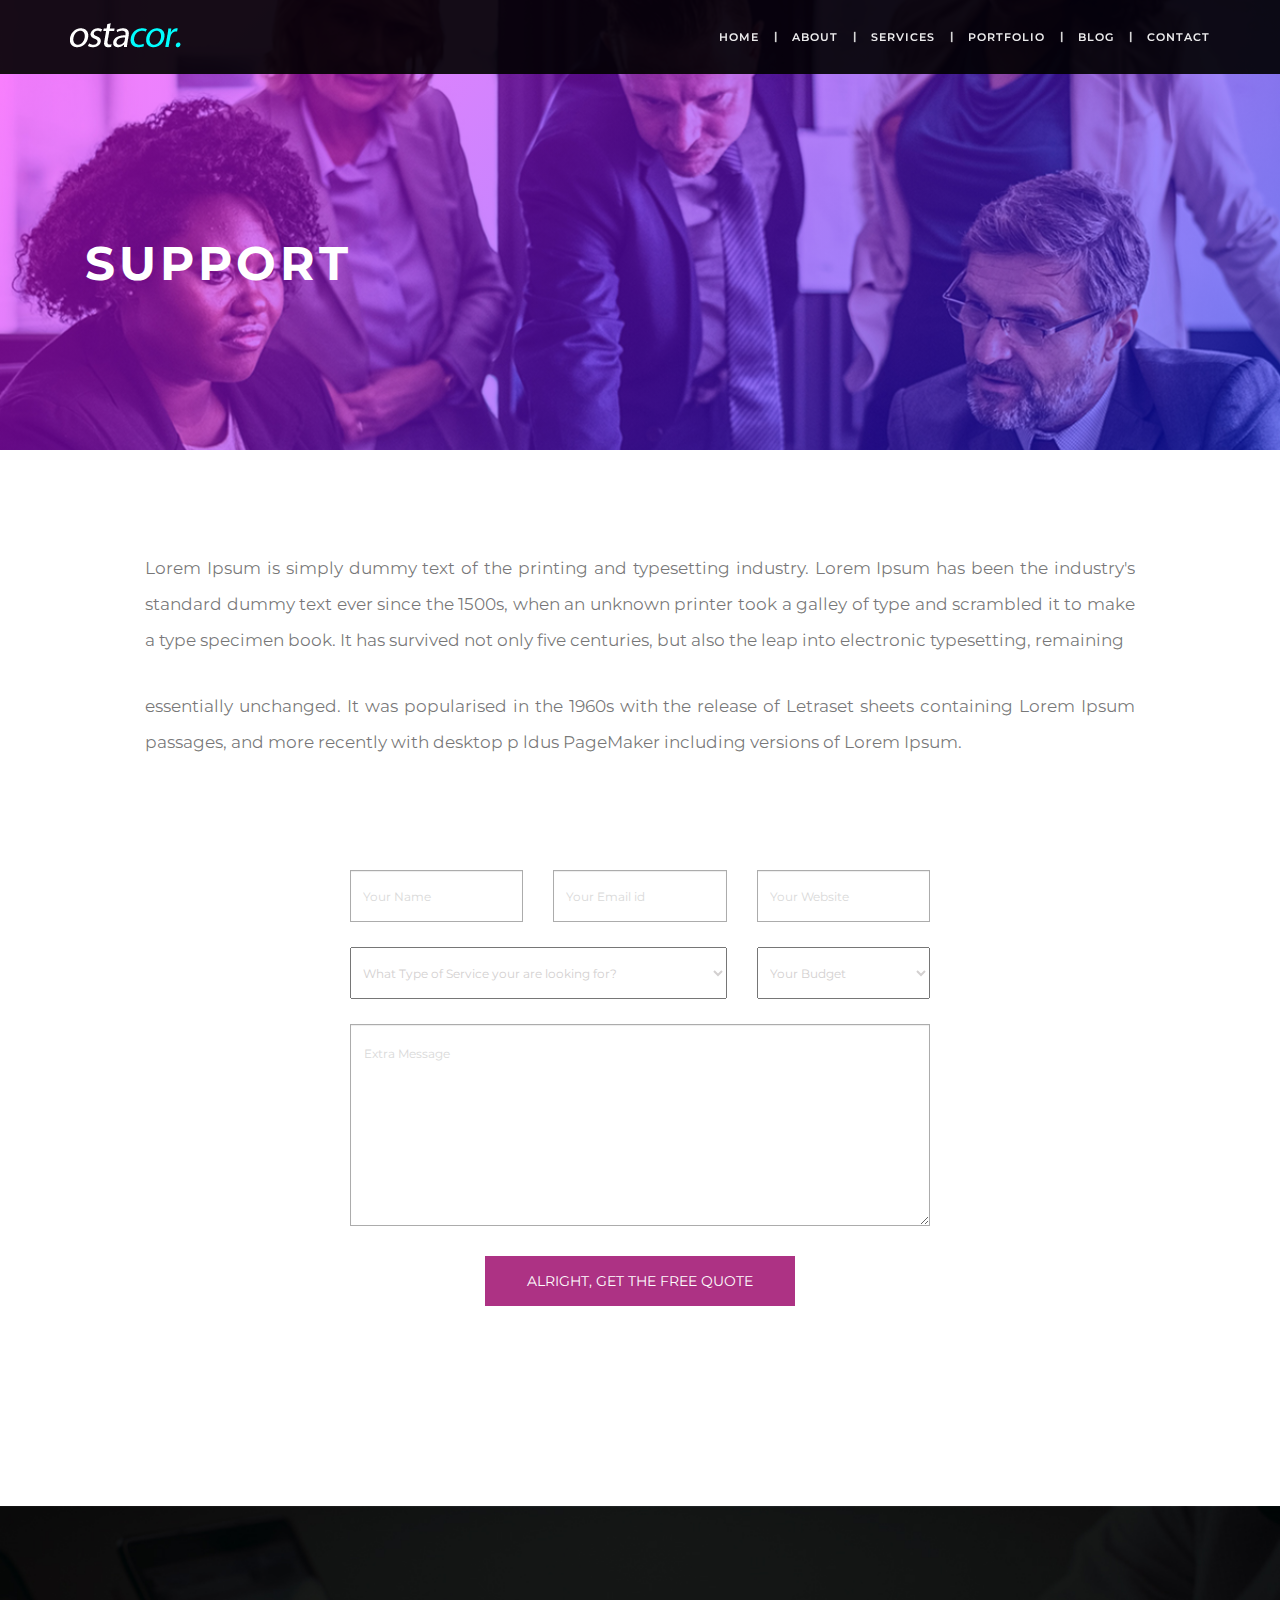
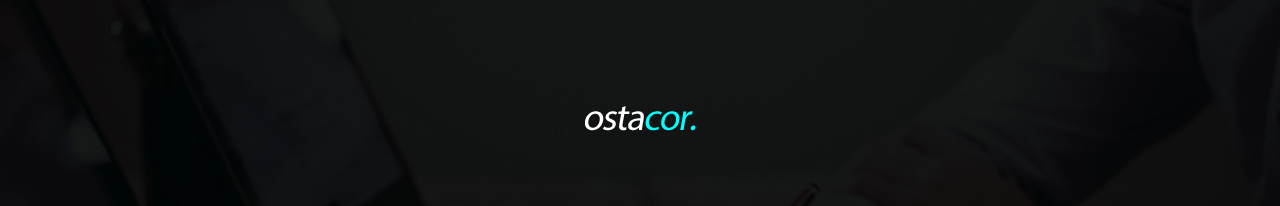
<file: Ostacor-master/support.html>
<!DOCTYPE html>
<html lang="en">
  <head>
   <!-- Meta Tags -->
    <meta charset="utf-8">
    <meta http-equiv="X-UA-Compatible" content="IE=edge">
    <meta name="description" content="ostacor">
    <meta name="keywords" content="HTML,CSS,JavaScript,jquery">
    <meta name="author" content="">
    <meta name="viewport" content="width=device-width, initial-scale=1">
         
          <title>ostacor</title>
          <!-- bootstrap -->
          <link href="css/bootstrap.min.css" rel="stylesheet">
          <!-- Custom CSS: custom Styles -->
          <link href="css/animate.css" rel="stylesheet">
          <link href="css/viewbox.css" rel="stylesheet">
          <link href="css/main.css" rel="stylesheet">
<style>
.banner {
    display: flex;
    align-items: center;
    height: 50vh;
    color: #fff;
    position: relative;
    text-transform: uppercase;
    background-position: top;
    background-size: cover;
    background-repeat: no-repeat;
    background-image: url('images/banner.jpg');
}
.banner  h1 {
    text-align: left;
}
footer {background-image: url("images/banner-customers.jpg");background-repeat: no-repeat;background-size: cover;background-position: top;}
</style>
          
          <!-- Google Font and font-awesome -->
          <link href="https://cdnjs.cloudflare.com/ajax/libs/font-awesome/4.7.0/css/font-awesome.css" rel="stylesheet">
          <link href="https://fonts.googleapis.com/css?family=Montserrat:100,100i,200,300,400,400i,500,500i,600,700,900" rel="stylesheet">
                
          <!-- HTML5 shim and Respond.js for IE8 support of HTML5 elements and media queries -->
          <!-- WARNING: Respond.js doesn't work if you view the page via file:// -->
          <!--[if lt IE 9]>
           
            <script src="https://oss.maxcdn.com/html5shiv/3.7.3/html5shiv.min.js"></script>
            <script src="https://oss.maxcdn.com/respond/1.4.2/respond.min.js"></script>
          <![endif]-->
  </head>
  
<!-- Body Start-->
<body>
<!-- Navbar Start-->
    <!-- Navigation -->
    <nav class="navbar navbar-inverse navbar-fixed-top">
        <div class="container">
            <!-- Brand -->
            <div class="navbar-header">
                <button type="button" class="navbar-toggle collapsed" data-toggle="collapse" data-target="#navbar-collapse" aria-expanded="false">
                    <span class="sr-only">Toggle navigation</span>
                    <span class="icon-bar"></span>
                    <span class="icon-bar"></span>
                    <span class="icon-bar"></span>
                </button>
                <a class="navbar-brand" href="index.html"><img src="images/logo.png" alt="logo"></a>
            </div>
            <div class="collapse navbar-collapse" id="navbar-collapse">
                <!-- Nav links -->
                <ul class="nav navbar-nav navbar-right">
                   <li><a href="index.html">home</a></li>
                   <li class="hidden-xs">|</li>
                   <li><a href="about.html">About</a></li>
                   <li class="hidden-xs">|</li>
                   <li><a href="services.html">services</a></li>
                   <li class="hidden-xs">|</li>
                   <li><a href="portfolio.html">portfolio</a></li>
                   <li class="hidden-xs">|</li>
                   <li><a href="blog.html">Blog</a></li>
                   <li class="hidden-xs">|</li>
                   <li><a href="support.html">contact</a></li>
                </ul>
            </div>
        </div>
    </nav>
<!-- Navbar Ended-->

<!-- Jumbotron Start-->
<div class="text-center banner">
   <div class="gradient"></div>
    <div class="container">
       <div class="row">
           <div class="col-md-12">
                <h1 data-aos="fade-left" data-aos-easing="linear" data-aos-duration="800">Support</h1>
           </div>
       </div>
    </div>
</div>
<!-- Jumbotron Ended-->

<!-- Support section Start -->
<div id="contact">
  <div class="container">
   <div class="col-md-12 text-left">
       <p>Lorem Ipsum is simply dummy text of the printing and typesetting industry. Lorem Ipsum has been the industry's standard dummy text ever since the 1500s, when an unknown printer took a galley of type and scrambled it to make a type specimen book. It has survived not only five centuries, but also the leap into electronic typesetting, remaining </p>
       <p>essentially unchanged. It was popularised in the 1960s with the release of Letraset sheets containing Lorem Ipsum passages, and more recently with desktop p ldus PageMaker including versions of Lorem Ipsum.</p>
   </div>
     <div class="container py-5" style="width: 670px;">
      <div class="row">
          <div class="col-md-12">
              <form>
                  <div class="form-group row">
                      <div class="col-sm-4">
                          <input type="text" class="form-control" placeholder="Your Name" required>
                      </div>
                          <div class="col-sm-4">
                          <input type="text" class="form-control" placeholder="Your Email id" required>
                      </div>
                      <div class="col-sm-4">
                          <input type="text" class="form-control" placeholder="Your Website" required>
                      </div>
                  </div>
                  <div class="form-group row">
                      <div class="col-sm-8">
                         <select required>
                           <option value="none">None</option>
                           <option value="web design">Web Design</option>
                           <option value="psd to html">Psd to html</option>
                           <option value="web hosting">Web hosting</option>
                           <option value="website template">website template</option>
                           <option value="" selected disabled hidden>What Type of Service your are looking for?</option>
                         </select>
                      </div>
                      <div class="col-sm-4">
                         <select required>
                           <option value="0">0</option>
                           <option value="1l">1L</option>
                           <option value="2ls">2Ls</option>
                           <option value="3ls">3Ls</option>
                           <option value="4ls">4Ls</option>
                           <option value="" selected disabled hidden>Your Budget</option>
                         </select>
                      </div>
                  </div>
                  <div class="form-group row">
                      <div class="col-sm-12">
                          <textarea type="text" class="form-control" placeholder="Extra Message" rows="8" required></textarea>
                      </div>
                  </div>
                  <button type="submit" class="btn btn-primary px-4">Alright, Get the Free Quote</button>
              </form>
          </div>
      </div>
     </div>
  </div>
</div>
<!-- Support section Ended -->

<!-- Footer section Start -->
<footer>
    <!-- container Start-->
    <div class="container">
       <div class="row" data-aos="fade-up" data-aos-anchor-placement="bottom-bottom" data-aos-duration="1000">
           <ul>
               <li><a href="index.html">Home </a></li><li class="semicolon">|</li>
               <li><a href="services.html">our services</a></li><li class="semicolon">|</li>
               <li><a href="portfolio.html">portfolio</a></li><li class="semicolon">|</li>
               <li><a href="blog_single.html">Read Blog</a></li><li class="semicolon">|</li>
               <li><a href="support.html">contact</a></li><li class="semicolon">|</li>
               <li><a href="support.html">support</a></li>
           </ul>
           <p>(C) 2017 All rights reserved <span><a href="https://www.template.net/editable/websites/html5" target="_blank" style="color: #b9b203;">ostacor.</a></span>Designed by <span><a href="https://www.template.net/editable/websites/html5" target="_blank" style="color: #03b9b3;">template.net</a></span></p>
       </div>
       <div class="footer-logo">
              <a href="index.html"><img src="images/logo.png" alt="footer-logo"></a>
       </div>
    </div>
    <!-- container Ended-->
</footer>
<!-- Footer section Ended --> 

<div class='scrolltop'>
    <div class='scroll icon'><i class="fa fa-4x fa-angle-up"></i></div>
</div>
   
    <!-- jQuery (necessary for Bootstrap's JavaScript plugins) -->
    <script src="https://ajax.googleapis.com/ajax/libs/jquery/1.11.3/jquery.min.js"></script>
    <!-- Include all compiled plugins (below), or include individual files as needed -->
    <script src="js/animate.js"></script>
    <script src="js/bootstrap.min.js"></script>
    <script src="js/jquery.viewbox.min.js"></script>
    <script src="js/custom.js"></script>

    </body>
  <!-- Body Ended -->
</html>
</file>
<file: Octanet/css/style.css>
@import url('https://fonts.googleapis.com/css2?family=Roboto:ital,wght@0,100;0,300;0,400;0,500;0,700;0,900;1,100;1,300;1,400;1,500;1,700;1,900&display=swap');

*{
    box-sizing: border-box;
    margin: 0;
    padding: 0;
}

html,
body {
    font-family: 'Roboto' ,sans-serif;
    background: #000;
    color: #fff;
    line-height: 1.7;
    overflow-x: hidden;

}

a{
    color: #fff;
    text-decoration: none;
}
a:hover{
    color: #ccc;
}
ul {
    list-style-type: none;
}
img {
    width: 100%;
}

h3 {
    font-size: 25px;
    font-weight: normal;
}

h4 {
    color: #00ed82;
    font-size: 13px;
    text-transform: uppercase;
}

.btn {
    display: inline-block;
    background: #fff;
    color: #333;
    min-width: 135px;
    padding: 18px 30px;
    font-size: 15px;
    font-weight: 600;
    line-height: 14px;
    border: none;
    border-radius: 5px;
    letter-spacing: 1px;
    cursor: pointer;
    text-transform: uppercase;
}


.btn-cta:hover {
    opacity: 0.8;
}

.btn-cta:hover {
    opacity: 0.8;
}

.btn-outline {
    background: none;
    color: #fff;
    border: 2px solid #fff;
}

.btn-outline:hover {
    color: #fff;
    border-color: #ccc;
}
.btn-dark {
    background: #000;
    color: #fff;
}
.legal-text {
    font-size: 10px;
    color: #ccc;
    margin-top: none;
}

.sub-links {
    display: block;
    color: #ccc;
    font-size: 12px;
    margin-top: 5px;
    text-decoration: underline;
}
.text-xl {
    font-size: 70px;
    font-weight: bold;
}
.sub-text {
    max-width: 850px;
    margin-bottom: 10px;
    font-size: 24px;   
}

.header {
    height: 530px;
    background: url(../img/header.jpg)
    no-repeat center center / cover;
}
.header nav {
    display: flex;
    justify-content: flex-end;
    padding: 20px 40px;
    z-index: 2;
    position: relative;
}
.header nav .login-btn {
    cursor: pointer;
    background: none;
    border: none;
    color: rgb(255, 255, 255);
    font-weight: bold;
    text-transform: uppercase;
    letter-spacing: 1px;
}

.header .logo {
    width: 270px;
    margin: 20px;
}

.header .header-content {
    display: flex;
    flex-direction: column;
    justify-content: flex-start;
    align-items: center;
    margin-top: 30px;
    
}
.header .header-text-1 {
    font-size: 22px;
    font-weight: bold;
}
.header .header-text-2 {
    font-size: 18px;
    margin: 25px 0;
}

.header::after {
    content: '';
    position: absolute;
    top: 0;
    left: 0;
    width: 100%;
    height: 40%;
    z-index: 1;
    background: linear-gradient(
    180deg,
    rgba(0, 0, 0, 0.76) 15.54%,
    rgba(0, 0, 0, 0.192) 60.23%,
    rgba(0, 0, 0, 8e-5) 100%
  );
}


/* Sub Header*/

.sub-header {
    display: grid;
    grid-template-columns: 1fr 1fr 2fr;
    gap: 40px;
    align-items: center;
    padding: 30px 40px;
    background: linear-gradient(
        318.68deg,
        #0f495c 0%,
        #0d3640 49.72%,
        #08141f 100%
    );
}

.sub-header > div:last-of-type {
    justify-self: end;
    align-self: end;
}

.sub-header > div:last-of-type .sub-links{
    text-align: center; 
}

/*Categories*/

.categories{
    display: flex;
    flex-direction: column;
    align-items: center;
    text-align: center;
    padding: 90px 40px;
}

.categories .covers {
    display: grid;
    grid-template-columns: repeat(4, 1fr);
    margin-top: 40px;
    gap: 20px;
}

.categories .covers >div {
    height: 500px;
    width: 300px;
    position: relative;

}

.categories.covers-grad {
    position: absolute;
  top: 0;
  left: 0;
  width: 100%;
  height: 100%;
  background: linear-gradient(
      156.82deg,
      rgba(0, 0, 0, 0.6) 4.58%,
      rgba(0, 0, 0, 0) 69.61%
    ),
    linear-gradient(24.5deg, rgba(0, 0, 0, 0.2) 4.71%, rgba(0, 0, 0, 0) 71.49%);

}

.categories .cover-text{
    position: absolute;
    top: 20px;
    left: 20px;
    text-align: left;
}
.categories .cover-1 {
    background: url('../img/cover-1.jpg') no-repeat center center / cover;
}

 .categories .cover-2 {
    background: url('../img/cover-2.jpg') no-repeat center center / cover;
}
.categories .cover-3 {
    background: url('../img/cover-3.jpg') no-repeat center center / cover;
}
.categories .cover-4 {
    background: url('../img/cover-4.jpg') no-repeat center center / cover;
} 
/*live*/

.live {
    background: #151516;
    padding: 40px;
}
.live-border {
    border: 4px solid #1ce783;
    border-radius: 16px;
    padding: 100px;
    display: flex;
    flex-direction: column;
    align-items: center;
    justify-content: center;
    text-align: center;
}

.live a {
    text-transform: uppercase;
    font-size: 18px;
    margin-top: 20px;
    text-decoration: underline;
}

/*Live Sports*/
.live-sports {
    background: url(../img/live-sports.jpg) no-repeat center center /cover;
    height: 800px;
    position: relative;
}
.live-sports-content {
    position: absolute;
    top: 160px;
    left: 100px;
    max-width: 550px;
}

.live-sports-logos {
    
    width: 300px;
    margin-top: 80px;
    display: flex;
    align-items: center;
    justify-content: space-between;
}
.live-sports-logos > div {
    background: url('../img/network-logo-bg.png') no-repeat center center / cover;
    height :60px;
    width: 60px;
    display: flex;
    justify-content: center;
    align-items: center;
}
.live-sports-logos img {
    width: 40px;
}

/*Footer*/

.footer {
    background: #ebedf2;
    color: #333;
}
.footer a{
    color: #333;
}
.footer-container {
    max-width: 1100px;
    margin: auto;
    padding: 40px;
}
.footer-list {
    display: flex;
    justify-content: space-between;
}

.footer-list .list-head {
    text-transform: uppercase;
    font-weight: bold;
    margin-bottom: 5px;

}

.divider {
    width: 1100px; 
    height: 3px;
    border-top: 1px #ccc solid;
    margin: 30px 0;
}

.social-icons img{
    width: 25px;
    height: 25px;
    margin-right: 25px;
}

/*Modal*/

.modal {

    display: none;
    position: fixed;
    top: 0;
    left: 0;
    z-index: 1;
    height: 100%;
    width: 100%;
    background: rgba(0, 0, 0, 0.5);
}
.modal-box {
    margin: 10% auto;
    width: 400px;
    background: #fff;
    color: #333;
    position: relative;
    animation: modalopen 1s;
}

@keyframes modalopen {
    from {
        opacity: 0;
    }
    to {
        opacity: 1;
    }
}
.modal-body {
    padding: 50px;

}
.modal-body h3{
    font-weight: bold;
}
.modal-body .btn {
    width: 100%;
    margin-top: 30px;
    
}
.modal .close {
    cursor: pointer;
    height: 23px;
    width: 23px;
    position: absolute;
    top: 20px;
    right: 20px;
}
.modal .modal-footer {
    background: #f7f7f9;
    color: #333;
    padding: 20px 0;
    border-top: #eee 1px solid;
    text-align: center;
}
.modal .modal-footer a{
    color: steelblue;
}
/*form*/
.form-control {
    margin: 20px 0;
}
.form-control label {
    display: block;
    text-transform: uppercase;
}
.form-control input {
    width: 100%;
    border: 2px #ccc solid;
    border-radius:5px ;
    height: 50px;
    padding: 5px;
}
/*MEDIA QUeries*/
@media(max-width: 1100px){
    .categories .covers {
        grid-template-columns: 1fr 1fr;
    }
}

@media (max-width:768px) {
    .header .logo {
        width: 200px;

    }
    .header.header-content {
        text-align: center;
        padding: 0 20px;
    
    }
    .header.header-text-1 {
        margin-bottom: 40px;
    }

    .header .header-text-2 {
        display: none;
    }

    .sub-header {
        grid-template-columns: 1fr;
        text-align:center;
        gap: 20px;
    }
    .sub-header img {
        width: 250px;
        margin: auto;
    }

    .sub-header > div:last-of-type {
        justify-self: center;
        align-self: center;
    }

    .sub-header >div:last-of-type.sub-links {
        text-align: center;
    }
    .sub-header {
        grid-template-columns: 1fr;
        text-align: center;
        gap: 20px;
    }
    .sub-header img {
        width: 250px;
        margin: auto;
    }

    .sub-header > div:last-of-type {
        justify-self: center;
        align-self: center;
    }
    .text-xl {
        line-height: 1.3;
        font-size: 40px;
    }
    .sub-text {
        font-size: 20px;

    }

    .categories .covers {
        grid-template-columns: 1fr;
    }

    .live-border {
        padding: 30px;

    }

    .live-sports {
        background: url('../img/live-sports-small.jpg') no-repeat center center /cover;
    }
    .live-sports-content {
        top: 30px;
        left: 30px;
        margin-top: 60px;
    }
    .footer-list {
        flex-direction: column;

    }
    .modal .modal-box {
        width: 300px;
        
    }
}
</file>
<file: Ostacor-master/css/viewbox.css>
.viewbox-container{
	position: fixed;
	top: 0;
	left: 0;
	right: 0;
	bottom: 0;
	background: rgba(0,0,0,.5);
	z-index: 700;
}
.viewbox-body{
	position: absolute;
	top: 50%;
	left: 50%;
	background: #fff;
	-webkit-border-radius: 10px;
	-moz-border-radius: 10px;
	border-radius: 10px;
	-webkit-box-shadow: 0 0 10px rgba(0, 0, 0, 0.6);
	-moz-box-shadow: 0 0 10px rgba(0, 0, 0, 0.6);
	box-shadow: 0 0 10px rgba(0, 0, 0, 0.6);
	overflow: auto;
}
.viewbox-header{
	margin: 10px;
}
.viewbox-content{
	margin: 10px;
	width: 300px;
	height: 300px;
}
.viewbox-footer{
	margin: 10px;
}
.viewbox-content .viewbox-image{
	width: 100%;
	height: 100%;
}

/* buttons */
.viewbox-button-default{
	cursor: pointer;
    height: 64px;
    width: 64px;
}
.viewbox-button-default > svg{
	width: 100%;
	height: 100%;
	background: inherit;
	fill: inherit;
	pointer-events: none;
	transform: translateX(0px);
}
.viewbox-button-default{
	fill: #999;
}
.viewbox-button-default:hover{
    fill: #fff;
}

.viewbox-button-close{
	position:absolute;
	top:10px;
	right: 10px;
	z-index:9;
}
.viewbox-button-next,
.viewbox-button-prev{
	position:absolute;
	top: 50%;
	height: 128px;
    width: 128px;
	margin: -64px 0 0;
	z-index:9;
}
.viewbox-button-next{
	right: 10px;
}
.viewbox-button-prev{
	left: 10px;
}
@media (max-width: 480px) {
	.viewbox-button-close{
		top: 0;
		right: 0;
	}
	.viewbox-button-next,
	.viewbox-button-prev{
		height: 81px;
    	width: 81px;
		margin-top: -40px;
	}
	.viewbox-button-next{
		right:-15px;
	}
	.viewbox-button-prev{
		left:-15px;
	}
}

/* loader */
.viewbox-container .loader{
	widows: 100%;
	position: absolute;
	left: 50%;
	top: 50%;
	margin:-25px 0 0 -25px;
}
.viewbox-container .loader *{
	margin: 0;
	padding: 0;
}
.viewbox-container .loader .spinner{
	width: 50px;
	height: 50px;
	position: relative;
	margin: 0 auto;
}
.viewbox-container .loader .double-bounce1,
.viewbox-container .loader .double-bounce2{
	width: 100%;
	height: 100%;
	border-radius: 50%;
	background-color: #999;
	opacity: 0.6;
	position: absolute;
	top: 0;
	left: 0;
	-webkit-animation: sk-bounce 2.0s infinite ease-in-out;
	animation: sk-bounce 2.0s infinite ease-in-out;
}
.viewbox-container .loader .double-bounce2 {
	-webkit-animation-delay: -1.0s;
	animation-delay: -1.0s;
}
@-webkit-keyframes sk-bounce{
	0%, 100% { -webkit-transform: scale(0.0) }
	50% { -webkit-transform: scale(1.0) }
}

@keyframes sk-bounce{
	0%, 100% { 
		transform: scale(0.0);
		-webkit-transform: scale(0.0);
	} 50% { 
		transform: scale(1.0);
		-webkit-transform: scale(1.0);
	}
}
</file>
<file: Ostacor-master/css/main.css>
/*=====================================================
       Corporate Agency Website Stylesheet
             Body Core Stylesheet
======================================================*/

* {
    -webkit-box-sizing: border-box;
    -moz-box-sizing: border-box;
    box-sizing: border-box
}

*:before,
*:after {
    -webkit-box-sizing: border-box;
    -moz-box-sizing: border-box;
    box-sizing: border-box
}

body {
    width: 100%;
    height: auto;
    margin: 0px;
    padding: 0px;
    color: black;
    position: relative;
    overflow-x: hidden;
    background-color: white;
    font-family: 'Montserrat', sans-serif;
    position: relative;
    overflow-x: hidden;
}

body,
html {
    height: 100%;
}

.nav .open > a,
.nav .open > a:hover,
.nav .open > a:focus {
    background-color: transparent;
}

.row {
    margin-right: 0;
    margin-left: 0;
}

.btn:focus,
.btn:active {
    outline: none !important;
    box-shadow: none;
}

h1,
h2,
h3,
h4,
h5,
h6,
ul {
    margin: 0px;
    padding: 0px
}

ul {
    list-style-type: none;
    margin: 0;
    padding: 0;
    display: block;
}

li {
    display: list-item;
}

a:hover {
    text-decoration: none;
}

/* scrolltop */

.scrolltop {
    display: none;
    width: 100%;
    margin: 0 auto;
    position: fixed;
    bottom: 20px;
    z-index: 99;
    right: 10px;
}

.scroll {
    position: absolute;
    right: 20px;
    bottom: 20px;
    background: #03b9b3;
    padding: 12px;
    text-align: center;
    margin: 0 0 0 0;
    cursor: pointer;
    transition: 0.5s;
    -moz-transition: 0.5s;
    -webkit-transition: 0.5s;
    -o-transition: 0.5s;
}

.scroll:hover {
    background: #00fff7;
    transition: 0.5s;
    -moz-transition: 0.5s;
    -webkit-transition: 0.5s;
    -o-transition: 0.5s;
}

.scroll:hover .fa {
    padding-top: -10px;
}

.scroll .fa {
    font-size: 30px;
    margin-top: -5px;
    margin-left: 1px;
    transition: 0.5s;
    -moz-transition: 0.5s;
    -webkit-transition: 0.5s;
    -o-transition: 0.5s;
}

/*== Navbar ==*/

.navbar {
    margin: 0;
    border-radius: 0;
}

.navbar-inverse {
    background-color: rgba(0, 0, 0, 0.91);
    border: none;
}

.navbar-brand > img {
    padding: 7px 0;
}

.navbar li {
    line-height: 5.5em;
    color: white;
}

.navbar .hidden-xs {
    font-weight: 700;
    line-height: 72px;
    font-size: 11px;
    color: #d7d7d7;
}

.navbar-inverse .navbar-nav > li > a {
    color: rgba(255, 255, 255, 0.92);
    text-transform: uppercase;
    font-size: 11px;
    font-weight: 600;
    letter-spacing: 1px;
    line-height: 4;
}

.navbar-inverse .navbar-nav > li > a:hover,
.navbar .hidden-xs:hover {
    color: rgb(2, 228, 230);
}

.banner {
    display: flex;
    justify-content: center;
    align-items: center;
    height: 100vh;
    color: #fff;
    padding-top: 90px;
    position: relative;
    text-transform: uppercase;
    background-position: center;
    background-size: cover;
    background-repeat: no-repeat;
    background-image: url('../images/banner.jpg');
}

.banner .gradient {
    background: -moz-linear-gradient(-45deg, rgba(255, 0, 251, 0.5) 0%, rgba(0, 24, 255, 0.5) 100%);
    background: -webkit-linear-gradient(-45deg, rgba(255, 0, 251, 0.5) 0%, rgba(0, 24, 255, 0.5) 100%);
    background: linear-gradient(135deg, rgba(255, 0, 251, 0.5) 0%, rgba(0, 24, 255, 0.5) 100%);
    filter: progid:DXImageTransform.Microsoft.gradient( startColorstr='#80ff00fb', endColorstr='#800018ff', GradientType=1);
    position: absolute;
    width: 100%;
    height: 100%;
    top: 0;
}

.banner h1 {
    font-size: 47px;
    font-weight: 700;
    letter-spacing: 4px;
    padding-bottom: 12px;
}

.banner p {
    font-size: 24px;
    font-weight: 600;
    letter-spacing: 3px;
    padding-bottom: 35px;
}

.banner p .btn-primary,
.btn-success {
    width: 162px;
    color: #000;
    border: none;
    font-size: 13px;
    font-weight: 700;
    margin-right: 10px;
    padding: 19px 0;
    border-radius: 3px;
    letter-spacing: 1px;
    background-color: rgba(255, 255, 255, 0.78);
}

.banner p .btn-primary:hover {
    color: white;
}

.banner p .btn-success {
    background-color: rgba(0, 225, 255, 0.87);
    margin-right: 0;
}

/*== About Section Start ==*/

.about .col,
.team .col {
    padding-right: 0;
    padding-left: 0;
}

.about .text-block {
    position: absolute;
    bottom: 89%;
    height: 0;
    left: 13%;
    right: 13%;
    justify-content: center;
}

.about .inner-contant {
    padding-left: 53px;
    padding-top: 0;
}

.about i {
    font-size: 31px;
}

.about .fa {
    margin-right: 15px;
    color: white;
}

.about .text-block a span {
    color: #00ffff;
    font-size: 32px;
    line-height: 2;
}

.about .text-block p {
    color: white;
    letter-spacing: 0.5px;
    line-height: 26px;
    font-size: 13px;
    color: rgba(255, 255, 255, 0.85);
}

.about .item {
    position: relative;
    border: 0.5px solid #333;
    overflow: hidden;
}

.about .item img {
    max-width: 100%;

    -moz-transition: all 0.3s;
    -webkit-transition: all 0.3s;
    transition: all 0.3s;
}

.about .item:hover img {
    -moz-transform: scale(1.1);
    -webkit-transform: scale(1.1);
    transform: scale(1.1);
}

/*== Technologies Section Start ==*/

.technologies .col,
.contact .col {
    padding-right: 0;
    padding-left: 0;
}

.technologies {
    padding-top: 97px;
    padding-bottom: 35px;
}

.technologies .technologie {
    padding: 0 25px;
    padding-bottom: 60px;
}

.technologies .fa {
    font-size: 37px;
    color: #cacaca;
    padding-bottom: 30px;
}

.technologies .technologie h3 {
    font-size: 22px;
    font-weight: 600;
    color: #2e3192;
    padding-bottom: 15px;
}

.technologies .technologie p {
    font-size: 13px;
    font-weight: 600;
    color: #a3a3a3;
    line-height: 25px;
}

.technologies .view-technologie h2 {
    font-size: 35px;
    font-weight: 600;
    color: #2e3192;
    padding-bottom: 15px;
    letter-spacing: -1px;
}

.technologies .view-technologie h4 {
    font-size: 18px;
    font-weight: 600;
    color: #959595;
    padding-bottom: 22px;
    text-transform: uppercase;
}

.technologies .view-technologie p,
.second-contant p {
    font-size: 13px;
    font-weight: 600;
    line-height: 2;
    color: #a3a3a3;
    padding-bottom: 43px;
}

.technologies .view-technologie .btn {
    width: 272px;
    color: white;
    font-size: 13px;
    font-weight: 600;
    padding: 16px 0;
    letter-spacing: 1px;
    margin-bottom: 186px;
    background-color: #2e3192;
    text-transform: uppercase;
}

.technologies .btn:hover {
    color: white;
}

/*== Technologies Section Ended ==*/

/*== Specialities Section Start ==*/

.specialities .row {
    margin-right: -15px;
    margin-left: -15px;
}

.specialities .image {
    height: 500px;
    width: 100%;
    background-image: url("../images/specialities.jpg");
    background-size: cover;
    background-repeat: no-repeat;
}

.specialities {
    width: 100%;
    height: auto;
    padding-bottom: 111px;
}

.specialities .part {
    width: 100%;
    height: 505px;
    background: white;
}

.specialities .inner-contant {
    height: 10em;
    padding: 0 30px;
    position: relative
}

.specialities h2 {
    color: #2e3192;
    font-size: 37px;
    padding-bottom: 20px;
}

.specialities h4 {
    color: #959595;
    font-size: 18px;
    padding-bottom: 50px;
}

.specialities .progress {
    width: 81%;
    height: 13px;
    margin: 0 55px;
    margin-bottom: 35px;
    border-radius: 6px;
}

.specialities .progress-bar {
    background-color: #39b54a;
}

.specialities .specialitie h3 {
    font-size: 22px;
    text-transform: capitalize;
    font-weight: 600;
    padding-bottom: 15px;
}

.specialities .specialitie i {
    margin-right: 20px;
    font-size: 30px;
    color: #dddddd;
}

.specialities .specialitie a {
    color: #2e3192;
}

/*== services ==*/

.services {
    text-align: center;
    padding-top: 77px;
}

.services h3 {
    font-size: 37px;
    font-weight: 700;
    padding-bottom: 12px;
    color: #b7b7b7;
    text-transform: capitalize;
}

.services h4 {
    font-size: 18px;
    color: #b7b7b7;
    letter-spacing: 3px;
    padding-bottom: 70px;
    text-transform: uppercase;
}

.services h5 {
    font-size: 16px;
    color: black;
    letter-spacing: 3px;
    text-transform: uppercase;
}

.inner-part {
    position: relative;
    width: 100%;
}

.services .img-responsive {
    width: 100%;
}

.overlay {
    position: absolute;
    top: 0;
    bottom: 0;
    left: 0;
    right: 0;
    height: 100%;
    width: 100%;
    opacity: 0;
    transition: .3s ease;
    background-color: rgba(0, 255, 255, 0.76);
}

.thumbnail:hover .overlay {
    width: 100%;
    opacity: 1;
}

/*== viewbox ==*/

.viewbox-header {
    margin: -5px;
    text-align: center;
    padding-top: 10px;
}

.viewbox-button-prev {
    left: 0;
}

.viewbox-button-next {
    right: 0;
}

.viewbox-button-next,
.viewbox-button-prev {
    position: absolute;
    top: 50%;
    height: 110px;
    width: 110px;
    margin: -64px 0 0;
    z-index: 9;
}

.viewbox-button-close {
    height: 50px;
}

.overlay span {
    font-size: 18px;
    font-family: 'Montserrat', sans-serif;
    padding-left: 5px;
    font-weight: 500;
}

.thumbnail .icon {
    color: white;
    font-size: 20px;
    position: absolute;
    top: 50%;
    left: 50%;
    transform: translate(-50%, -50%);
    -ms-transform: translate(-50%, -50%);
    text-align: center;
    text-transform: uppercase;
}

.fa-search:hover {
    color: #eee;
}

/*== Team ==*/

.team {
    width: 100%;
    color: white;
    padding-top: 68px;
    background-image: url("../images/banner-team.jpg");
    background-size: cover;
    background-repeat: no-repeat;
}

.team h4 {
    font-size: 37px;
    font-weight: 700;
    padding-bottom: 15px;
    text-align: center;
    text-transform: capitalize;
}

.team h5 {
    font-size: 13px;
    line-height: 24px;
    letter-spacing: 0.5px;
    padding-bottom: 30px;
    color: rgba(255, 255, 255, 0.6901960784313725);
    text-transform: capitalize;
}

.team h6 {
    font-size: 18px;
    text-align: center;
    letter-spacing: 3px;
    padding-bottom: 70px;
    text-transform: uppercase;
}

.team h3 {
    font-size: 16px;
    text-align: left;
    line-height: 28px;
    font-weight: 600;
    padding-bottom: 25px;
    text-transform: uppercase;
}

.team h3 a {
    color: white;
}

#blog h3 a {
    color: black;
    text-shadow: 0.5px 0.5px #d5d5d5;
}

.team p a {
    font-size: 13px;
    text-align: left;
    color: yellow;
}

.inner-part img {
    width: 100%;
    margin-bottom: 30px;
}

.team img {
    width: 100%;
    margin-bottom: 30px;
}

.inner-contant {
    padding: 0 30px;
}

/*== contact ==*/

.contact {
    padding-top: 80px;
    padding-bottom: 90px;
}

.py-5 {
    width: 670px;
}

.contact h3 {
    font-size: 37px;
    font-weight: 600;
    word-spacing: 3px;
    letter-spacing: -2px;
    padding-bottom: 15px;
    color: #2e3192;
}

.contact h4 {
    color: #959595;
    font-size: 18px;
    font-weight: 600;
    letter-spacing: 2px;
    padding-bottom: 25px;
    text-transform: uppercase;
}

.contact p {
    color: #a3a3a3;
    font-size: 13px;
    font-weight: 500;
    line-height: 25px;
    padding-bottom: 35px;
    padding-right: 57px;
}

.contact address p {
    color: #a3a3a3;
    font-size: 18px;
    font-weight: 500;
    line-height: 25px;
    padding-bottom: 0;
}

.contact address .fa {
    margin-right: 20px;
    font-size: 20px;
}

.form-control {
    height: 52px;
    border-radius: 0;
    margin-bottom: 10px;
    border: 1px solid #acacac;
}

.contact input {
    height: 63px;
    border-radius: 0;
    margin-bottom: 16px;
    border: 1px solid #acacac;
}

.contact .btn {
    width: 272px;
    color: white;
    font-size: 13px;
    font-weight: 600;
    padding: 16px 0;
    letter-spacing: 1px;
    background-color: #2e3192;
    text-transform: uppercase;
}

.contact .btn:hover {
    color: white;
}

textarea.form-control {
    height: auto;
    margin-bottom: 15px;
    padding: 20px 13px;
}

.contact ::-webkit-input-placeholder {
    /* Chrome/Opera/Safari */
    color: #d9d9d9;
}

.contact ::-moz-placeholder {
    /* Firefox 19+ */
    color: #d9d9d9;
}

.contact ::-ms-input-placeholder {
    /* IE 10+ */
    color: #d9d9d9;
}

.contact ::-moz-placeholder {
    /* Firefox 18- */
    color: #d9d9d9;
}

/*==  ==*/

.customers blockquote {
    border: none;
    margin: 0 20px;
}

.customers {
    background-image: url("../images/banner-customers.jpg");
    background-repeat: no-repeat;
    background-position: center;
    background-size: cover;
}

.customers p:last-child {
    color: white;
    letter-spacing: 1px;
    word-spacing: 1px;
    padding-bottom: 20px;
    font-weight: 200;
    line-height: 30px;
    vertical-align: 30px;
}

.thumbnail > img {
    width: 100%;
}

.viewbox-container {
    z-index: 99999;
}

/*-------------------------------*/

/*      Code snippet by          */

/*      @maridlcrmn              */

/*-------------------------------*/

.customers {
    padding-top: 90px;
    color: white;
    padding-bottom: 125px;
}

.carousel-inner {
    height: auto;
}

.carousel-control {
    width: 25%;
    height: auto;
    font-size: 45px;
    opacity: 1;
}

.carousel-control.right {
    top: 85%;
    right: 34%;
    background: none;
}

.carousel-control.left {
    top: 85%;
    left: 34%;
    background: none;
}

.quote {
    color: rgba(0, 0, 0, .1);
    text-align: center;
    margin-bottom: 30px;
}

/*-------------------------------*/

/*    Carousel Fade Transition   */

/*-------------------------------*/

#fade-quote-carousel.carousel {
    padding-bottom: 85px;
}

#fade-quote-carousel.carousel .carousel-inner .item {
    opacity: 0;
    -webkit-transition-property: opacity;
    -ms-transition-property: opacity;
    transition-property: opacity;
}

#fade-quote-carousel.carousel .carousel-inner .active {
    opacity: 1;
    -webkit-transition-property: opacity;
    -ms-transition-property: opacity;
    transition-property: opacity;
}

#fade-quote-carousel.carousel .carousel-indicators {
    bottom: 10px;
}

#fade-quote-carousel.carousel .carousel-indicators > li {
    background-color: #e84a64;
    border: none;
}

#fade-quote-carousel blockquote p span {
    color: #00ffff;
    display: block;
    font-weight: 500;
}

#fade-quote-carousel blockquote p .name {
    padding-top: 48px;
}

#fade-quote-carousel blockquote p .city {
    color: #ffff00;
    font-weight: 400;
}

#fade-quote-carousel blockquote p {
    text-align: center;
    border: none;
}

#fade-quote-carousel img {
    width: 100px;
    height: 100px;
    margin: 0 auto;
    margin-bottom: 25px;
    border-radius: 100px;
}

/*== Footer Section Start ==*/

footer {
    padding-bottom: 75px;
    padding-top: 75px;
    background-color: black;
    background-position: bottom;
}

footer .Subscribe {
    background: white;
    margin-bottom: 97px;
}

footer .heading {
    width: 100%;
    text-align: center;
    margin: 0 -20px;
}

footer .heading h3 {
    color: black;
    font-size: 30px;
    padding-top: 61px;
    font-weight: 300;
    text-transform: uppercase;
}

.input-group-btn:last-child > .btn,
.input-group-btn:last-child > .btn-group {
    z-index: 2;
    margin-left: -58px;
    border-radius: 0;
}

.input-group .form-control:first-child {
    width: 86%;
}

footer form {
    padding: 47px 0;
    text-align: center;
}

element.style {}

.btn:focus,
.btn:active {
    outline: none !important;
    box-shadow: none;
}

.btn.active,
.btn:active {
    background-image: none;
    outline: 0;
    -webkit-box-shadow: inset 0 3px 5px rgba(0, 0, 0, .125);
    -moz-box-shadow: inset 0 3px 5px rgba(0, 0, 0, .125);
    box-shadow: inset 0 3px 5px rgba(0, 0, 0, .125);
}

.btn.focus,
.btn:focus,
.btn:hover {
    color: #333;
    text-decoration: none;
}

footer .btn-warning:hover {
    color: black;
    text-decoration: none;
    background-color: #ffff0075;
}

.btn-warning:active:hover {
    color: black;
    background: #ffff00
}

footer .btn-warning {
    height: 64px;
    color: black;
    padding: 0 25px;
    font-size: 16px;
    border: none;
    text-transform: uppercase;
    font-weight: 600;
    border: 1px solid #c4c4c4;
    background: #ffff00;
}

footer ul {
    list-style-type: none;
}

footer ul {
    list-style-type: none;
    text-align: center;
}

footer li {
    display: inline-block;
    color: #d5d5d5;
}

footer p {
    margin: 0;
    padding: 0;
    color: #d7d7d7;
    font-size: 10px;
    letter-spacing: 1px;
    text-align: center;
    text-transform: uppercase;
    padding-bottom: 50px;
    font-weight: 600;
}

.thumbnail {
    position: relative;
    width: 100%;
    height: 300px;
    overflow: hidden;
    border: none;
    border-radius: 0;
    margin-bottom: 30px;
}

.thumbnail img {
    position: absolute;
    left: 50%;
    top: 50%;
    height: 100%;
    width: auto;
    -webkit-transform: translate(-50%, -50%);
    -ms-transform: translate(-50%, -50%);
    transform: translate(-50%, -50%);
}

.thumbnail img.portrait {
    width: 100%;
    height: auto;
}

.thumbnail > img {
    max-width: none;
}

a.thumbnail:hover {
    border-color: #17c4c6;
}

footer span a:hover {
    color: #ffff00;
}

footer li a {
    color: #d5d5d5;
    padding: 20px;
    display: block;
    font-size: 14px;
    font-weight: 600;
    text-transform: uppercase;
    letter-spacing: 1px;
}

footer .footer-logo {
    text-align: center;
}

footer p a {
    padding: 0;
}

footer li a:hover {
    color: #03b9b3;
    text-decoration: none;
}

footer span a:hover {
    color: white;
    text-decoration: underline;
}

.bg-grey {
    background-color: #f6f6f6;
}

footer .form-control {
    height: 64px;
    border-radius: 0;
}

/*=====================================================
    About-us Section Start 
======================================================*/

/*-- Header Section ----*/

#about-us {
    padding-top: 120px;
}

#about-us p {
    margin: 0;
    color: #808080;
    font-size: 17px;
    line-height: 1.6;
    font-weight: 100;
    text-align: justify;
    padding: 0 0;
    font-family: Helvetica;
    margin-bottom: 250px;
}

#about-us .image {
    float: left;
    width: 482px;
    height: 420px;
    shape-margin: 20px;
    margin-right: 50px;
    margin-bottom: 52px;
}

#about-us h3 {
    font-size: 25px;
    font-weight: 500;
    color: black;
    padding: 45px 0;
}

/*========================================================================================*/

/* ----------------
Photography CSS stylesheet
---------------- */

/*---- Banner Section Start ----*/

.inner-contant {
    margin-top: 0;
    padding-bottom: 80px;
}

.load-more {
    text-align: center;
}

.load-more .btn {
    width: 90px;
    height: 90px;
    border: 0;
    color: black;
    font-size: 12px;
    font-weight: 700;
    margin-top: 40px;
    margin-bottom: 200px;
    text-transform: uppercase;
    background: #ccffff;
}

/*========================================================================================*/

/* ----------------
Blog Section
---------------- */

/*== Team ==*/

#blog .container-fluid {
    padding: 0
}

#blog .row {
    margin: 0;
    padding-bottom: 50px;
}

#blog .col-md-3 {
    padding: 0;
}

#blog {
    width: 100%;
    color: black;
    padding-top: 68px;
    padding-bottom: 71px;
}

#blog h4 {
    font-size: 37px;
    font-weight: 700;
    padding-bottom: 15px;
    text-align: center;
    text-transform: capitalize;
}

#blog h5 {
    font-size: 13px;
    line-height: 24px;
    letter-spacing: 0.5px;
    padding-bottom: 30px;
    color: #333333;
    text-transform: capitalize;
}

#blog h6 {
    font-size: 18px;
    text-align: center;
    letter-spacing: 3px;
    padding-bottom: 70px;
    text-transform: uppercase;
}

#blog h3 {
    font-size: 16px;
    text-align: left;
    line-height: 28px;
    font-weight: 600;
    padding-bottom: 25px;
    text-transform: uppercase;
}

#blog p a {
    font-size: 13px;
    text-align: left;
    color: #b70082;
}

#blog .inner-part img {
    width: 100%;
    margin-bottom: 30px;
}

#blog img {
    width: 100%;
    margin-bottom: 30px;
}

#blog .inner-contant {
    padding: 0 30px;
}

#blog .bt ul {
    list-style-type: none;
    margin: 0;
    padding: 0;
    text-align: center;
}

#blog .bt ul li {
    background: #252525;
    display: inline-flex;
}

#blog .bt ul li a {
    width: 37px;
    height: 37px;
    color: white;
    margin: 0 auto;
    font-size: 16px;
    padding: 8px 0;
    text-decoration: none;
    font-family: 'Hammersmith One', sans-serif;
}

#blog a {
    text-decoration: none;
}

#blog .bt .active {
    background-color: #b70082;
    color: white;
}

#blog .bt a:hover {
    background-color: #b70082;
    color: white;
}

#blog .bt {
    padding-top: 80px;
}

/*========================================================================================*/

/* ----------------
Blog-page
---------------- */

.blog_single .heading {
    font-size: 33px;
    padding-bottom: 60px;
}

.blog_single .heading h2 {
    font-size: 33px;
}

/*-- social buttons --*/

.mbm_social {
    margin: 30px 0;
    padding: 0;
    font-size: 0;
    float: right;
    background: #fff;
    text-align: center;
}

.mbm_social li {
    display: inline-block;
    margin: 0 16px 0 0;
}

.mbm_social a {
    position: relative;
    display: -webkit-box;
    display: -webkit-flex;
    display: -ms-flexbox;
    display: flex;
    color: #fff;
    -webkit-box-align: center;
    -webkit-align-items: center;
    -ms-flex-align: center;
    align-items: center;
    -webkit-box-pack: center;
    -webkit-justify-content: center;
    -ms-flex-pack: center;
    justify-content: center;
    margin: 0 px;
    width: 116px;
    height: 31px;
    text-decoration: none;
    text-shadow: 0 1px 0 rgba(0, 0, 0, 0.2);
    -webkit-transition: all .15s ease;
    transition: all .15s ease;
    z-index: 2;
    font-family: "Montserrat", sans-serif;
    text-transform: uppercase;
    -webkit-backface-visibility: hidden;
    backface-visibility: hidden;
    border-radius: 5px;
}

.mbm_social a:hover {
    color: #fff;
}

.mbm_social a:hover .tooltip {
    display: block;
    visibility: visible;
    opacity: 1;
    -webkit-transform: translate(0, -33px);
    transform: translate(0, -33px);
}

.mbm_social a:active {
    box-shadow: 0px 1px 3px rgba(0, 0, 0, 0.5) inset;
}

.mbm_social .tooltip {
    opacity: 0;
    position: absolute;
    top: 2px;
    left: 50%;
    z-index: 1;
    -webkit-transition: all .15s ease;
    transition: all .15s ease;
    -webkit-backface-visibility: hidden;
    backface-visibility: hidden;
}

.mbm_social .tooltip span {
    font-size: 10px;
    font-weight: bold;
    left: -50%;
    line-height: 1;
    padding: 6px 8px 5px;
    position: relative;
    text-transform: uppercase;
    z-index: 1;
}

.mbm_social .tooltip span:after {
    position: absolute;
    content: " ";
    width: 0;
    height: 0;
    top: 100%;
    left: 50%;
    margin-left: -8px;
    border: 8px solid transparent;
}

.mbm_social .social-twitter {
    background: #00abdc;
    border-radius: 5px;
    background: -webkit-linear-gradient(#00abdc, #00abdc);
    background: linear-gradient(#00abdc, #00abdc);
    border-bottom: 1px solid #00abdc;
}

.mbm_social .social-twitter:hover {
    color: #fff;
    text-shadow: 0px 1px 0px #00abdc;
}

.mbm_social .social-twitter span {
    background: #00abdc;
    background: -webkit-linear-gradient(#00abdc, #00abdc);
    background: linear-gradient(#00abdc, #00abdc);
    color: #fff;
}

.mbm_social .social-twitter span:after {
    border-top-color: #00abdc;
}

.mbm_social .social-facebook {
    background: #325c94;
    border-radius: 5px;
    background: -webkit-linear-gradient(#4562a0, #385693);
    background: linear-gradient(#4562a0, #385693);
    border-bottom: 1px solid #2f487c;
}

.mbm_social .social-facebook:hover {
    color: #fff;
    text-shadow: 0px 1px 0px #2f487c;
}

.mbm_social .social-facebook span {
    background: #3b5a9b;
    background: -webkit-linear-gradient(#5873aa, #3b5a9b);
    background: linear-gradient(#5873aa, #3b5a9b);
    color: #fff;
}

.mbm_social .social-facebook span:after {
    border-top-color: #325c94;
}

.mbm_social .social-google-plus {
    background: #ea4335;
    background: -webkit-linear-gradient(#ea4335, #ea4335);
    background: linear-gradient(#ea4335, #ea4335);
    border-bottom: 1px solid #ea4335;
}

.mbm_social .social-google-plus:hover {
    color: #fff;
    text-shadow: 0px 1px 0px #ea4335;
}

.mbm_social .social-google-plus span {
    background: #ea4335;
    background: -webkit-linear-gradient(#ea4335, #ea4335);
    background: linear-gradient(#ea4335, #ea4335);
    color: #fff;
}

.mbm_social .social-google-plus span:after {
    border-top-color: #ea4335;
}

.mbm_social i {
    position: relative;
    top: 1px;
    font-size: 12px;
}

.mbm_social small {
    font-size: 12px;
    margin: 0 0 0 23px;
}

.social-buttons {
    border: 1px solid #c2c2c2;
    margin-top: 60px;
    margin-bottom: 60px;
}

.social-buttons h3 {
    color: #737373;
    font-size: 17px;
    font-weight: 400;
    padding: 36px 20px;
}

.social-buttons .inner-text span:first-child {
    color: black;
    font-weight: 600;
}

.social-buttons .inner-text span:last-child {
    color: #737373;
    font-weight: 500;
    border-bottom: 1px solid gray;
}

/*-- contant----*/

#contant {
    padding-bottom: 100px;
}

#contant p {
    margin: 0;
    color: #808080;
    font-size: 16px;
    line-height: 1.6;
    font-weight: 100;
    text-align: justify;
    padding: 0 0;
    padding-bottom: 45px;
    font-family: Helvetica;
}

#contant .image {
    float: left;
    width: 482px;
    height: auto;
    shape-margin: 20px;
    margin-right: 50px;
    margin-bottom: 52px;
}

#contant h3 {
    font-size: 25px;
    font-weight: 500;
    color: black;
    padding: 45px 0;
}

#contact ::-webkit-input-placeholder {
    /* Chrome/Opera/Safari */
    color: #d9d9d9;
    font-size: 12px;
}

#contact ::-webkit-input-placeholder {
    /* Chrome/Opera/Safari */
    color: #d9d9d9;
}

#contact ::-moz-placeholder {
    /* Firefox 19+ */
    color: #d9d9d9;
}

#contact ::-ms-input-placeholder {
    /* IE 10+ */
    color: #d9d9d9;
}

#contact ::-moz-placeholder {
    /* Firefox 18- */
    color: #d9d9d9;
}

.blog_single .container-fluid {
    padding: 0
}

.blog_single .row {
    margin: 0;
}

.blog_single .col-md-3 {
    padding: 0;
}

.blog_single {
    width: 100%;
    color: black;
    padding-top: 68px;
    padding-bottom: 100px;
}

.blog_single h4 {
    font-size: 50px;
    font-weight: 100;
    text-align: center;
    text-transform: uppercase;
}

.blog_single h5 {
    font-size: 13px;
    line-height: 24px;
    color: #585858;
    letter-spacing: 0.5px;
    padding-bottom: 30px;
    text-transform: capitalize;
}

.blog_single h6 {
    font-size: 18px;
    text-align: center;
    letter-spacing: 3px;
    padding-bottom: 70px;
    text-transform: uppercase;
}

.blog_single h3 {
    font-size: 16px;
    text-align: left;
    line-height: 28px;
    font-weight: 500;
    padding-bottom: 25px;
    text-transform: uppercase;
}

.blog_single p a {
    font-size: 13px;
    text-align: left;
    color: #b70082;
}

.blog_single .inner-part img {
    width: 100%;
    margin-bottom: 30px;
}

.blog_single img {
    width: 100%;
    margin-bottom: 30px;
}

.blog_single .inner-contant {
    padding: 0 30px;
}

.blog_single h4 {
    width: 100%;
    text-align: center;
    border-bottom: 1px solid #000;
    line-height: 0.1em;
    margin: 0 0 80px;
}

.blog_single h4 span {
    background: #fff;
    padding: 0 30px;
}

/*========================================================================================*/

/* ----------------
 Support Section 
---------------- */

#services .part-1,
.part-2,
.part-3 {
    padding-bottom: 50px;
}

#services {
    padding-top: 100px;
    padding-bottom: 50px;
}

#services .heading {
    padding-bottom: 0;
}

#services h3 {
    font-size: 52px;
    padding-bottom: 8px;
    padding-bottom: 16px;
    font-weight: 700;
    text-transform: uppercase;
}

#services h4 {
    font-size: 16px;
    color: #464646;
}

#services p {
    font-size: 16px;
    line-height: 2;
    font-weight: 400;
    color: #b2b2b2;
}

#services p a {
    color: #fdb2ad;
    border-bottom: 1px solid #fdb2ad;
}

#services .heading {
    padding-bottom: 30px;
}

/*========================================================================================*/

/* ----------------
 Contact Section 
---------------- */

#contact {
    padding-top: 100px;
    padding-bottom: 200px;
    text-align: center;
}

#contact p {
    font-size: 17px;
    text-align: justify;
    padding: 0 60px;
    line-height: 36px;
    color: rgba(0, 0, 1, 0.54);
    padding-bottom: 20px;
}

#contact .text-left {
    padding-bottom: 80px;
}

#contact select {
    width: 100%;
    height: 52px;
    color: #d3d0d0;
    font-size: 12px;
    padding: 0 8px;
    cursor: pointer;
    margin-bottom: 10px;
}

#contact .btn-primary {
    color: #fff;
    width: 310px;
    font-size: 14px;
    background-color: #ad3284;
    border-color: #ad3284;
    height: 50px;
    border-radius: 0;
    text-transform: uppercase;
}

/*======== Media Query ========*/

/*======== Media Query 1920px ========*/

@media only screen and (max-width: 1920px) and (min-width: 1439px) {
    .container {
        width: 100%;
        padding: 0 82px;
    }
}

@media only screen and (min-width: 1920px) {
    .about .text-block p {
        font-size: 18px;
        letter-spacing: 1px;
        line-height: 36px;
    }
    .specialities .inner-content {
        display: flex;
        align-items: center;
    }
    .about .text-block {
        bottom: 82%;
    }
    .about .text-block a span {
        font-size: 42px;
        line-height: 2;
    }
    .about i {
        font-size: 48px;
    }
    .about .inner-contant {
        padding-left: 79px;
    }
}

/*======== Media Query 1200px ========*/

@media only screen and (max-width: 1200px) {
    .about .text-block a span {
        font-size: 31px;
    }
    .about .text-block p {
        line-height: 22px;
    }
    .about .text-block {
        padding-left: 30px;
        padding-right: 30px;
    }
}

/*======== Media Query 1024px ========*/

@media only screen and (max-width: 1024px) {
    .banner {
        height: 550px;
    }
    .about .text-block a span {
        font-size: 22px;
    }
    .about .text-block {
        padding-left: 0;
        padding-right: 20px;
    }
    .about .inner-contant {
        padding-left: 44px;
    }
    .about .text-block p {
        letter-spacing: 0;
        line-height: 19px;
        font-size: 12px;
    }
    .inner-contant {
        padding: 0;
    }
    .about i {
        font-size: 1.9em;
    }
    .technologies .view-technologie h2 {
        font-size: 26px;
    }
    .technologies .view-technologie h4 {
        font-size: 14px;
    }
    .technologies .view-technologie p,
    .second-contant p {
        font-size: 12px;
    }
    .technologies .view-technologie .btn {
        width: 215px;
        font-size: 11px;
    }
    .technologies .technologie h3 {
        font-size: 18px;
    }
    .technologies .technologie p {
        font-size: 12px;
    }
    .technologies .fa {
        font-size: 32px;
    }
    .specialities .image {
        height: 410px;
        margin-bottom: 50px;
    }
    .specialities h2 {
        font-size: 28px;
    }
    .specialities h4 {
        padding-bottom: 40px
    }
    .specialities .specialitie h3 {
        font-size: 18px;
    }
    .specialities .specialitie i {
        font-size: 22px;
    }
    .specialities .progress {
        height: 9px;
    }
    .specialities {
        padding-bottom: 10px;
    }
    .team h5 {
        font-size: 12px;
    }
    .team {
        padding-bottom: 50px;
    }
    .team .inner-contant {
        padding: 0 22px;
    }
    .team h3 {
        font-size: 14px;
        padding-bottom: 16px;
    }
    .customers {
        padding-top: 50px;
        padding-bottom: 40px;
    }
    .customers p:last-child {
        letter-spacing: 0;
    }
    .contact h3 {
        font-size: 31px;
    }
    .contact address p {
        color: #a3a3a3;
        font-size: 16px;
    }
    .contact h4 {
        font-size: 13px;
    }
    .contact address .fa {
        font-size: 18px;
        margin-right: 18px;
    }
    .form-control {
        height: 34px;
        font-size: 12px;
    }
    .contact input {
        height: 54px;
    }
    .contact .btn {
        width: 208px;
        font-size: 12px;
    }

    #contact {
        padding-top: 50px;
        padding-bottom: 100px;
        text-align: center;
    }
    #contact .text-left {
        padding-bottom: 50px;
    }
    #contact p {
        font-size: 14px;
        padding: 0;
        line-height: 30px;
        padding-bottom: 10px;
    }
    #about-us p {
        margin-bottom: 60px;
        font-size: 16px;
    }
    #about-us {
        padding-top: 50px;
    }
    #blog h6 {
        font-size: 14px;
        letter-spacing: 1px;
    }
    #blog h3 {
        font-size: 14px;
        line-height: 21px;
        padding-bottom: 19px;
    }
    #blog h5 {
        font-size: 11px;
        padding-bottom: 20px;
    }
    #blog .bt {
        padding-top: 0;
    }
    #blog {
        padding-bottom: 0;
    }
    .blog_single .heading h2 {
        font-size: 26px;
    }
    .blog_single h3 {
        font-size: 12px;
        line-height: 22px;
    }
    .mbm_social li {
        margin: 0 5px 0 0;
    }
    .blog_single h4 {
        font-size: 42px;
    }
    #contant p {
        font-size: 12px;
    }
    /*======== Media Query 768px ========*/
    @media only screen and (max-width: 768px) {
        .navbar-brand > img {
            padding: 10px 0;
            width: 82px;
        }
        #about-us .image {
            width: 100%;
            height: auto;
        }
        #about-us p {
            margin-bottom: 50px;
            font-size: 14px;
        }
        #about-us {
            padding-top: 15px;
        }
        #blog h6 {
            font-size: 14px;
            letter-spacing: 0px;
            padding-bottom: 50px;
        }
        .services {
            padding-top: 50px;
        }
        .services h4 {
            font-size: 14px;
            letter-spacing: 1px;
            padding-bottom: 50px;
        }
        .load-more .btn {
            width: 80px;
            height: 80px;
            margin-bottom: 100px;
            font-weight: 600;
        }
        .mbm_social .social-facebook,
        .mbm_social .social-twitter,
        .mbm_social .social-google-plus {
            width: 84px;
            height: 24px;
        }
        .mbm_social i {
            font-size: 10px;
        }
        .mbm_social small {
            font-size: 10px;
            margin: 0 0 0 12px;
        }
        about .text-block a {
            font-size: 18px;
        }
        .about i {
            font-size: 21px;
        }
        .about .fa {
            margin-right: 15px;
        }
        .about .text-block {
            padding-left: 0;
            padding-right: 0;
        }
        .about .text-block {
            bottom: 98%;
            left: 9%;
        }
        .about .inner-contant {
            padding-left: 38px;
        }
        .team h4 {
            font-size: 34px;
        }

        .team .inner-contant {
            padding-bottom: 20px;
        }
        .team h3 {
            font-size: 12px;
        }
        .specialities h2 {
            font-size: 26px;
        }
        .team h6 {
            font-size: 12px;
            letter-spacing: 1px;
        }
        .services h3 {
            font-size: 34px;
        }
        .services h4 {
            font-size: 12px;
        }
        .contact input {
            height: 48px;
        }
        textarea.form-control {
            margin-bottom: 5px;
        }
        .contact input {
            margin-bottom: 10px;
        }
        .contact h3 {
            font-size: 28px;
        }
        .contact h4 {
            font-size: 12px;
        }
        .contact p {
            font-size: 12px;
        }
        .contact address p {
            font-size: 14px;
        }
        .contact address .fa {
            font-size: 15px;
            margin-right: 12px;
        }
        #contant .image {
            width: 100%;
        }
        footer li a {
            padding: 14px;
            font-size: 12px;
        }
        footer p {
            font-size: 9px;
            padding-bottom: 20px;
        }
        footer {
            padding-bottom: 50px;
            padding-top: 40px;
        }
        .customers p:last-child {
            padding-bottom: 0;
        }
        #fade-quote-carousel blockquote p .name {
            padding-top: 26px;
        }
        #fade-quote-carousel blockquote p .city {
            font-size: 14px;
        }
        .carousel-control.left {
            top: 78%;
            left: 35%;
            font-size: 35px;
        }
        .carousel-control.right {
            top: 78%;
            right: 35%;
            font-size: 35px;
        }
        .customers {
            padding-top: 50px;
            padding-bottom: 20px;
        }
        .banner h1 {
            font-size: 34px;
        }
        .banner p {
            font-size: 21px;
            font-weight: 600;
            letter-spacing: 2px;
        }
        .banner p .btn-primary,
        .btn-success {
            width: 123px;
            font-size: 12px;
            margin-right: 5px;
            padding: 13px 0;
        }
        #services h3 {
            font-size: 32px;
        }
        #services .part-1 img,
        .part-2 img,
        .part-3 img {
            padding-bottom: 50px;
        }
        #services h4 {
            font-size: 14px;
        }
        #services p {
            font-size: 14px;
        }
    }
    /*======== Media Query 767px ========*/
    @media only screen and (max-width: 767px) {
        .navbar-inverse .navbar-nav > li > a {
            line-height: 1;
        }
        .navbar-brand > img {
            padding: 0;
        }
    }
    /*======== Media Query 688px ========*/
    @media only screen and (max-width: 688px) {
        .py-5 {
            width: 100%;
        }
        #contact .btn-primary {
            width: 238px;
            font-size: 12px;
        }
        #contact p {
            font-size: 12px;
            padding: 0;
            line-height: 20px;
        }
        #contact select {
            height: 34px;
        }
        #contact .form-group {
            margin-bottom: 0;
        }
        textarea.form-control {
            margin-bottom: 23px;
        }
        #contact ::placeholder {
            font-size: 9px;
        }
        #contact .btn-primary {
            width: 199px;
            font-size: 10px;
            height: 42px;
        }
        #contact .row {
            margin-right: -15px;
            margin-left: -15px;
        }
        .carousel-control.left {
            left: 32%;
        }
        .carousel-control.right {
            right: 32%;
        }
    }
    /*======== Media Query 425px ========*/
    @media only screen and (max-width: 425px) {
        .banner {
            height: 500px;
        }
        .banner h1 {
            font-size: 30px;
            letter-spacing: 2px;
        }
        .banner p {
            font-size: 14px;
            letter-spacing: 1px;
        }
        .banner p .btn-primary,
        .btn-success {
            width: 112px;
            font-size: 10px;
            margin-right: 5px;
            padding: 16px 0;
        }
        .about .text-block {
            position: absolute;
            bottom: 83%;
            height: 0;
            left: 8%;
            right: 13%;
            justify-content: center;
        }
        .about .text-block a span {
            font-size: 28px;
        }
        .about .text-block p {
            line-height: 26px;
        }
        .about .inner-contant {
            padding-left: 53px;
            padding-top: 0;
        }
        .about i {
            font-size: 2.5em;
        }
        .technologies {
            padding-top: 50px;
            padding-bottom: 0px;
        }
        .technologies .view-technologie .btn {
            width: 100px;
            margin-bottom: 50px;
        }
        .technologies .view-technologie .btn {
            width: 70%;
            font-size: 11px;
        }
        .technologies .technologie h3 {
            font-size: 20px;
        }
        .specialities .inner-contant {
            margin: 20px;
        }
        .specialities h2 {
            font-size: 24px;
        }
        .specialities h4 {
            font-size: 16px;
        }
        .specialities .specialitie h3 {
            font-size: 18px;
        }
        .specialities .specialitie i {
            font-size: 22px;
        }
        .specialities .part {
            padding: 0 20px;
        }
        .team .inner-contant p {
            padding-bottom: 20px;
        }
        .team h6 {
            font-size: 14px;
            letter-spacing: 0px;
        }
        blockquote {
            font-size: 12.5px;
        }
        .customers blockquote {
            border: none;
            margin: 0;
        }
        #fade-quote-carousel blockquote p .name {
            padding-top: 22px;
        }
        .customers {
            padding-top: 20px;
            padding-bottom: 20px;
        }
        .contact input {
            height: 42px;
        }
        .form-control {
            font-size: 11px;
        }
        footer ul {
            padding-bottom: 20px;
        }
        footer {
            padding-bottom: 50px;
            padding-top: 20px;
        }
        footer li a {
            padding: 8px;
            font-size: 10px;
        }
        footer p {
            font-size: 9px;
            letter-spacing: 1px;
        }
        #blog h4 {
            font-size: 26px;
        }
        #blog h6 {
            font-size: 12px;
            letter-spacing: 0px;
            padding-bottom: 20px;
        }
        #blog {
            padding-top: 30px;
            padding-bottom: 0;
        }
        #blog .bt {
            padding-top: 0;
        }
        #services h3 {
            font-size: 22px;
        }
        #services h4 {
            font-size: 12px;
            line-height: 20px;
        }
        #services p {
            font-size: 12px;
        }
        #services {
            padding-top: 30px;
            padding-bottom: 30px;
        }
        #services .part-1 img,
        .part-2 img,
        .part-3 img {
            padding-bottom: 30px;
        }
        .services h3 {
            font-size: 32px;
        }
    }
    /*======== Media Query 375px ========*/
    @media only screen and (max-width: 375px) {
        .banner h1 {
            font-size: 24px;
        }
        .banner p {
            font-size: 12px;
        }
        .about .inner-contant {
            padding-left: 0;
        }
        .about i {
            font-size: 2em;
        }
        .about .text-block a span {
            font-size: 24px;
        }
        .about .text-block {
            bottom: 87%;
        }
        .services {
            text-align: center;
            padding-top: 30px;
        }
        .services h4 {
            font-size: 12px;
            color: #b7b7b7;
            letter-spacing: 1px;
            padding-bottom: 30px;
        }
        .services h3 {
            font-size: 26px;
            font-weight: 700;
        }
        #about-us p {
            font-size: 12px;
        }
        #blog h4 {
            font-size: 24px;
        }
    }
</file>
<file: task2/style.css>
body {
    font-family: 'Roboto', sans-serif; /* Using Roboto font */
    background: linear-gradient(to right, #e66465, #9198e5);
    margin: 0;
    padding: 30px;
    color: white;
  }
  
  h1 {
    text-align: center;
    font-style: italic;
    font-family: Georgia, 'Times New Roman', Times, serif;
    margin-bottom: 40px;
    text-shadow: 2px 2px 4px rgba(0, 0, 0, 0.5);
    font-weight: 700; /* Bold font weight for heading */
  }
  .task-input {
    display: flex;
    margin-bottom: 30px;
    background-color: rgba(255, 255, 255, 0.2); /* Semi-transparent white background */
    padding: 15px;
    border-radius: 10px;
  }
  
  #task-input, #due-date, #priority {
    padding: 10px;
    border: 1px solid rgba(255, 255, 255, 0.5); /* Semi-transparent white border */
    margin-right: 15px;
    border-radius: 5px;
    background-color: rgba(255, 255, 255, 0.1); /* Subtle white background */
    color: white; 
  }
  
  #task-input {
    flex-grow: 1;
  }
  
  #add-task {
    padding: 10px 20px;
    background-color: #4CAF50; /* Green button */
    color: white;
    border: none;
    border-radius: 5px;
    cursor: pointer;
    transition: background-color 0.3s; 
    box-shadow: 0 4px 8px rgba(0, 0, 0, 0.3); /* Subtle button shadow */
  }
  
  #add-task:hover {
    transform: translateY(-2px); /* Darker green on hover */
  }
  
  #task-list {
    list-style: none;
    padding: 0;
    
  }
  
  #task-list li {
    background-color: rgba(255, 255, 255, 0.8); /* White background with some transparency */
    padding: 20px;
    margin-bottom: 15px;
    border-radius: 10px;
    box-shadow: 0 2px 5px rgba(0, 0, 0, 0.2);
    display: flex;
    align-items: center;
    justify-content: space-between;
    color: #333; /* Dark gray text */
    transition: background-color 0.3s, transform 0.2s; /* Add transitions */
  }
  #task-list li:hover {
    background-color: rgba(255, 255, 255, 0.9); /* Brighter background on hover */
    transform: scale(1.02); /* Slightly enlarge on hover */
  }
  
  #task-list li input[type="checkbox"] {
    margin-right: 10px;
    transform: scale(1.2); /* Larger checkbox */
  }
  
  .high { 
    border-left: 8px solid #f44336; /* Red border for high priority */
  }
  
  .medium { 
    border-left: 8px solid #ffeb3b; /* Yellow border for medium priority */
  }
  
  .low { 
    border-left: 8px solid #4caf50; /* Green border for low priority */
  }
  
  .completed {
    text-decoration: line-through;
    color: #888;
    opacity: 0.7;
  }
  
  #task-list li button {
    background-color: #f44336; /* Red delete button */
    color: white;
    border: none;
    border-radius: 5px;
    padding: 8px 12px;
    cursor: pointer;
    transition: background-color 0.3s;
    box-shadow: 0 4px 8px rgba(0, 0, 0, 0.3); /* Subtle shadow */
  }
  
  #task-list li button:hover {
    transform: translateY(-2px); /* Darker red on hover */
  }
  .book {
    width: 100px; /* Adjusted width for text */
    height: 60px;
    background-color: #e9d4b3;
    border: 2px solid #b38b5a;
    position: relative;
    transform-origin: bottom center;
    animation: pageTurn 3s ease-in-out infinite alternate;
    display: flex; /* Enable flexbox for centering */
    align-items: center; /* Center vertically */
    justify-content: center; /* Center horizontally */
  }
  
  .book::before {
    content: "";
    position: absolute;
    top: 0;
    right: -10px;
    border-left: 10px solid #b38b5a; 
    border-top: 60px solid transparent;
  }
  
  .book span { /* Style for the text */
    font-size: 12px;
    font-weight: bold;
    color: #333;
  }
  
  @keyframes pageTurn {
    from { transform: rotate(0deg); }
    to { transform: rotate(-20deg); }
  }
  @keyframes pageTurn {
    from { transform: rotate(0deg); }
    to { transform: rotate(-20deg); }
  }

  @keyframes screenGlow {
    from { opacity: 0.8; }
    to { opacity: 1; }
  }
</file>
